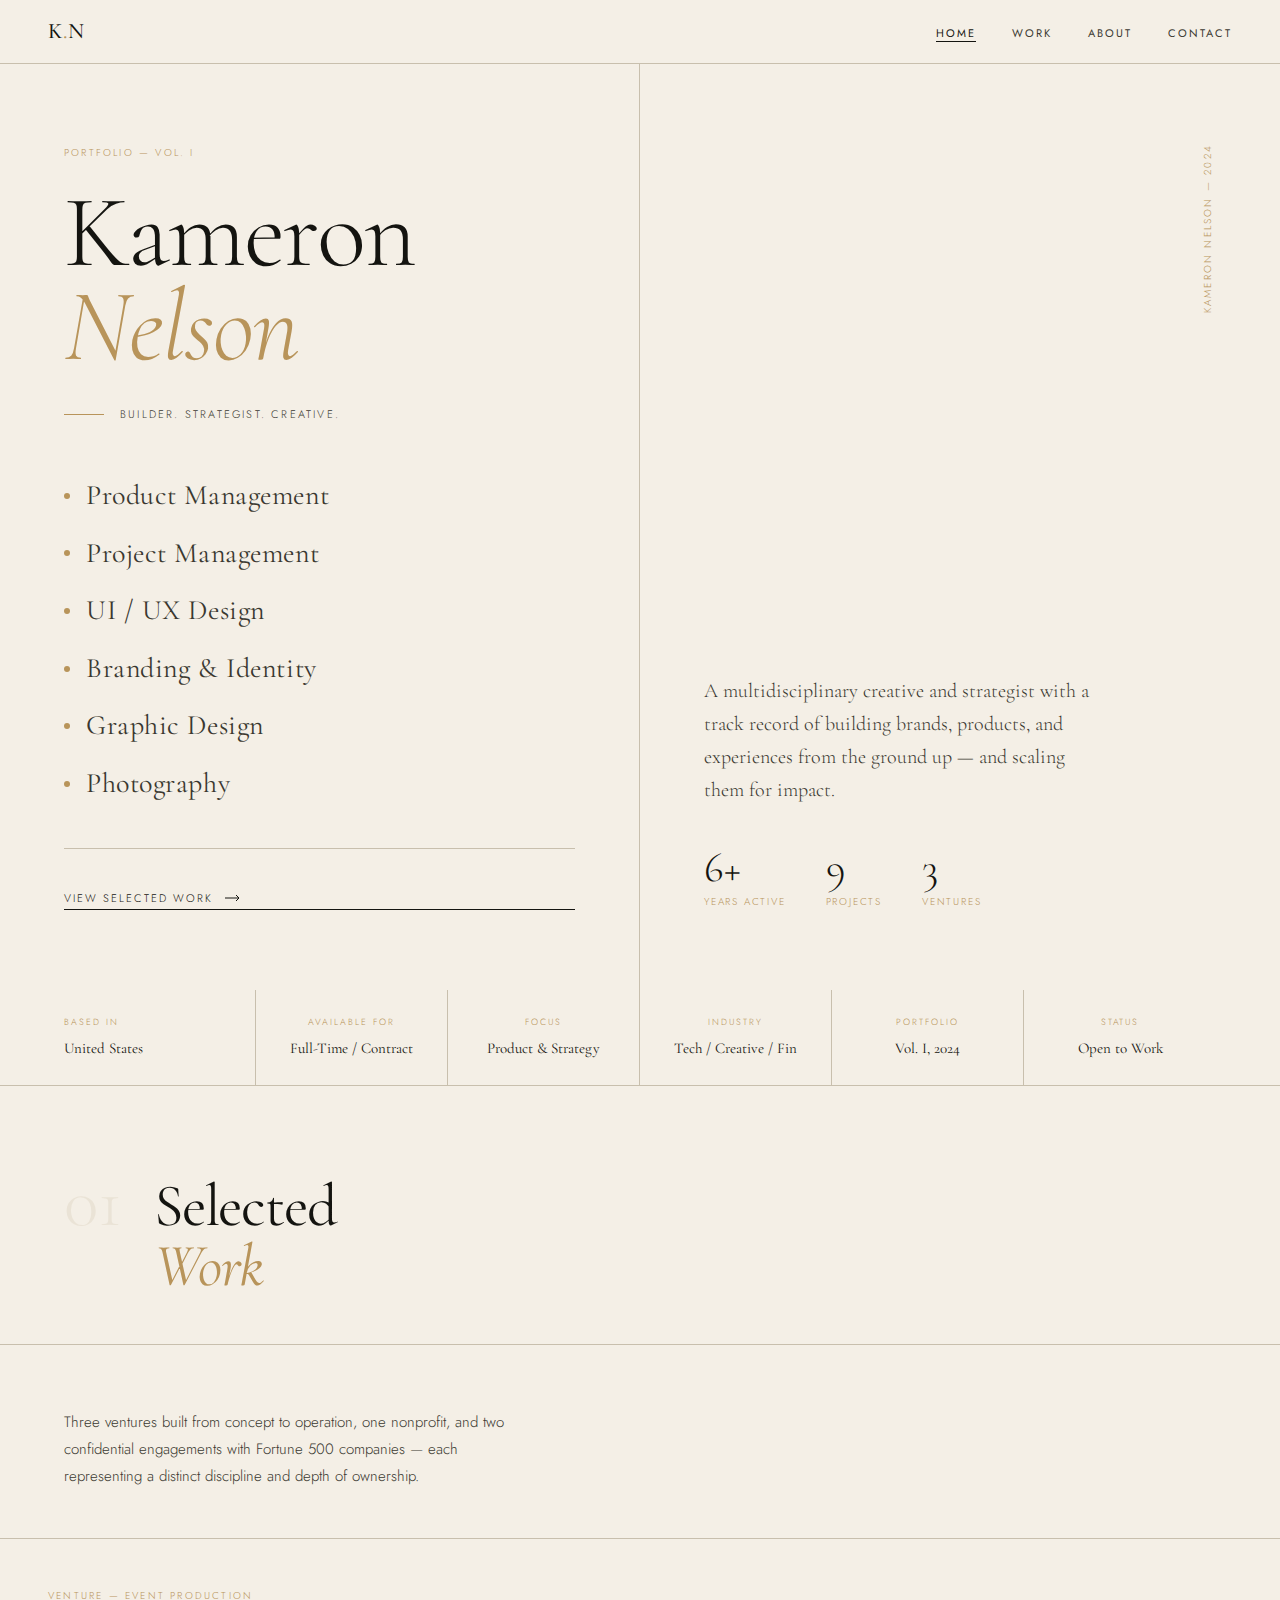
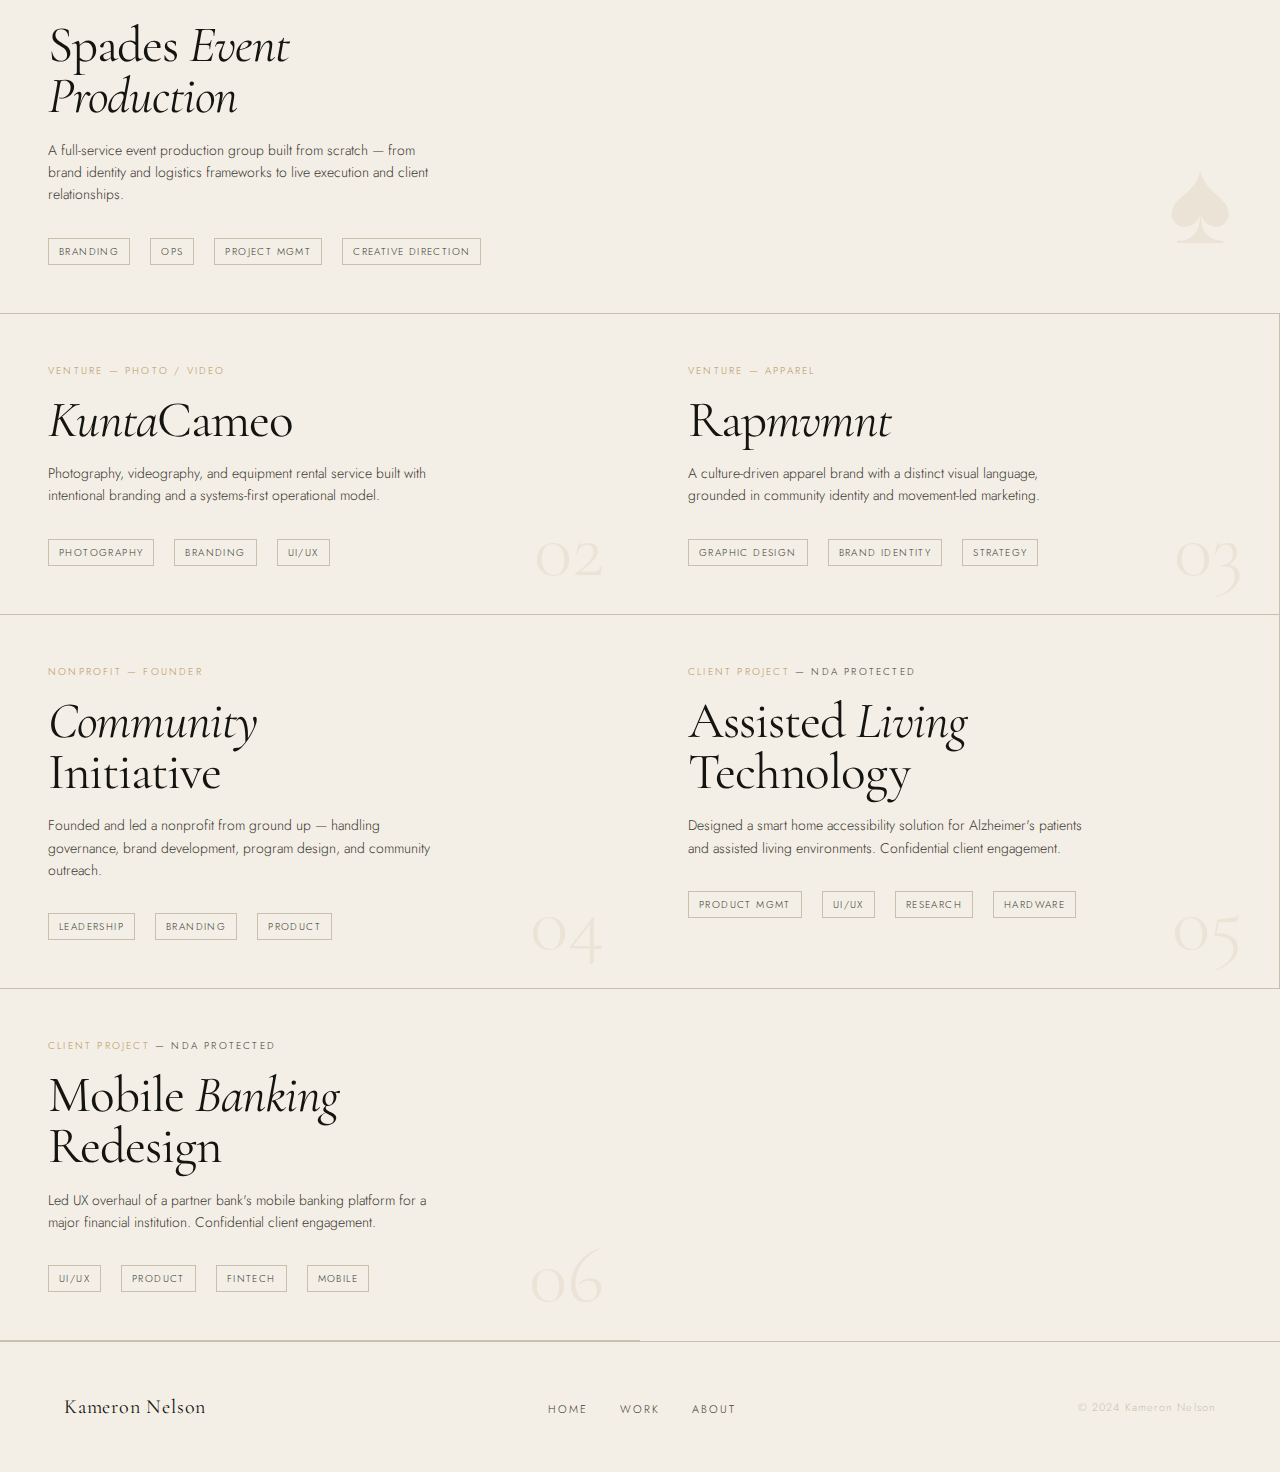
<file: Portfolio/index.html>
<!DOCTYPE html>
<html lang="en">
<head>
  <meta charset="UTF-8" />
  <meta name="viewport" content="width=device-width, initial-scale=1.0" />
  <title>Kameron Nelson — Portfolio</title>
  <link rel="stylesheet" href="styles.css" />
  <style>
    .hero-right-inner {
      display: flex;
      flex-direction: column;
      justify-content: space-between;
      height: 100%;
    }
    .hero-top-right {
      display: flex;
      justify-content: flex-end;
    }
    .hero-bottom-right {
      display: flex;
      flex-direction: column;
      gap: 24px;
      align-items: flex-start;
    }
    .hero-divider {
      width: 100%;
      height: 1px;
      background: var(--rule);
      margin: 40px 0;
    }
    .intro-text {
      font-family: 'Cormorant Garamond', serif;
      font-size: 20px;
      font-weight: 300;
      line-height: 1.65;
      color: var(--ink-light);
      max-width: 400px;
    }
    .intro-text em { font-style: italic; color: var(--gold); }
    .hero-stats {
      display: flex;
      gap: 40px;
      margin-top: 16px;
    }
    .stat-num {
      font-family: 'Cormorant Garamond', serif;
      font-size: 42px;
      font-weight: 300;
      color: var(--ink);
      line-height: 1;
    }
    .stat-label {
      font-size: 10px;
      letter-spacing: 0.18em;
      text-transform: uppercase;
      color: var(--gold);
      margin-top: 4px;
    }
    .overview-strip {
      padding: 0 64px;
      border-bottom: 1px solid var(--rule);
      display: grid;
      grid-template-columns: repeat(6, 1fr);
    }
    .overview-item {
      padding: 24px 0;
      border-right: 1px solid var(--rule);
      padding-right: 24px;
      padding-left: 24px;
      text-align: center;
    }
    .overview-item:first-child { padding-left: 0; text-align: left; }
    .overview-item:last-child { border-right: none; }
    .overview-label {
      font-size: 9px;
      letter-spacing: 0.22em;
      text-transform: uppercase;
      color: var(--gold);
      margin-bottom: 6px;
    }
    .overview-value {
      font-family: 'Cormorant Garamond', serif;
      font-size: 15px;
      font-weight: 400;
    }
    .section-intro {
      padding: 64px 64px 48px;
      max-width: 600px;
    }
    .section-intro p {
      font-size: 15px;
      font-weight: 300;
      color: var(--ink-light);
      line-height: 1.8;
    }
    @media (max-width: 900px) {
      .overview-strip { grid-template-columns: 1fr 1fr 1fr; padding: 0 24px; }
      .section-intro { padding: 48px 24px; }
      .hero-stats { gap: 24px; }
    }
  </style>
</head>
<body>

<nav>
  <a class="nav-logo" href="index.html">K<span>.</span>N</a>
  <ul class="nav-links">
    <li><a href="index.html" class="active">Home</a></li>
    <li><a href="index.html#work">Work</a></li>
    <li><a href="about.html">About</a></li>
    <li><a href="about.html#contact">Contact</a></li>
  </ul>
  <button class="nav-toggle" onclick="this.parentElement.querySelector('.nav-links').style.display = this.parentElement.querySelector('.nav-links').style.display === 'flex' ? 'none' : 'flex'">
    <span></span><span></span><span></span>
  </button>
</nav>

<main>
  <section class="hero">
    <div class="hero-left">
      <p class="hero-issue fade-in fade-in-1">Portfolio — Vol. I</p>
      <h1 class="hero-name fade-in fade-in-2">
        Kameron<br><em>Nelson</em>
      </h1>
      <p class="hero-descriptor fade-in fade-in-3">Builder. Strategist. Creative.</p>
      <ul class="hero-disciplines fade-in fade-in-4">
        <li>Product Management</li>
        <li>Project Management</li>
        <li>UI / UX Design</li>
        <li>Branding &amp; Identity</li>
        <li>Graphic Design</li>
        <li>Photography</li>
      </ul>
      <div class="hero-divider"></div>
      <a href="#work" class="hero-cta fade-in" style="animation-delay:0.7s">
        View Selected Work
        <svg width="16" height="8" viewBox="0 0 16 8" fill="none">
          <path d="M0 4h14M11 1l3 3-3 3" stroke="currentColor" stroke-width="1"/>
        </svg>
      </a>
    </div>
    <div class="hero-right">
      <div class="hero-right-inner fade-in fade-in-2">
        <div class="hero-top-right">
          <span class="hero-vol">Kameron Nelson — 2024</span>
        </div>
        <div class="hero-bottom-right">
          <p class="intro-text">
            A multidisciplinary creative and strategist with a track record of building brands, products, and experiences from the ground up — and scaling them for impact.
          </p>
          <div class="hero-stats">
            <div>
              <div class="stat-num">6+</div>
              <div class="stat-label">Years Active</div>
            </div>
            <div>
              <div class="stat-num">9</div>
              <div class="stat-label">Projects</div>
            </div>
            <div>
              <div class="stat-num">3</div>
              <div class="stat-label">Ventures</div>
            </div>
          </div>
        </div>
      </div>
    </div>
  </section>

  <div class="overview-strip">
    <div class="overview-item">
      <div class="overview-label">Based In</div>
      <div class="overview-value">United States</div>
    </div>
    <div class="overview-item">
      <div class="overview-label">Available For</div>
      <div class="overview-value">Full-Time / Contract</div>
    </div>
    <div class="overview-item">
      <div class="overview-label">Focus</div>
      <div class="overview-value">Product &amp; Strategy</div>
    </div>
    <div class="overview-item">
      <div class="overview-label">Industry</div>
      <div class="overview-value">Tech / Creative / Fin</div>
    </div>
    <div class="overview-item">
      <div class="overview-label">Portfolio</div>
      <div class="overview-value">Vol. I, 2024</div>
    </div>
    <div class="overview-item">
      <div class="overview-label">Status</div>
      <div class="overview-value">Open to Work</div>
    </div>
  </div>

  <div id="work">
    <div class="section-header">
      <span class="section-number">01</span>
      <h2 class="section-title">Selected<br><em>Work</em></h2>
    </div>
    <div class="section-intro">
      <p>Three ventures built from concept to operation, one nonprofit, and two confidential engagements with Fortune 500 companies — each representing a distinct discipline and depth of ownership.</p>
    </div>

    <div class="work-grid">

      <!-- FEATURED: Spades -->
      <a class="work-card featured" href="spades.html">
        <div class="work-card-content">
          <div class="work-card-label">Venture — Event Production</div>
          <h2 class="work-card-title">Spades <em>Event<br>Production</em></h2>
          <p class="work-card-desc">A full-service event production group built from scratch — from brand identity and logistics frameworks to live execution and client relationships.</p>
          <div class="work-card-meta">
            <span class="tag">Branding</span>
            <span class="tag">Ops</span>
            <span class="tag">Project Mgmt</span>
            <span class="tag">Creative Direction</span>
          </div>
        </div>
        <div style="display:flex;align-items:flex-end;justify-content:flex-end;">
          <div style="font-family:'Cormorant Garamond',serif;font-size:120px;font-weight:300;color:var(--cream-dark);line-height:1;">♠</div>
        </div>
      </a>

      <!-- Kuntacameo -->
      <a class="work-card" href="kuntacameo.html">
        <div class="work-card-label">Venture — Photo / Video</div>
        <h2 class="work-card-title"><em>Kunta</em>Cameo</h2>
        <p class="work-card-desc">Photography, videography, and equipment rental service built with intentional branding and a systems-first operational model.</p>
        <div class="work-card-meta">
          <span class="tag">Photography</span>
          <span class="tag">Branding</span>
          <span class="tag">UI/UX</span>
        </div>
        <span class="work-card-number">02</span>
      </a>

      <!-- Rapmvmnt -->
      <a class="work-card" href="rapmvmnt.html">
        <div class="work-card-label">Venture — Apparel</div>
        <h2 class="work-card-title">Rap<em>mvmnt</em></h2>
        <p class="work-card-desc">A culture-driven apparel brand with a distinct visual language, grounded in community identity and movement-led marketing.</p>
        <div class="work-card-meta">
          <span class="tag">Graphic Design</span>
          <span class="tag">Brand Identity</span>
          <span class="tag">Strategy</span>
        </div>
        <span class="work-card-number">03</span>
      </a>

      <!-- Nonprofit -->
      <a class="work-card" href="nonprofit.html">
        <div class="work-card-label">Nonprofit — Founder</div>
        <h2 class="work-card-title"><em>Community</em><br>Initiative</h2>
        <p class="work-card-desc">Founded and led a nonprofit from ground up — handling governance, brand development, program design, and community outreach.</p>
        <div class="work-card-meta">
          <span class="tag">Leadership</span>
          <span class="tag">Branding</span>
          <span class="tag">Product</span>
        </div>
        <span class="work-card-number">04</span>
      </a>

      <!-- Apple -->
      <a class="work-card nda" href="apple-project.html">
        <div class="work-card-label">Client Project</div>
        <h2 class="work-card-title">Assisted <em>Living</em><br>Technology</h2>
        <p class="work-card-desc">Designed a smart home accessibility solution for Alzheimer's patients and assisted living environments. Confidential client engagement.</p>
        <div class="work-card-meta">
          <span class="tag">Product Mgmt</span>
          <span class="tag">UI/UX</span>
          <span class="tag">Research</span>
          <span class="tag">Hardware</span>
        </div>
        <span class="work-card-number">05</span>
      </a>

      <!-- JP Morgan -->
      <a class="work-card nda" href="jpmorgan-project.html">
        <div class="work-card-label">Client Project</div>
        <h2 class="work-card-title">Mobile <em>Banking</em><br>Redesign</h2>
        <p class="work-card-desc">Led UX overhaul of a partner bank's mobile banking platform for a major financial institution. Confidential client engagement.</p>
        <div class="work-card-meta">
          <span class="tag">UI/UX</span>
          <span class="tag">Product</span>
          <span class="tag">FinTech</span>
          <span class="tag">Mobile</span>
        </div>
        <span class="work-card-number">06</span>
      </a>

    </div>
  </div>

  <footer>
    <span class="footer-name">Kameron Nelson</span>
    <ul class="footer-links">
      <li><a href="index.html">Home</a></li>
      <li><a href="index.html#work">Work</a></li>
      <li><a href="about.html">About</a></li>
    </ul>
    <span class="footer-copy">© 2024 Kameron Nelson</span>
  </footer>
</main>

</body>
</html>
</file>
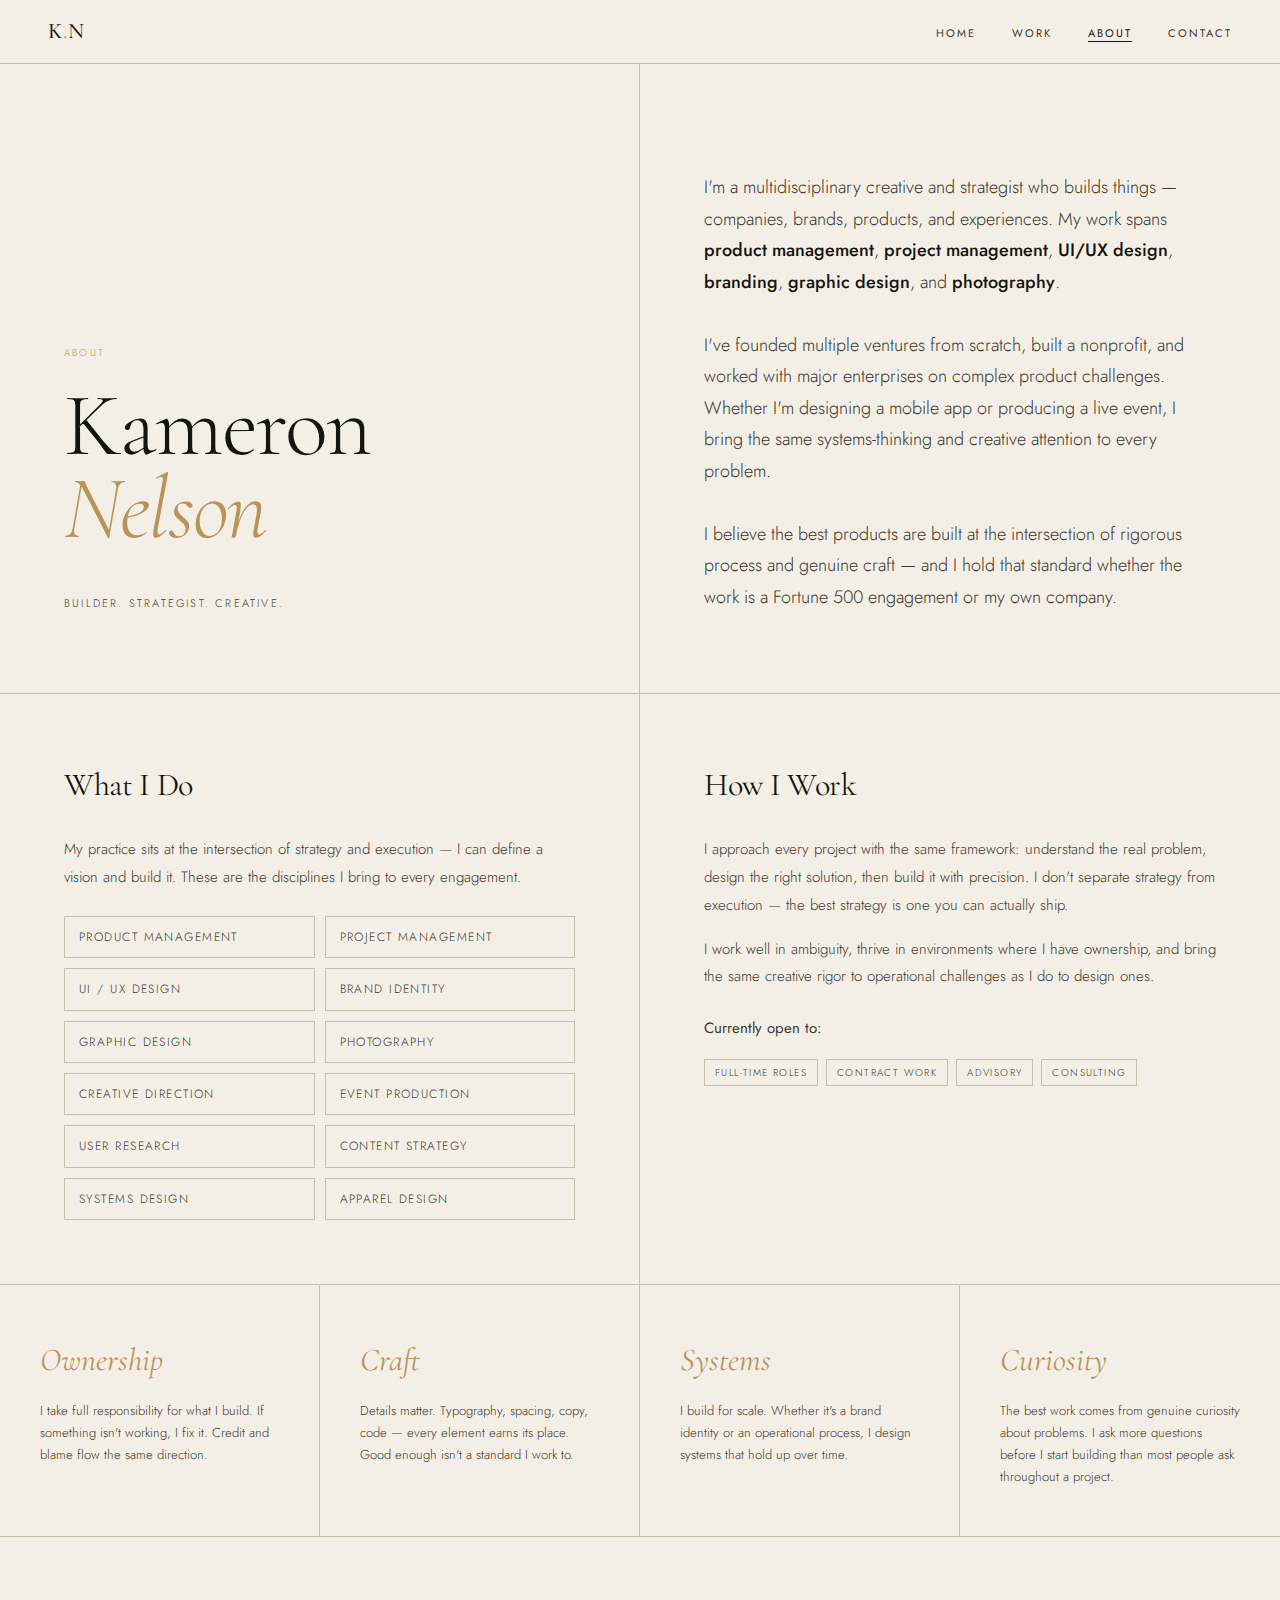
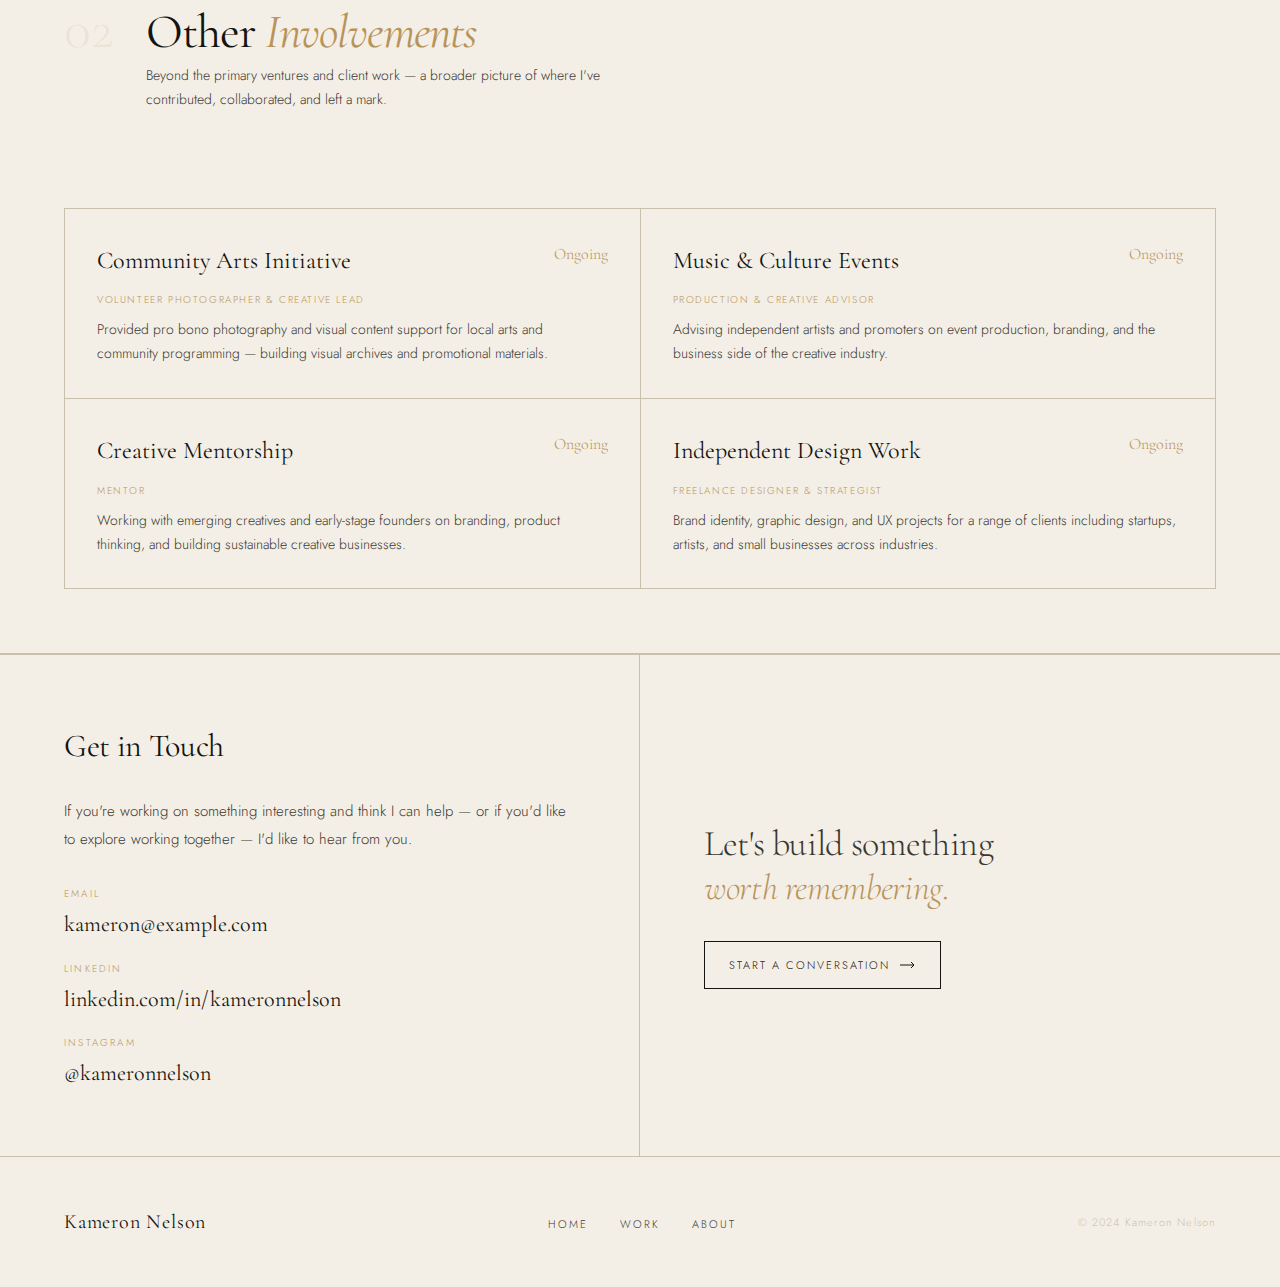
<file: Portfolio/about.html>
<!DOCTYPE html>
<html lang="en">
<head>
  <meta charset="UTF-8" />
  <meta name="viewport" content="width=device-width, initial-scale=1.0" />
  <title>About — Kameron Nelson</title>
  <link rel="stylesheet" href="styles.css" />
  <style>
    .about-intro-name {
      font-family: 'Cormorant Garamond', serif;
      font-size: clamp(56px, 7vw, 100px);
      font-weight: 300;
      line-height: 0.92;
      letter-spacing: -0.02em;
      margin-bottom: 24px;
    }
    .about-intro-name em { font-style: italic; color: var(--gold); }
    .about-intro-body {
      font-size: 18px;
      font-weight: 300;
      line-height: 1.75;
      color: var(--ink-light);
      max-width: 480px;
    }
    .about-intro-body strong {
      font-weight: 500;
      color: var(--ink);
    }
    .contact-area {
      display: flex;
      flex-direction: column;
      gap: 16px;
    }
    .contact-label {
      font-size: 10px;
      letter-spacing: 0.22em;
      text-transform: uppercase;
      color: var(--gold);
      margin-bottom: 4px;
    }
    .contact-value {
      font-family: 'Cormorant Garamond', serif;
      font-size: 22px;
      font-weight: 400;
      color: var(--ink);
    }
    .contact-value a {
      color: inherit;
      text-decoration: none;
      transition: color 0.2s;
    }
    .contact-value a:hover { color: var(--gold); }
    .contact-cta {
      display: inline-flex;
      align-items: center;
      gap: 10px;
      margin-top: 8px;
      font-size: 11px;
      letter-spacing: 0.18em;
      text-transform: uppercase;
      text-decoration: none;
      color: var(--ink);
      border: 1px solid var(--ink);
      padding: 14px 24px;
      transition: all 0.2s;
    }
    .contact-cta:hover {
      background: var(--ink);
      color: var(--cream);
    }
    .involvements-section {
      padding: 64px;
      border-bottom: 1px solid var(--rule);
    }
    .involvements-section h2 {
      font-family: 'Cormorant Garamond', serif;
      font-size: 48px;
      font-weight: 400;
      letter-spacing: -0.02em;
      margin-bottom: 8px;
    }
    .involvements-section h2 em { font-style: italic; color: var(--gold); }
    .involvements-subtitle {
      font-size: 14px;
      font-weight: 300;
      color: var(--ink-light);
      margin-bottom: 48px;
      max-width: 480px;
    }
    .involvements-grid {
      display: grid;
      grid-template-columns: 1fr 1fr;
      gap: 1px;
      background: var(--rule);
      border: 1px solid var(--rule);
    }
    .involvement-card {
      background: var(--cream);
      padding: 32px;
      transition: background 0.2s;
    }
    .involvement-card:hover { background: var(--cream-dark); }
    .inv-header {
      display: flex;
      justify-content: space-between;
      align-items: flex-start;
      margin-bottom: 10px;
    }
    .inv-title {
      font-family: 'Cormorant Garamond', serif;
      font-size: 24px;
      font-weight: 400;
    }
    .inv-year {
      font-family: 'Cormorant Garamond', serif;
      font-size: 16px;
      font-weight: 300;
      color: var(--gold);
    }
    .inv-role {
      font-size: 10px;
      letter-spacing: 0.16em;
      text-transform: uppercase;
      color: var(--gold);
      margin-bottom: 10px;
    }
    .inv-desc {
      font-size: 14px;
      font-weight: 300;
      color: var(--ink-light);
      line-height: 1.7;
    }
    .values-row {
      display: grid;
      grid-template-columns: repeat(4, 1fr);
      border-bottom: 1px solid var(--rule);
    }
    .value-item {
      padding: 48px 40px;
      border-right: 1px solid var(--rule);
    }
    .value-item:last-child { border-right: none; }
    .value-word {
      font-family: 'Cormorant Garamond', serif;
      font-size: 32px;
      font-weight: 400;
      margin-bottom: 12px;
    }
    .value-word em { font-style: italic; color: var(--gold); }
    .value-desc {
      font-size: 13px;
      font-weight: 300;
      color: var(--ink-light);
      line-height: 1.7;
    }
    @media(max-width:900px){
      .involvements-section { padding: 48px 24px; }
      .involvements-grid { grid-template-columns: 1fr; }
      .values-row { grid-template-columns: 1fr 1fr; }
      .value-item { border-right: none; border-bottom: 1px solid var(--rule); }
    }
  </style>
</head>
<body>

<nav>
  <a class="nav-logo" href="index.html">K<span>.</span>N</a>
  <ul class="nav-links">
    <li><a href="index.html">Home</a></li>
    <li><a href="index.html#work">Work</a></li>
    <li><a href="about.html" class="active">About</a></li>
    <li><a href="#contact">Contact</a></li>
  </ul>
  <button class="nav-toggle" onclick="this.parentElement.querySelector('.nav-links').style.display = this.parentElement.querySelector('.nav-links').style.display === 'flex' ? 'none' : 'flex'">
    <span></span><span></span><span></span>
  </button>
</nav>

<main>

  <!-- ABOUT HERO -->
  <div class="about-hero fade-in">
    <div class="about-hero-left">
      <p style="font-size:10px; letter-spacing:0.22em; text-transform:uppercase; color:var(--gold); margin-bottom:24px;">About</p>
      <h1 class="about-intro-name">
        Kameron<br><em>Nelson</em>
      </h1>
      <p style="font-size:11px; letter-spacing:0.2em; text-transform:uppercase; color:var(--ink-light); margin-top: 20px;">Builder. Strategist. Creative.</p>
    </div>
    <div class="about-hero-right">
      <div></div>
      <p class="about-intro-body">
        I'm a multidisciplinary creative and strategist who builds things — companies, brands, products, and experiences. My work spans <strong>product management</strong>, <strong>project management</strong>, <strong>UI/UX design</strong>, <strong>branding</strong>, <strong>graphic design</strong>, and <strong>photography</strong>.
        <br /><br />
        I've founded multiple ventures from scratch, built a nonprofit, and worked with major enterprises on complex product challenges. Whether I'm designing a mobile app or producing a live event, I bring the same systems-thinking and creative attention to every problem.
        <br /><br />
        I believe the best products are built at the intersection of rigorous process and genuine craft — and I hold that standard whether the work is a Fortune 500 engagement or my own company.
      </p>
    </div>
  </div>

  <!-- DISCIPLINES -->
  <div class="about-body">
    <div class="about-col">
      <h3>What I Do</h3>
      <p>My practice sits at the intersection of strategy and execution — I can define a vision and build it. These are the disciplines I bring to every engagement.</p>
      <div class="skills-list" style="margin-top:24px;">
        <div class="skill-item">Product Management</div>
        <div class="skill-item">Project Management</div>
        <div class="skill-item">UI / UX Design</div>
        <div class="skill-item">Brand Identity</div>
        <div class="skill-item">Graphic Design</div>
        <div class="skill-item">Photography</div>
        <div class="skill-item">Creative Direction</div>
        <div class="skill-item">Event Production</div>
        <div class="skill-item">User Research</div>
        <div class="skill-item">Content Strategy</div>
        <div class="skill-item">Systems Design</div>
        <div class="skill-item">Apparel Design</div>
      </div>
    </div>
    <div class="about-col">
      <h3>How I Work</h3>
      <p>I approach every project with the same framework: understand the real problem, design the right solution, then build it with precision. I don't separate strategy from execution — the best strategy is one you can actually ship.</p>
      <p>I work well in ambiguity, thrive in environments where I have ownership, and bring the same creative rigor to operational challenges as I do to design ones.</p>
      <p style="margin-top:24px;"><strong>Currently open to:</strong></p>
      <div class="role-tags" style="margin-top: 12px;">
        <span class="tag">Full-Time Roles</span>
        <span class="tag">Contract Work</span>
        <span class="tag">Advisory</span>
        <span class="tag">Consulting</span>
      </div>
    </div>
  </div>

  <!-- VALUES -->
  <div class="values-row">
    <div class="value-item">
      <div class="value-word"><em>Ownership</em></div>
      <div class="value-desc">I take full responsibility for what I build. If something isn't working, I fix it. Credit and blame flow the same direction.</div>
    </div>
    <div class="value-item">
      <div class="value-word"><em>Craft</em></div>
      <div class="value-desc">Details matter. Typography, spacing, copy, code — every element earns its place. Good enough isn't a standard I work to.</div>
    </div>
    <div class="value-item">
      <div class="value-word"><em>Systems</em></div>
      <div class="value-desc">I build for scale. Whether it's a brand identity or an operational process, I design systems that hold up over time.</div>
    </div>
    <div class="value-item">
      <div class="value-word"><em>Curiosity</em></div>
      <div class="value-desc">The best work comes from genuine curiosity about problems. I ask more questions before I start building than most people ask throughout a project.</div>
    </div>
  </div>

  <!-- OTHER INVOLVEMENTS -->
  <div class="involvements-section" id="involvements">
    <div class="section-header" style="padding: 0; margin-bottom: 48px; border:none;">
      <span class="section-number" style="font-size:56px;">02</span>
      <div>
        <h2 class="section-title">Other <em>Involvements</em></h2>
        <p class="involvements-subtitle">Beyond the primary ventures and client work — a broader picture of where I've contributed, collaborated, and left a mark.</p>
      </div>
    </div>

    <div class="involvements-grid">

      <div class="involvement-card">
        <div class="inv-header">
          <div class="inv-title">Community Arts Initiative</div>
          <div class="inv-year">Ongoing</div>
        </div>
        <div class="inv-role">Volunteer Photographer & Creative Lead</div>
        <div class="inv-desc">Provided pro bono photography and visual content support for local arts and community programming — building visual archives and promotional materials.</div>
      </div>

      <div class="involvement-card">
        <div class="inv-header">
          <div class="inv-title">Music & Culture Events</div>
          <div class="inv-year">Ongoing</div>
        </div>
        <div class="inv-role">Production & Creative Advisor</div>
        <div class="inv-desc">Advising independent artists and promoters on event production, branding, and the business side of the creative industry.</div>
      </div>

      <div class="involvement-card">
        <div class="inv-header">
          <div class="inv-title">Creative Mentorship</div>
          <div class="inv-year">Ongoing</div>
        </div>
        <div class="inv-role">Mentor</div>
        <div class="inv-desc">Working with emerging creatives and early-stage founders on branding, product thinking, and building sustainable creative businesses.</div>
      </div>

      <div class="involvement-card">
        <div class="inv-header">
          <div class="inv-title">Independent Design Work</div>
          <div class="inv-year">Ongoing</div>
        </div>
        <div class="inv-role">Freelance Designer & Strategist</div>
        <div class="inv-desc">Brand identity, graphic design, and UX projects for a range of clients including startups, artists, and small businesses across industries.</div>
      </div>

      <!-- ADD MORE INVOLVEMENTS BELOW — duplicate this card as needed -->
      <!--
      <div class="involvement-card">
        <div class="inv-header">
          <div class="inv-title">[Organization / Initiative Name]</div>
          <div class="inv-year">[Year or Ongoing]</div>
        </div>
        <div class="inv-role">[Your Role]</div>
        <div class="inv-desc">[Brief description of your involvement and impact]</div>
      </div>
      -->

    </div>
  </div>

  <!-- CONTACT -->
  <div id="contact" class="about-body" style="border-bottom:none; border-top: 1px solid var(--rule);">
    <div class="about-col">
      <h3 style="margin-bottom:24px;">Get in Touch</h3>
      <p>If you're working on something interesting and think I can help — or if you'd like to explore working together — I'd like to hear from you.</p>
      <div class="contact-area" style="margin-top:32px;">
        <div>
          <div class="contact-label">Email</div>
          <!-- UPDATE: Add your email -->
          <div class="contact-value"><a href="mailto:kameron@example.com">kameron@example.com</a></div>
        </div>
        <div>
          <div class="contact-label">LinkedIn</div>
          <!-- UPDATE: Add your LinkedIn -->
          <div class="contact-value"><a href="#" target="_blank">linkedin.com/in/kameronnelson</a></div>
        </div>
        <div>
          <div class="contact-label">Instagram</div>
          <!-- UPDATE: Add your Instagram -->
          <div class="contact-value"><a href="#" target="_blank">@kameronnelson</a></div>
        </div>
      </div>
    </div>
    <div class="about-col" style="display:flex; align-items:center;">
      <div>
        <p style="font-family:'Cormorant Garamond',serif; font-size:36px; font-weight:300; line-height:1.2; margin-bottom:24px; letter-spacing:-0.01em;">
          Let's build something<br><em style="color:var(--gold);">worth remembering.</em>
        </p>
        <a class="contact-cta" href="mailto:kameron@example.com">
          Start a Conversation
          <svg width="16" height="8" viewBox="0 0 16 8" fill="none">
            <path d="M0 4h14M11 1l3 3-3 3" stroke="currentColor" stroke-width="1"/>
          </svg>
        </a>
      </div>
    </div>
  </div>

  <footer>
    <span class="footer-name">Kameron Nelson</span>
    <ul class="footer-links">
      <li><a href="index.html">Home</a></li>
      <li><a href="index.html#work">Work</a></li>
      <li><a href="about.html">About</a></li>
    </ul>
    <span class="footer-copy">© 2024 Kameron Nelson</span>
  </footer>

</main>

</body>
</html>
</file>
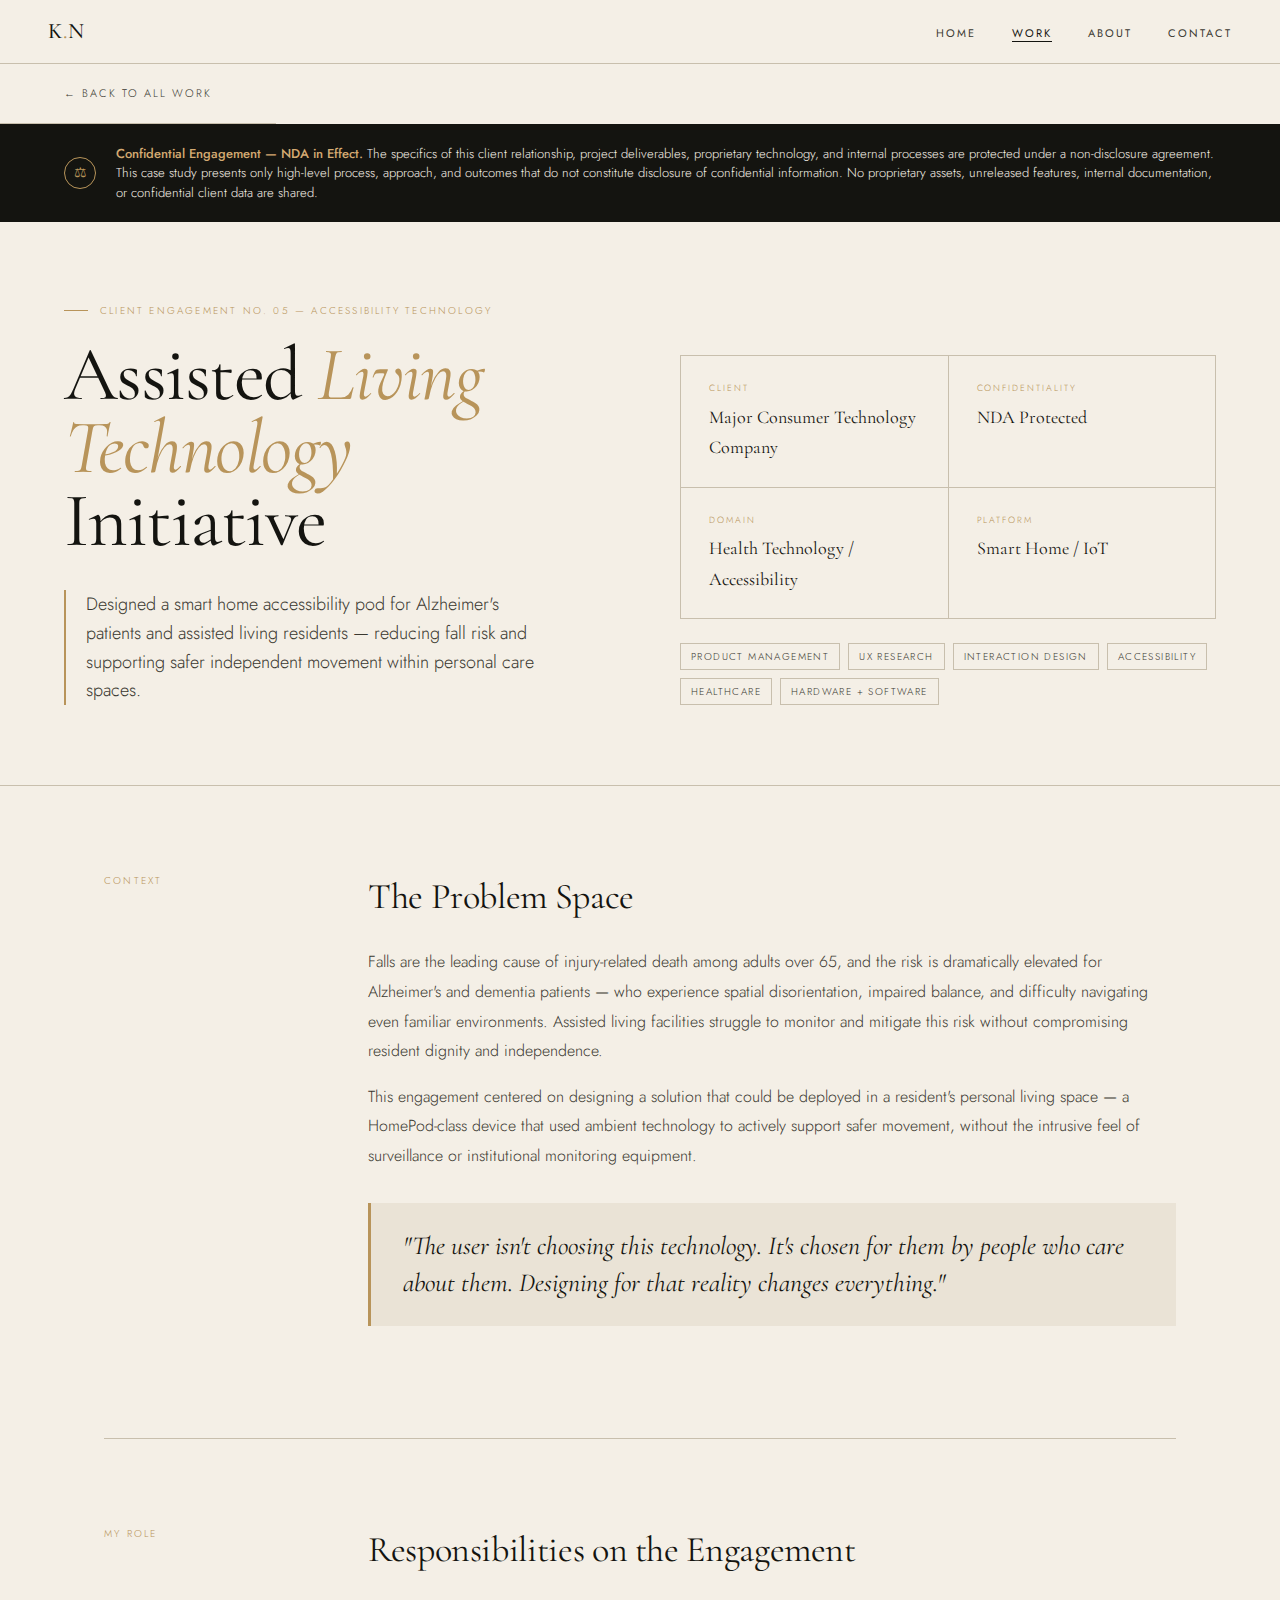
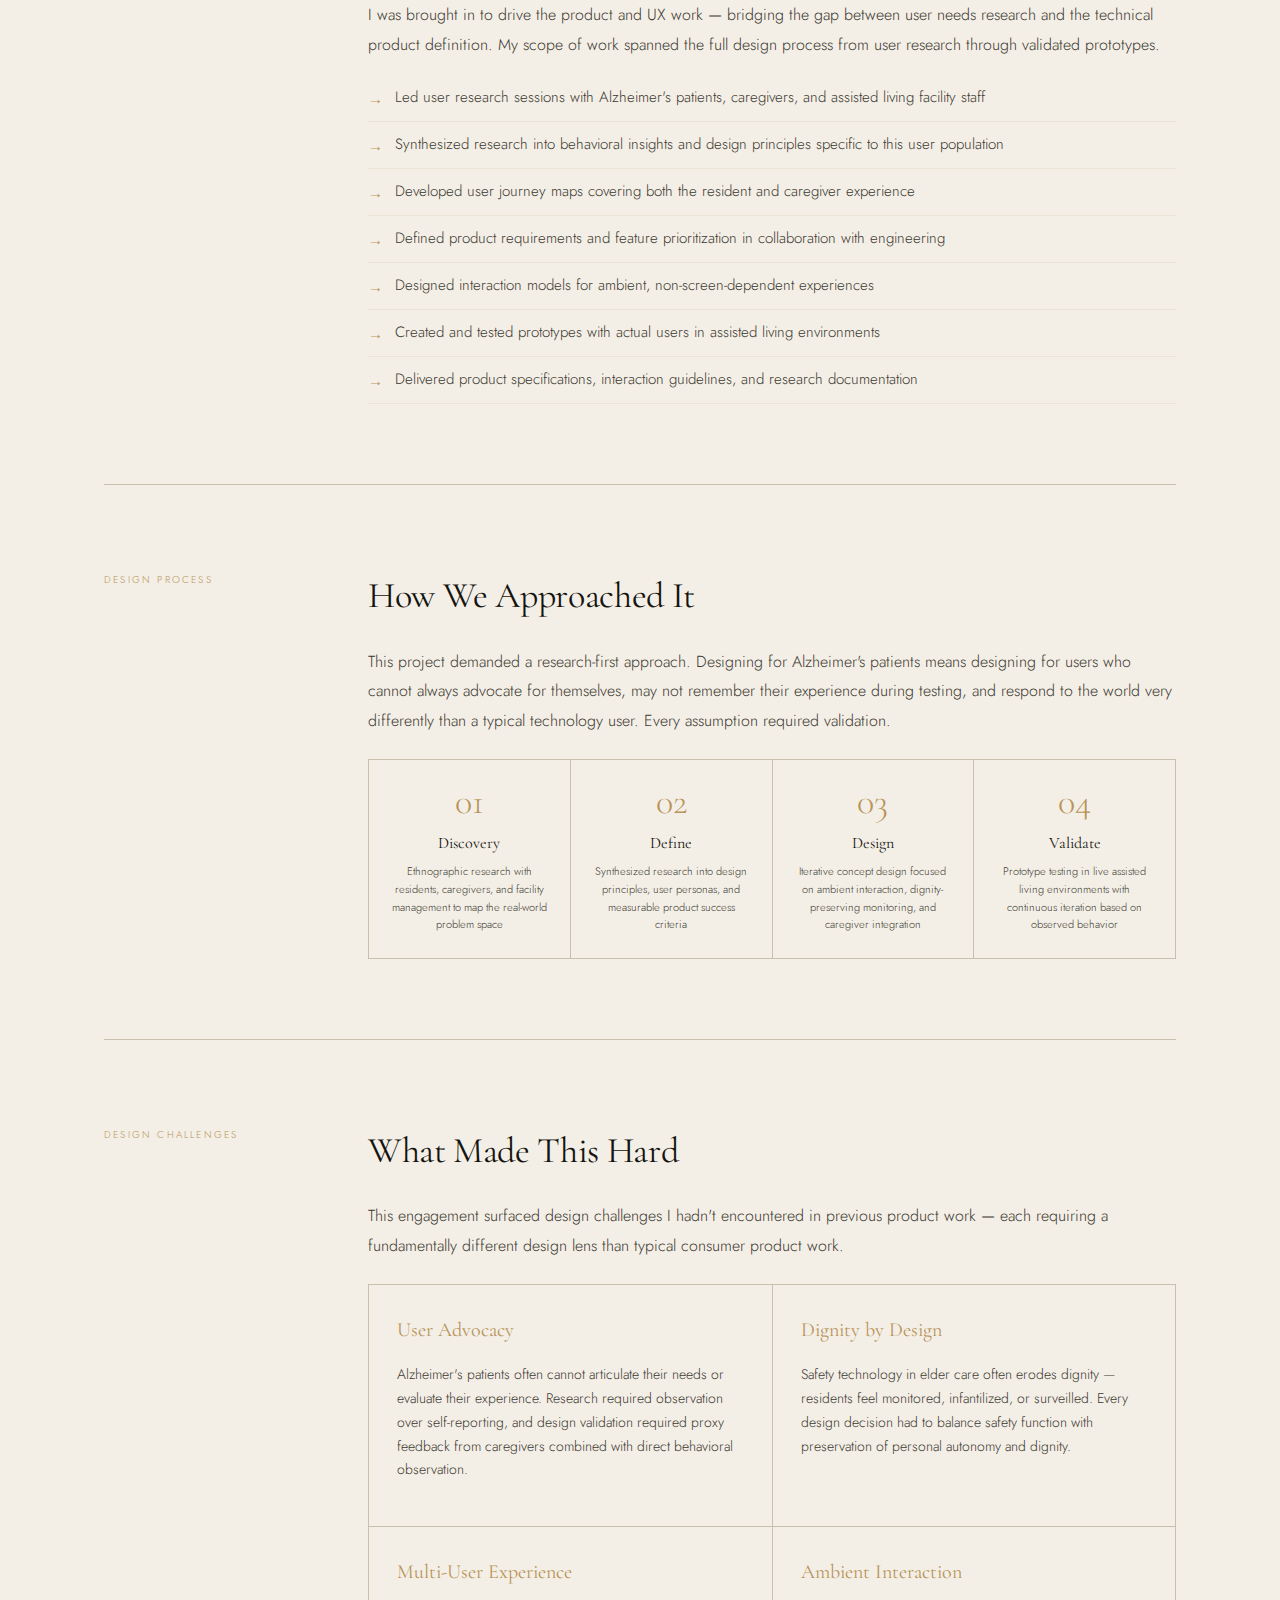
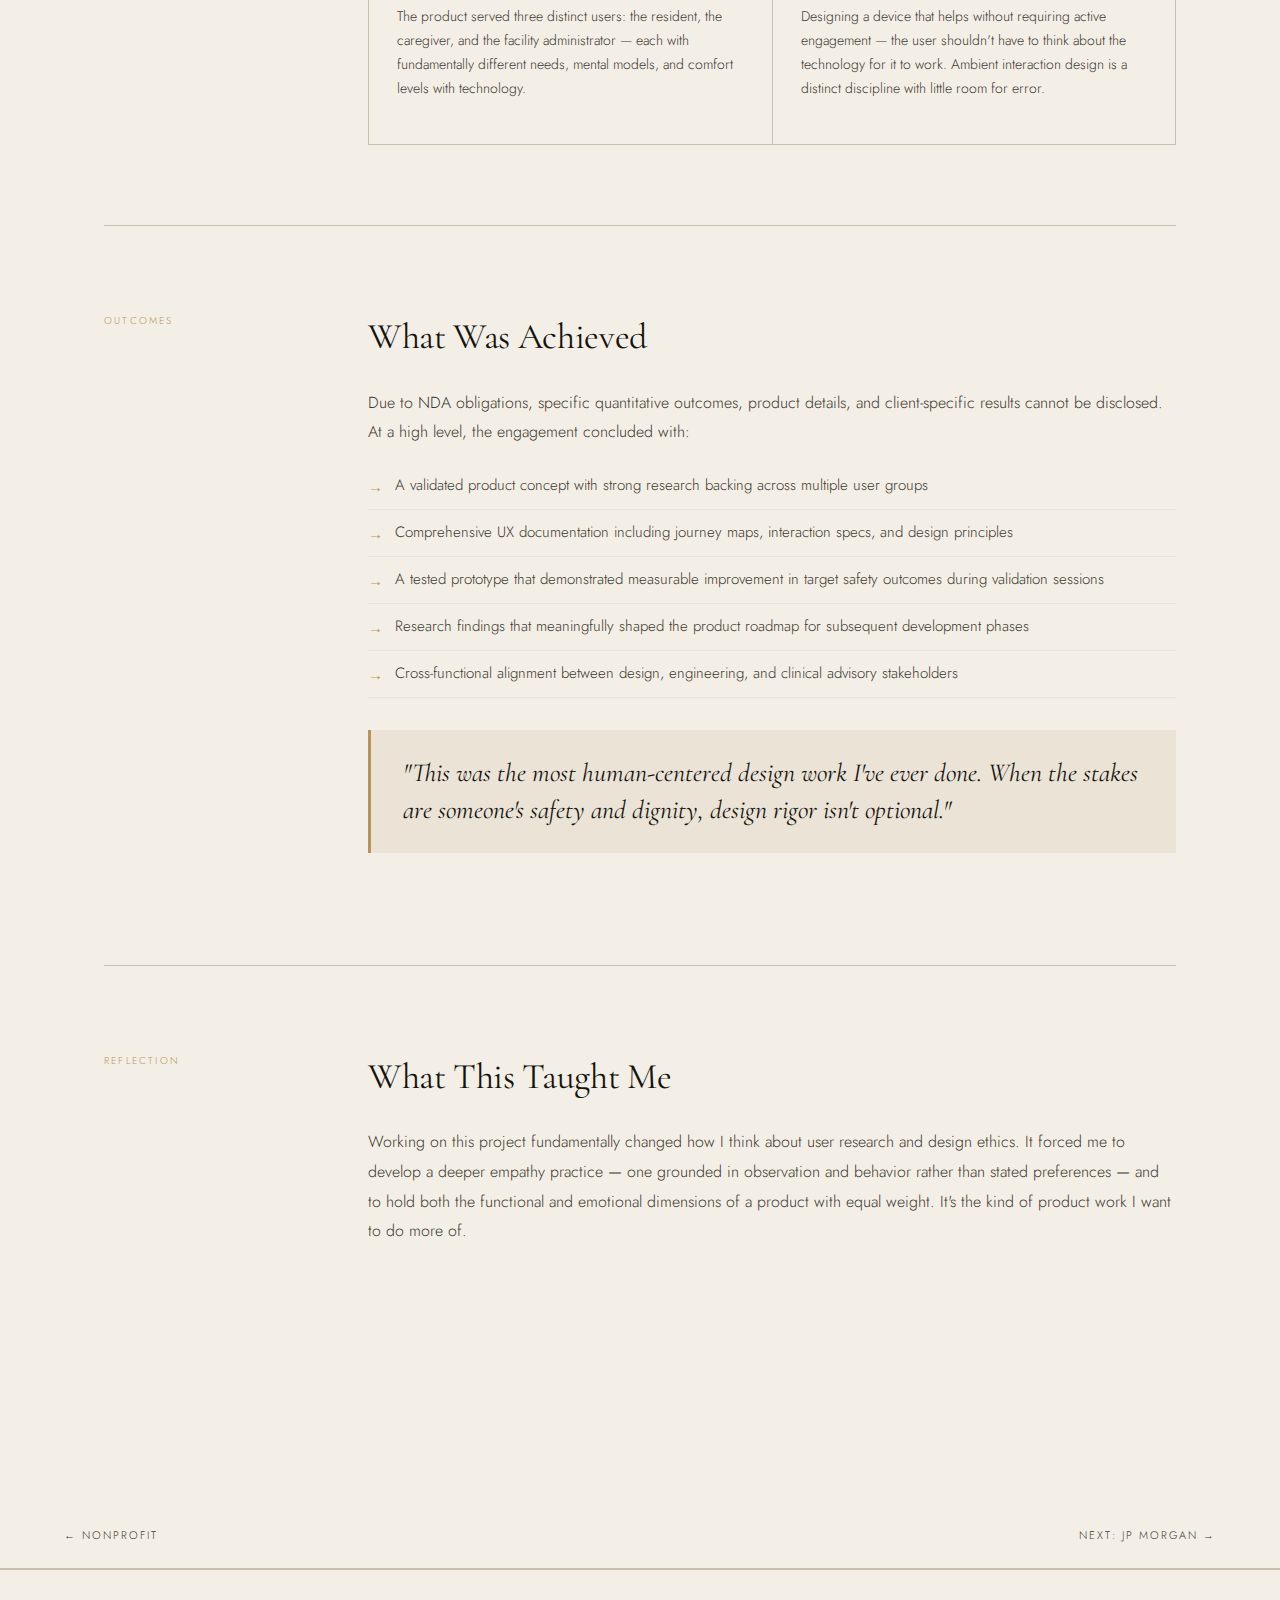
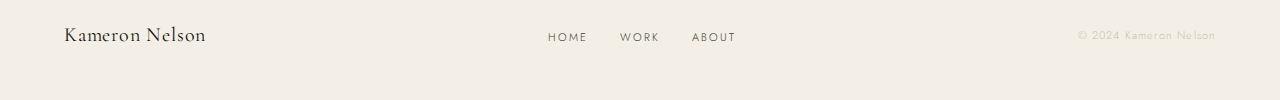
<file: Portfolio/apple-project.html>
<!DOCTYPE html>
<html lang="en">
<head>
  <meta charset="UTF-8" />
  <meta name="viewport" content="width=device-width, initial-scale=1.0" />
  <title>Assisted Living Technology — Kameron Nelson</title>
  <link rel="stylesheet" href="styles.css" />
  <style>
    .nav-case {
      display: flex;
      justify-content: space-between;
      padding: 24px 64px;
      border-bottom: 1px solid var(--rule);
    }
    .nav-case a {
      font-size: 11px;
      letter-spacing: 0.18em;
      text-transform: uppercase;
      text-decoration: none;
      color: var(--ink-light);
      transition: color 0.2s;
    }
    .nav-case a:hover { color: var(--gold); }
    .process-steps {
      display: grid;
      grid-template-columns: repeat(4, 1fr);
      gap: 1px;
      background: var(--rule);
      border: 1px solid var(--rule);
      margin-top: 24px;
    }
    .step-item {
      background: var(--cream);
      padding: 24px 20px;
      text-align: center;
    }
    .step-num {
      font-family: 'Cormorant Garamond', serif;
      font-size: 36px;
      font-weight: 300;
      color: var(--gold);
      line-height: 1;
      margin-bottom: 10px;
    }
    .step-name {
      font-family: 'Cormorant Garamond', serif;
      font-size: 16px;
      font-weight: 400;
      margin-bottom: 6px;
    }
    .step-desc {
      font-size: 11px;
      font-weight: 300;
      color: var(--ink-light);
      line-height: 1.6;
    }
    .challenge-row {
      display: grid;
      grid-template-columns: 1fr 1fr;
      gap: 1px;
      background: var(--rule);
      border: 1px solid var(--rule);
      margin-top: 24px;
    }
    .challenge-col {
      background: var(--cream);
      padding: 28px;
    }
    .challenge-col h4 {
      font-family: 'Cormorant Garamond', serif;
      font-size: 20px;
      font-weight: 400;
      margin-bottom: 16px;
      color: var(--gold);
    }
    @media(max-width:900px){
      .nav-case{padding:20px 24px; flex-wrap:wrap; gap:12px;}
      .process-steps{grid-template-columns:1fr 1fr;}
      .challenge-row{grid-template-columns:1fr;}
    }
  </style>
</head>
<body>

<nav>
  <a class="nav-logo" href="index.html">K<span>.</span>N</a>
  <ul class="nav-links">
    <li><a href="index.html">Home</a></li>
    <li><a href="index.html#work" class="active">Work</a></li>
    <li><a href="about.html">About</a></li>
    <li><a href="about.html#contact">Contact</a></li>
  </ul>
  <button class="nav-toggle" onclick="this.parentElement.querySelector('.nav-links').style.display = this.parentElement.querySelector('.nav-links').style.display === 'flex' ? 'none' : 'flex'">
    <span></span><span></span><span></span>
  </button>
</nav>

<main>
  <a class="back-link" href="index.html">← Back to All Work</a>

  <!-- NDA DISCLAIMER -->
  <div class="nda-banner">
    <div class="nda-icon">⚖</div>
    <div class="nda-text">
      <strong>Confidential Engagement — NDA in Effect.</strong> The specifics of this client relationship, project deliverables, proprietary technology, and internal processes are protected under a non-disclosure agreement. This case study presents only high-level process, approach, and outcomes that do not constitute disclosure of confidential information. No proprietary assets, unreleased features, internal documentation, or confidential client data are shared.
    </div>
  </div>

  <div class="case-hero fade-in">
    <div class="case-hero-left">
      <p class="case-kicker">Client Engagement No. 05 — Accessibility Technology</p>
      <h1 class="case-title">Assisted <em>Living<br>Technology</em><br>Initiative</h1>
      <p class="case-subtitle">Designed a smart home accessibility pod for Alzheimer's patients and assisted living residents — reducing fall risk and supporting safer independent movement within personal care spaces.</p>
    </div>
    <div>
      <div class="case-meta">
        <div class="case-meta-item">
          <div class="case-meta-label">Client</div>
          <div class="case-meta-value">Major Consumer Technology Company</div>
        </div>
        <div class="case-meta-item">
          <div class="case-meta-label">Confidentiality</div>
          <div class="case-meta-value">NDA Protected</div>
        </div>
        <div class="case-meta-item">
          <div class="case-meta-label">Domain</div>
          <div class="case-meta-value">Health Technology / Accessibility</div>
        </div>
        <div class="case-meta-item">
          <div class="case-meta-label">Platform</div>
          <div class="case-meta-value">Smart Home / IoT</div>
        </div>
      </div>
      <div style="margin-top:24px;">
        <div class="role-tags">
          <span class="tag">Product Management</span>
          <span class="tag">UX Research</span>
          <span class="tag">Interaction Design</span>
          <span class="tag">Accessibility</span>
          <span class="tag">Healthcare</span>
          <span class="tag">Hardware + Software</span>
        </div>
      </div>
    </div>
  </div>

  <div class="case-body">

    <div class="case-section fade-in">
      <div class="case-section-label">Context</div>
      <div class="case-section-content">
        <h3>The Problem Space</h3>
        <p>Falls are the leading cause of injury-related death among adults over 65, and the risk is dramatically elevated for Alzheimer's and dementia patients — who experience spatial disorientation, impaired balance, and difficulty navigating even familiar environments. Assisted living facilities struggle to monitor and mitigate this risk without compromising resident dignity and independence.</p>
        <p>This engagement centered on designing a solution that could be deployed in a resident's personal living space — a HomePod-class device that used ambient technology to actively support safer movement, without the intrusive feel of surveillance or institutional monitoring equipment.</p>

        <div class="pull-quote">
          <p>"The user isn't choosing this technology. It's chosen for them by people who care about them. Designing for that reality changes everything."</p>
        </div>
      </div>
    </div>

    <div class="case-section fade-in">
      <div class="case-section-label">My Role</div>
      <div class="case-section-content">
        <h3>Responsibilities on the Engagement</h3>
        <p>I was brought in to drive the product and UX work — bridging the gap between user needs research and the technical product definition. My scope of work spanned the full design process from user research through validated prototypes.</p>
        <ul>
          <li>Led user research sessions with Alzheimer's patients, caregivers, and assisted living facility staff</li>
          <li>Synthesized research into behavioral insights and design principles specific to this user population</li>
          <li>Developed user journey maps covering both the resident and caregiver experience</li>
          <li>Defined product requirements and feature prioritization in collaboration with engineering</li>
          <li>Designed interaction models for ambient, non-screen-dependent experiences</li>
          <li>Created and tested prototypes with actual users in assisted living environments</li>
          <li>Delivered product specifications, interaction guidelines, and research documentation</li>
        </ul>
      </div>
    </div>

    <div class="case-section fade-in">
      <div class="case-section-label">Design Process</div>
      <div class="case-section-content">
        <h3>How We Approached It</h3>
        <p>This project demanded a research-first approach. Designing for Alzheimer's patients means designing for users who cannot always advocate for themselves, may not remember their experience during testing, and respond to the world very differently than a typical technology user. Every assumption required validation.</p>

        <div class="process-steps">
          <div class="step-item">
            <div class="step-num">01</div>
            <div class="step-name">Discovery</div>
            <div class="step-desc">Ethnographic research with residents, caregivers, and facility management to map the real-world problem space</div>
          </div>
          <div class="step-item">
            <div class="step-num">02</div>
            <div class="step-name">Define</div>
            <div class="step-desc">Synthesized research into design principles, user personas, and measurable product success criteria</div>
          </div>
          <div class="step-item">
            <div class="step-num">03</div>
            <div class="step-name">Design</div>
            <div class="step-desc">Iterative concept design focused on ambient interaction, dignity-preserving monitoring, and caregiver integration</div>
          </div>
          <div class="step-item">
            <div class="step-num">04</div>
            <div class="step-name">Validate</div>
            <div class="step-desc">Prototype testing in live assisted living environments with continuous iteration based on observed behavior</div>
          </div>
        </div>
      </div>
    </div>

    <div class="case-section fade-in">
      <div class="case-section-label">Design Challenges</div>
      <div class="case-section-content">
        <h3>What Made This Hard</h3>
        <p>This engagement surfaced design challenges I hadn't encountered in previous product work — each requiring a fundamentally different design lens than typical consumer product work.</p>

        <div class="challenge-row">
          <div class="challenge-col">
            <h4>User Advocacy</h4>
            <p class="offering-desc" style="font-size:14px; font-weight:300; color:var(--ink-light); line-height:1.7;">Alzheimer's patients often cannot articulate their needs or evaluate their experience. Research required observation over self-reporting, and design validation required proxy feedback from caregivers combined with direct behavioral observation.</p>
          </div>
          <div class="challenge-col">
            <h4>Dignity by Design</h4>
            <p class="offering-desc" style="font-size:14px; font-weight:300; color:var(--ink-light); line-height:1.7;">Safety technology in elder care often erodes dignity — residents feel monitored, infantilized, or surveilled. Every design decision had to balance safety function with preservation of personal autonomy and dignity.</p>
          </div>
          <div class="challenge-col">
            <h4>Multi-User Experience</h4>
            <p class="offering-desc" style="font-size:14px; font-weight:300; color:var(--ink-light); line-height:1.7;">The product served three distinct users: the resident, the caregiver, and the facility administrator — each with fundamentally different needs, mental models, and comfort levels with technology.</p>
          </div>
          <div class="challenge-col">
            <h4>Ambient Interaction</h4>
            <p class="offering-desc" style="font-size:14px; font-weight:300; color:var(--ink-light); line-height:1.7;">Designing a device that helps without requiring active engagement — the user shouldn't have to think about the technology for it to work. Ambient interaction design is a distinct discipline with little room for error.</p>
          </div>
        </div>
      </div>
    </div>

    <div class="case-section fade-in">
      <div class="case-section-label">Outcomes</div>
      <div class="case-section-content">
        <h3>What Was Achieved</h3>
        <p>Due to NDA obligations, specific quantitative outcomes, product details, and client-specific results cannot be disclosed. At a high level, the engagement concluded with:</p>
        <ul>
          <li>A validated product concept with strong research backing across multiple user groups</li>
          <li>Comprehensive UX documentation including journey maps, interaction specs, and design principles</li>
          <li>A tested prototype that demonstrated measurable improvement in target safety outcomes during validation sessions</li>
          <li>Research findings that meaningfully shaped the product roadmap for subsequent development phases</li>
          <li>Cross-functional alignment between design, engineering, and clinical advisory stakeholders</li>
        </ul>

        <div class="pull-quote">
          <p>"This was the most human-centered design work I've ever done. When the stakes are someone's safety and dignity, design rigor isn't optional."</p>
        </div>
      </div>
    </div>

    <div class="case-section fade-in">
      <div class="case-section-label">Reflection</div>
      <div class="case-section-content">
        <h3>What This Taught Me</h3>
        <p>Working on this project fundamentally changed how I think about user research and design ethics. It forced me to develop a deeper empathy practice — one grounded in observation and behavior rather than stated preferences — and to hold both the functional and emotional dimensions of a product with equal weight. It's the kind of product work I want to do more of.</p>
      </div>
    </div>

  </div>

  <div class="nav-case">
    <a href="nonprofit.html">← Nonprofit</a>
    <a href="jpmorgan-project.html">Next: JP Morgan →</a>
  </div>

  <footer>
    <span class="footer-name">Kameron Nelson</span>
    <ul class="footer-links">
      <li><a href="index.html">Home</a></li>
      <li><a href="index.html#work">Work</a></li>
      <li><a href="about.html">About</a></li>
    </ul>
    <span class="footer-copy">© 2024 Kameron Nelson</span>
  </footer>
</main>

</body>
</html>
</file>
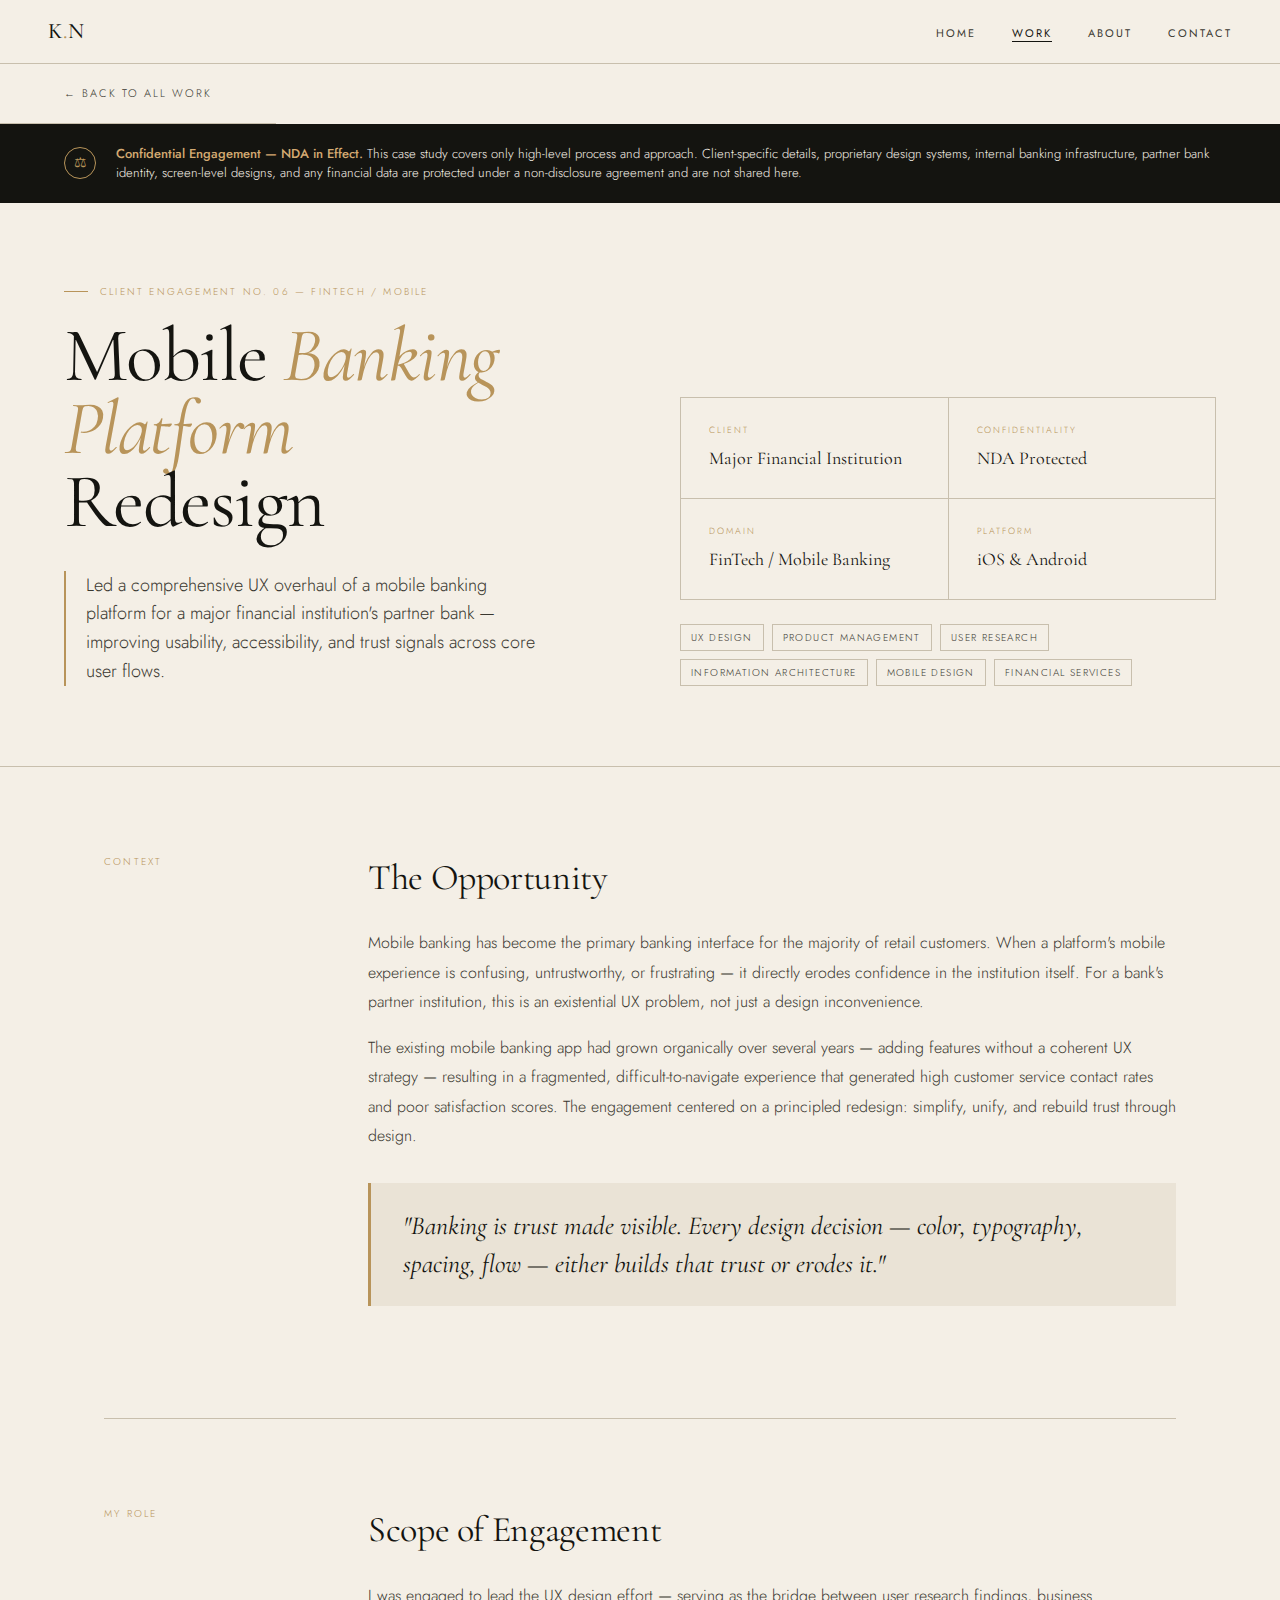
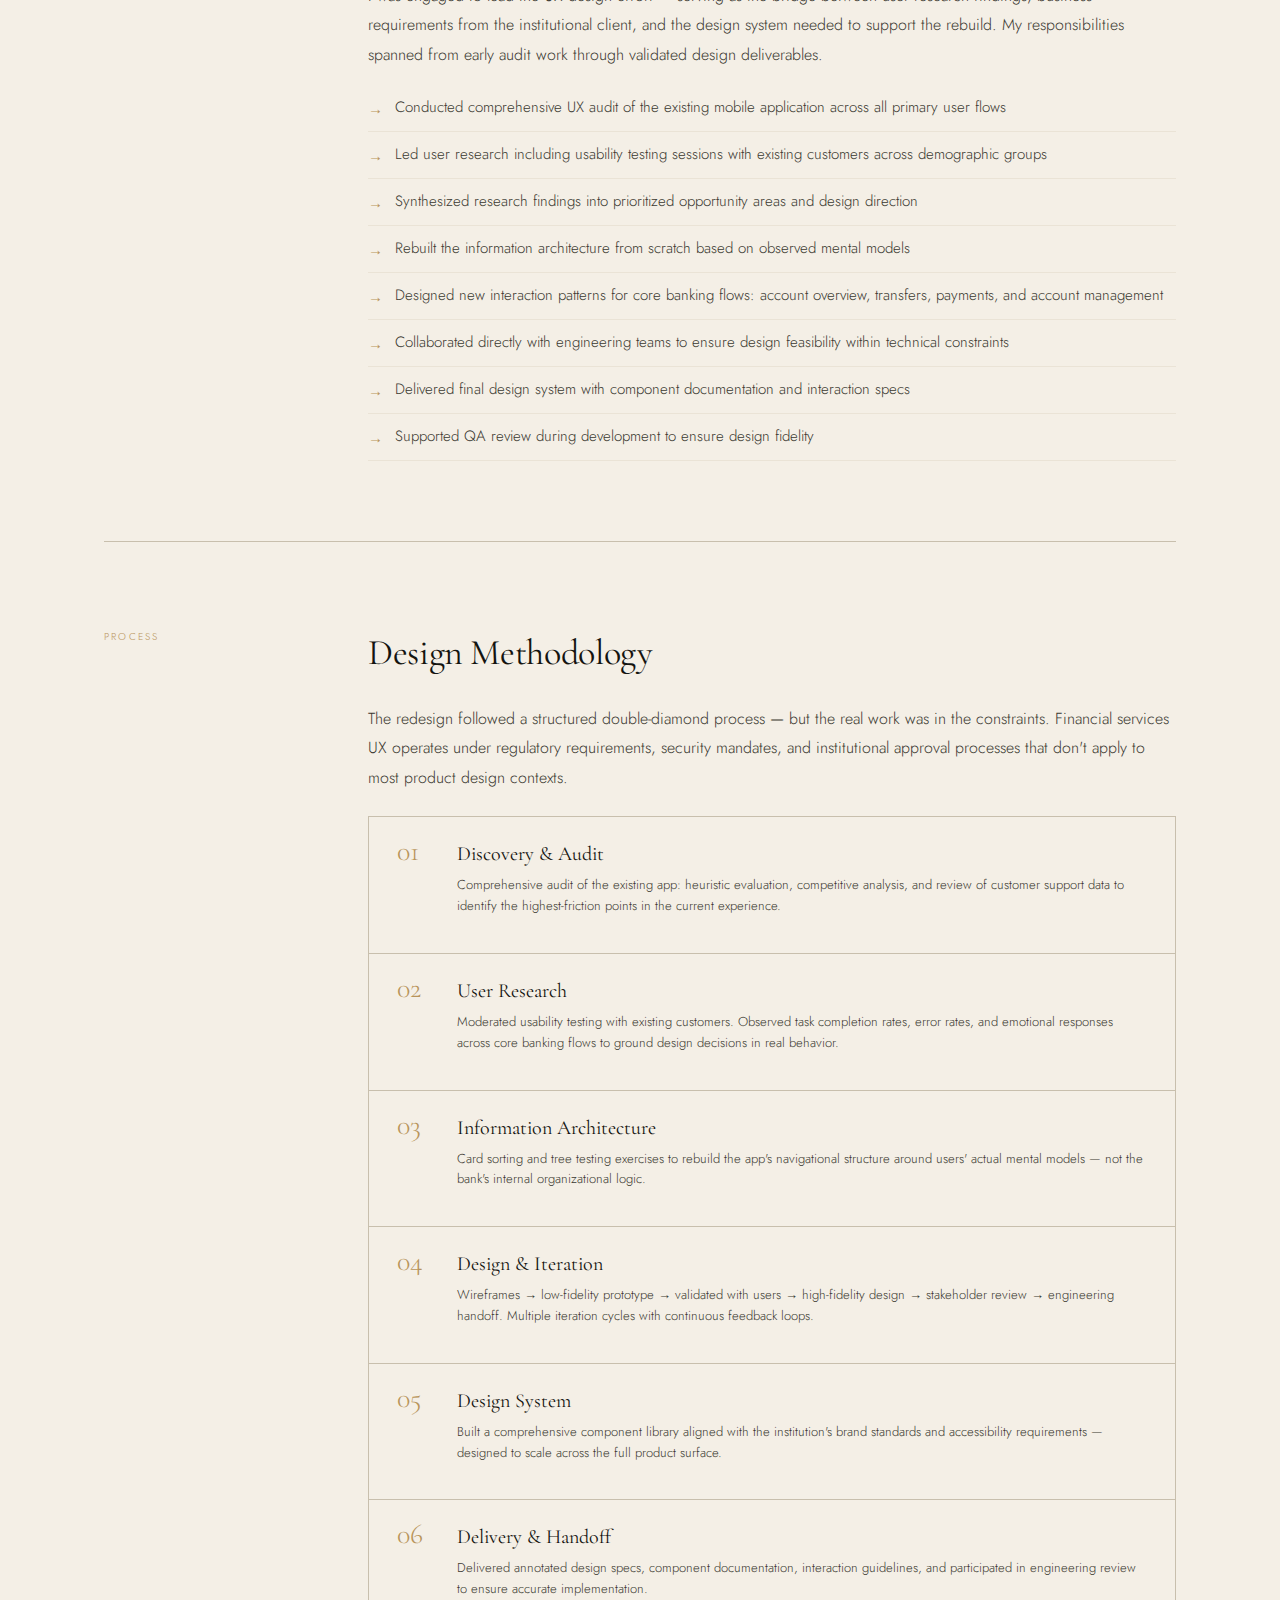
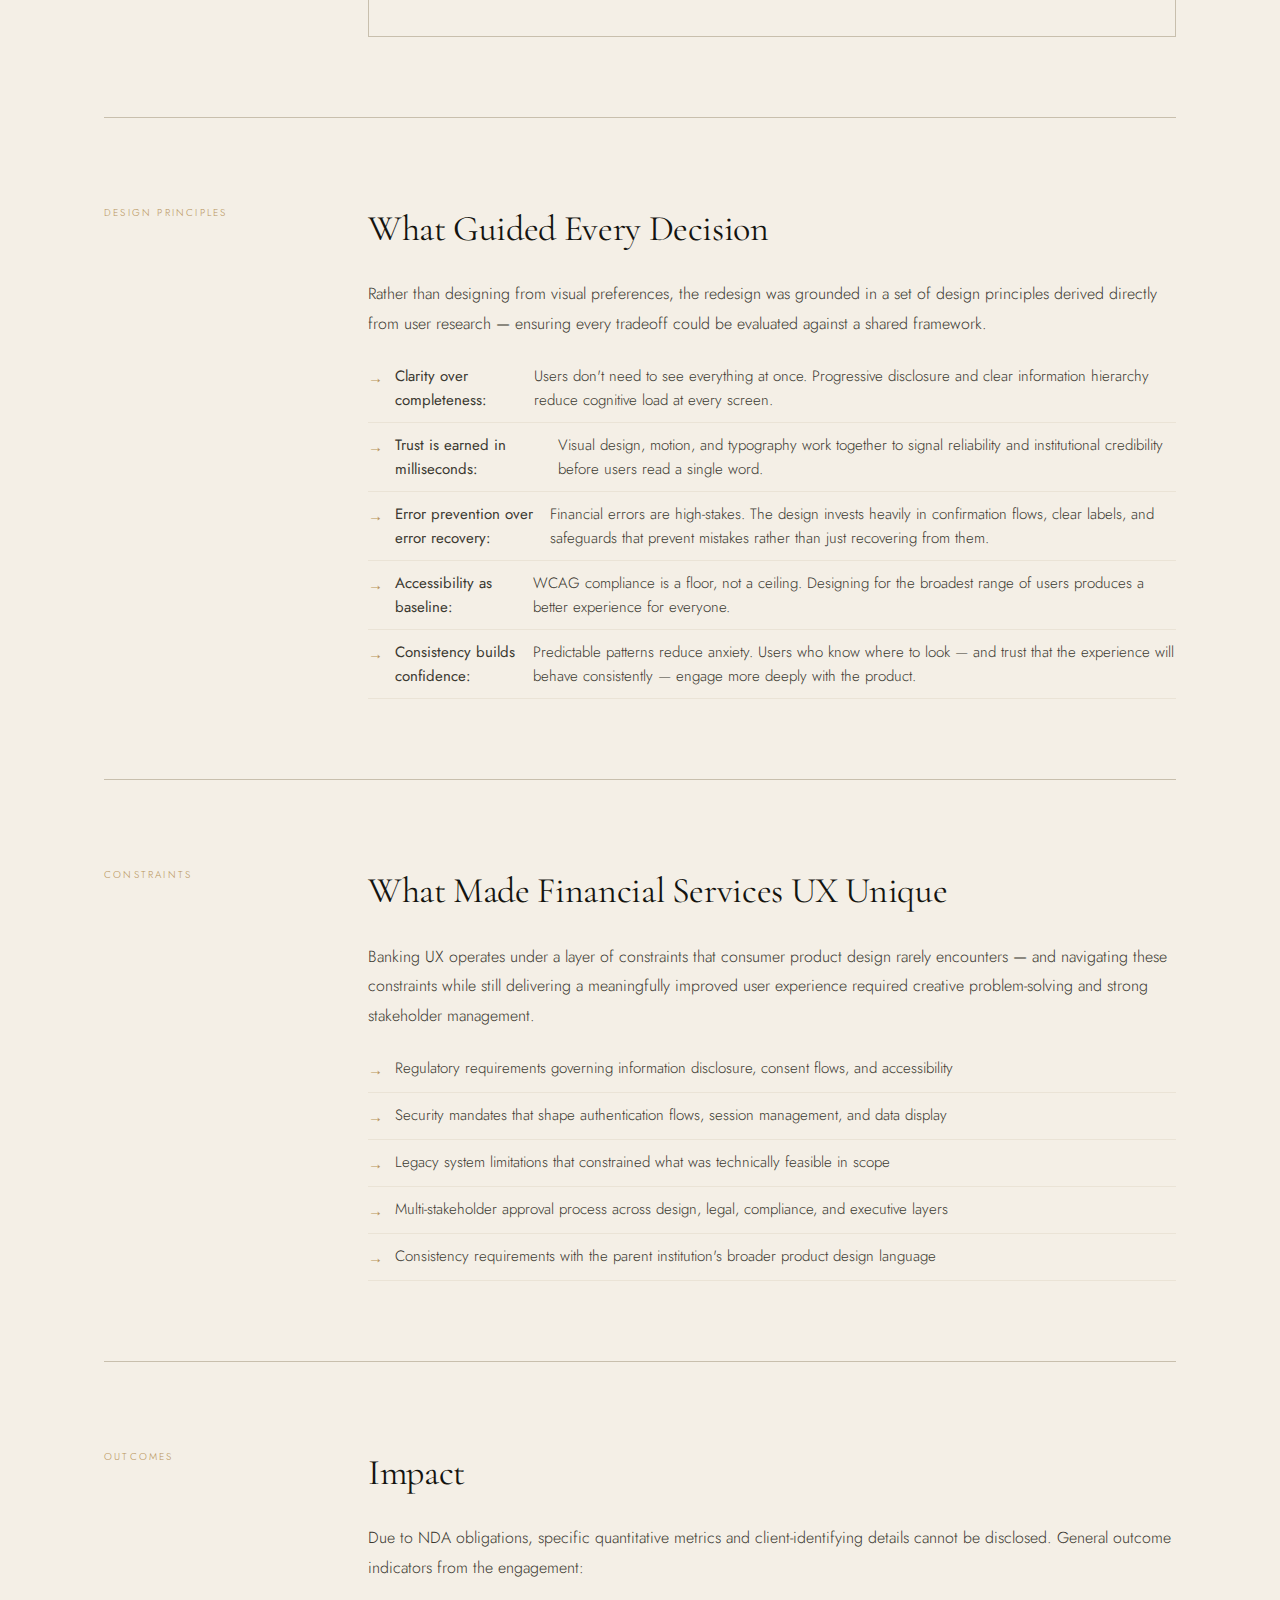
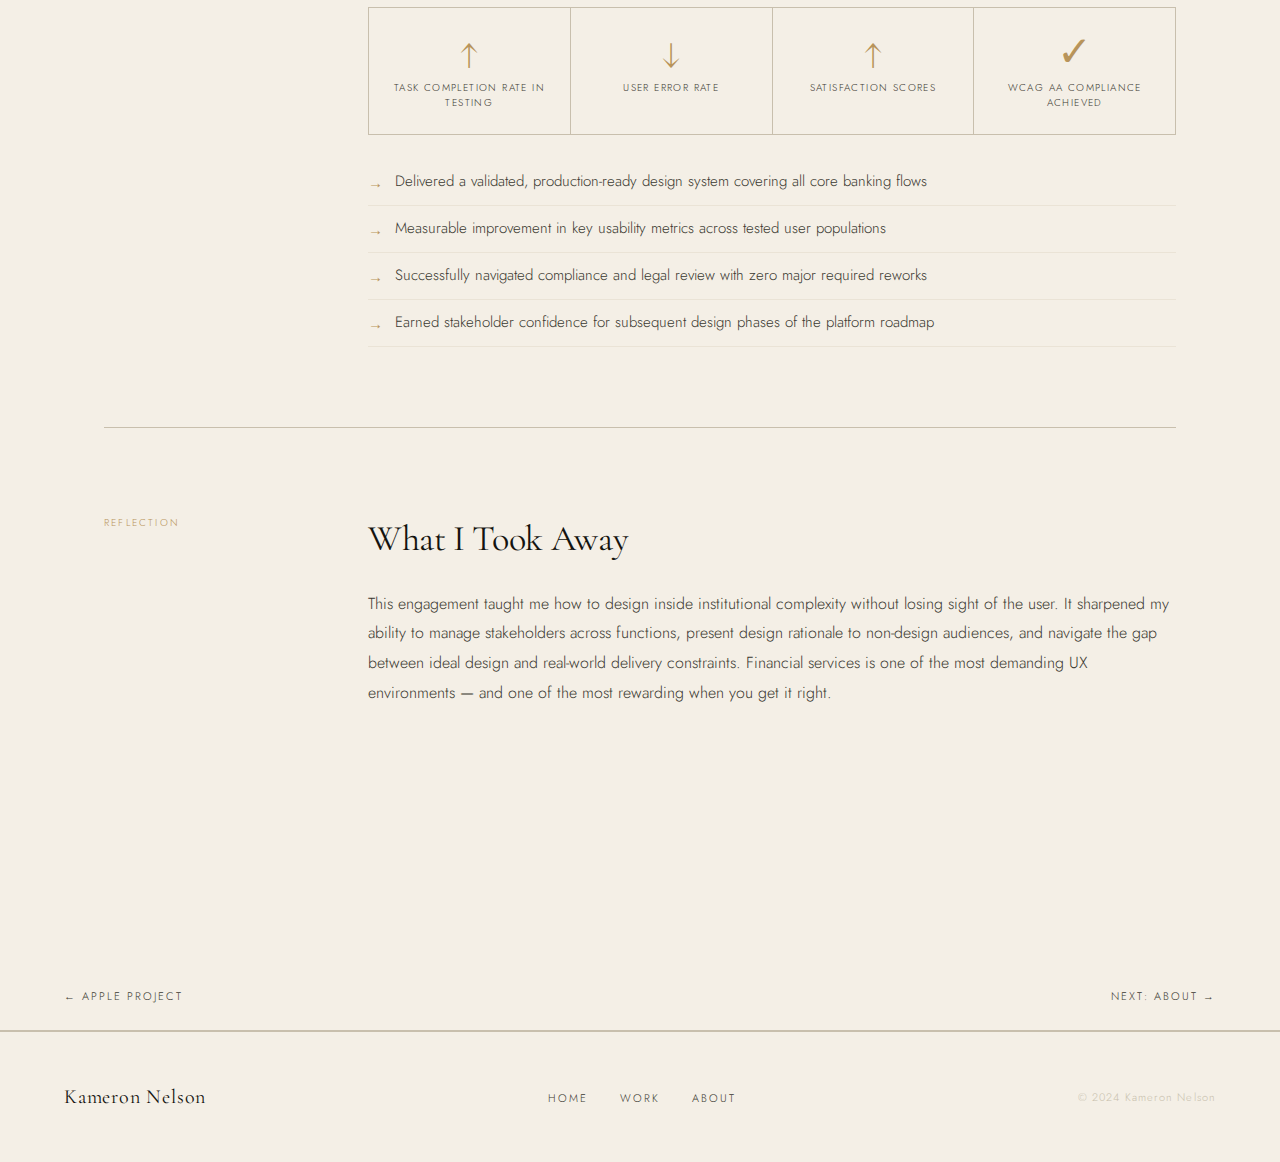
<file: Portfolio/jpmorgan-project.html>
<!DOCTYPE html>
<html lang="en">
<head>
  <meta charset="UTF-8" />
  <meta name="viewport" content="width=device-width, initial-scale=1.0" />
  <title>Mobile Banking Redesign — Kameron Nelson</title>
  <link rel="stylesheet" href="styles.css" />
  <style>
    .nav-case {
      display: flex;
      justify-content: space-between;
      padding: 24px 64px;
      border-bottom: 1px solid var(--rule);
    }
    .nav-case a {
      font-size: 11px;
      letter-spacing: 0.18em;
      text-transform: uppercase;
      text-decoration: none;
      color: var(--ink-light);
      transition: color 0.2s;
    }
    .nav-case a:hover { color: var(--gold); }
    .flow-steps {
      display: flex;
      flex-direction: column;
      gap: 1px;
      background: var(--rule);
      border: 1px solid var(--rule);
      margin-top: 24px;
    }
    .flow-step {
      background: var(--cream);
      padding: 20px 28px;
      display: flex;
      align-items: flex-start;
      gap: 24px;
    }
    .flow-num {
      font-family: 'Cormorant Garamond', serif;
      font-size: 28px;
      font-weight: 300;
      color: var(--gold);
      line-height: 1;
      flex-shrink: 0;
      width: 36px;
    }
    .flow-content h4 {
      font-family: 'Cormorant Garamond', serif;
      font-size: 20px;
      font-weight: 400;
      margin-bottom: 4px;
    }
    .flow-content p {
      font-size: 13px;
      font-weight: 300;
      color: var(--ink-light);
      line-height: 1.6;
    }
    .metrics-strip {
      display: grid;
      grid-template-columns: repeat(4, 1fr);
      gap: 1px;
      background: var(--rule);
      border: 1px solid var(--rule);
      margin-top: 24px;
    }
    .metric-item {
      background: var(--cream);
      padding: 24px;
      text-align: center;
    }
    .metric-num {
      font-family: 'Cormorant Garamond', serif;
      font-size: 42px;
      font-weight: 300;
      color: var(--gold);
      line-height: 1;
      margin-bottom: 6px;
    }
    .metric-label {
      font-size: 10px;
      letter-spacing: 0.14em;
      text-transform: uppercase;
      color: var(--ink-light);
      line-height: 1.5;
    }
    @media(max-width:900px){
      .nav-case{padding:20px 24px; flex-wrap:wrap; gap:12px;}
      .metrics-strip{grid-template-columns:1fr 1fr;}
    }
  </style>
</head>
<body>

<nav>
  <a class="nav-logo" href="index.html">K<span>.</span>N</a>
  <ul class="nav-links">
    <li><a href="index.html">Home</a></li>
    <li><a href="index.html#work" class="active">Work</a></li>
    <li><a href="about.html">About</a></li>
    <li><a href="about.html#contact">Contact</a></li>
  </ul>
  <button class="nav-toggle" onclick="this.parentElement.querySelector('.nav-links').style.display = this.parentElement.querySelector('.nav-links').style.display === 'flex' ? 'none' : 'flex'">
    <span></span><span></span><span></span>
  </button>
</nav>

<main>
  <a class="back-link" href="index.html">← Back to All Work</a>

  <!-- NDA DISCLAIMER -->
  <div class="nda-banner">
    <div class="nda-icon">⚖</div>
    <div class="nda-text">
      <strong>Confidential Engagement — NDA in Effect.</strong> This case study covers only high-level process and approach. Client-specific details, proprietary design systems, internal banking infrastructure, partner bank identity, screen-level designs, and any financial data are protected under a non-disclosure agreement and are not shared here.
    </div>
  </div>

  <div class="case-hero fade-in">
    <div class="case-hero-left">
      <p class="case-kicker">Client Engagement No. 06 — FinTech / Mobile</p>
      <h1 class="case-title">Mobile <em>Banking<br>Platform</em><br>Redesign</h1>
      <p class="case-subtitle">Led a comprehensive UX overhaul of a mobile banking platform for a major financial institution's partner bank — improving usability, accessibility, and trust signals across core user flows.</p>
    </div>
    <div>
      <div class="case-meta">
        <div class="case-meta-item">
          <div class="case-meta-label">Client</div>
          <div class="case-meta-value">Major Financial Institution</div>
        </div>
        <div class="case-meta-item">
          <div class="case-meta-label">Confidentiality</div>
          <div class="case-meta-value">NDA Protected</div>
        </div>
        <div class="case-meta-item">
          <div class="case-meta-label">Domain</div>
          <div class="case-meta-value">FinTech / Mobile Banking</div>
        </div>
        <div class="case-meta-item">
          <div class="case-meta-label">Platform</div>
          <div class="case-meta-value">iOS & Android</div>
        </div>
      </div>
      <div style="margin-top:24px;">
        <div class="role-tags">
          <span class="tag">UX Design</span>
          <span class="tag">Product Management</span>
          <span class="tag">User Research</span>
          <span class="tag">Information Architecture</span>
          <span class="tag">Mobile Design</span>
          <span class="tag">Financial Services</span>
        </div>
      </div>
    </div>
  </div>

  <div class="case-body">

    <div class="case-section fade-in">
      <div class="case-section-label">Context</div>
      <div class="case-section-content">
        <h3>The Opportunity</h3>
        <p>Mobile banking has become the primary banking interface for the majority of retail customers. When a platform's mobile experience is confusing, untrustworthy, or frustrating — it directly erodes confidence in the institution itself. For a bank's partner institution, this is an existential UX problem, not just a design inconvenience.</p>
        <p>The existing mobile banking app had grown organically over several years — adding features without a coherent UX strategy — resulting in a fragmented, difficult-to-navigate experience that generated high customer service contact rates and poor satisfaction scores. The engagement centered on a principled redesign: simplify, unify, and rebuild trust through design.</p>

        <div class="pull-quote">
          <p>"Banking is trust made visible. Every design decision — color, typography, spacing, flow — either builds that trust or erodes it."</p>
        </div>
      </div>
    </div>

    <div class="case-section fade-in">
      <div class="case-section-label">My Role</div>
      <div class="case-section-content">
        <h3>Scope of Engagement</h3>
        <p>I was engaged to lead the UX design effort — serving as the bridge between user research findings, business requirements from the institutional client, and the design system needed to support the rebuild. My responsibilities spanned from early audit work through validated design deliverables.</p>
        <ul>
          <li>Conducted comprehensive UX audit of the existing mobile application across all primary user flows</li>
          <li>Led user research including usability testing sessions with existing customers across demographic groups</li>
          <li>Synthesized research findings into prioritized opportunity areas and design direction</li>
          <li>Rebuilt the information architecture from scratch based on observed mental models</li>
          <li>Designed new interaction patterns for core banking flows: account overview, transfers, payments, and account management</li>
          <li>Collaborated directly with engineering teams to ensure design feasibility within technical constraints</li>
          <li>Delivered final design system with component documentation and interaction specs</li>
          <li>Supported QA review during development to ensure design fidelity</li>
        </ul>
      </div>
    </div>

    <div class="case-section fade-in">
      <div class="case-section-label">Process</div>
      <div class="case-section-content">
        <h3>Design Methodology</h3>
        <p>The redesign followed a structured double-diamond process — but the real work was in the constraints. Financial services UX operates under regulatory requirements, security mandates, and institutional approval processes that don't apply to most product design contexts.</p>

        <div class="flow-steps">
          <div class="flow-step">
            <div class="flow-num">01</div>
            <div class="flow-content">
              <h4>Discovery & Audit</h4>
              <p>Comprehensive audit of the existing app: heuristic evaluation, competitive analysis, and review of customer support data to identify the highest-friction points in the current experience.</p>
            </div>
          </div>
          <div class="flow-step">
            <div class="flow-num">02</div>
            <div class="flow-content">
              <h4>User Research</h4>
              <p>Moderated usability testing with existing customers. Observed task completion rates, error rates, and emotional responses across core banking flows to ground design decisions in real behavior.</p>
            </div>
          </div>
          <div class="flow-step">
            <div class="flow-num">03</div>
            <div class="flow-content">
              <h4>Information Architecture</h4>
              <p>Card sorting and tree testing exercises to rebuild the app's navigational structure around users' actual mental models — not the bank's internal organizational logic.</p>
            </div>
          </div>
          <div class="flow-step">
            <div class="flow-num">04</div>
            <div class="flow-content">
              <h4>Design & Iteration</h4>
              <p>Wireframes → low-fidelity prototype → validated with users → high-fidelity design → stakeholder review → engineering handoff. Multiple iteration cycles with continuous feedback loops.</p>
            </div>
          </div>
          <div class="flow-step">
            <div class="flow-num">05</div>
            <div class="flow-content">
              <h4>Design System</h4>
              <p>Built a comprehensive component library aligned with the institution's brand standards and accessibility requirements — designed to scale across the full product surface.</p>
            </div>
          </div>
          <div class="flow-step">
            <div class="flow-num">06</div>
            <div class="flow-content">
              <h4>Delivery & Handoff</h4>
              <p>Delivered annotated design specs, component documentation, interaction guidelines, and participated in engineering review to ensure accurate implementation.</p>
            </div>
          </div>
        </div>
      </div>
    </div>

    <div class="case-section fade-in">
      <div class="case-section-label">Design Principles</div>
      <div class="case-section-content">
        <h3>What Guided Every Decision</h3>
        <p>Rather than designing from visual preferences, the redesign was grounded in a set of design principles derived directly from user research — ensuring every tradeoff could be evaluated against a shared framework.</p>
        <ul>
          <li><strong>Clarity over completeness:</strong> Users don't need to see everything at once. Progressive disclosure and clear information hierarchy reduce cognitive load at every screen.</li>
          <li><strong>Trust is earned in milliseconds:</strong> Visual design, motion, and typography work together to signal reliability and institutional credibility before users read a single word.</li>
          <li><strong>Error prevention over error recovery:</strong> Financial errors are high-stakes. The design invests heavily in confirmation flows, clear labels, and safeguards that prevent mistakes rather than just recovering from them.</li>
          <li><strong>Accessibility as baseline:</strong> WCAG compliance is a floor, not a ceiling. Designing for the broadest range of users produces a better experience for everyone.</li>
          <li><strong>Consistency builds confidence:</strong> Predictable patterns reduce anxiety. Users who know where to look — and trust that the experience will behave consistently — engage more deeply with the product.</li>
        </ul>
      </div>
    </div>

    <div class="case-section fade-in">
      <div class="case-section-label">Constraints</div>
      <div class="case-section-content">
        <h3>What Made Financial Services UX Unique</h3>
        <p>Banking UX operates under a layer of constraints that consumer product design rarely encounters — and navigating these constraints while still delivering a meaningfully improved user experience required creative problem-solving and strong stakeholder management.</p>
        <ul>
          <li>Regulatory requirements governing information disclosure, consent flows, and accessibility</li>
          <li>Security mandates that shape authentication flows, session management, and data display</li>
          <li>Legacy system limitations that constrained what was technically feasible in scope</li>
          <li>Multi-stakeholder approval process across design, legal, compliance, and executive layers</li>
          <li>Consistency requirements with the parent institution's broader product design language</li>
        </ul>
      </div>
    </div>

    <div class="case-section fade-in">
      <div class="case-section-label">Outcomes</div>
      <div class="case-section-content">
        <h3>Impact</h3>
        <p>Due to NDA obligations, specific quantitative metrics and client-identifying details cannot be disclosed. General outcome indicators from the engagement:</p>

        <div class="metrics-strip">
          <div class="metric-item">
            <div class="metric-num">↑</div>
            <div class="metric-label">Task Completion Rate in Testing</div>
          </div>
          <div class="metric-item">
            <div class="metric-num">↓</div>
            <div class="metric-label">User Error Rate</div>
          </div>
          <div class="metric-item">
            <div class="metric-num">↑</div>
            <div class="metric-label">Satisfaction Scores</div>
          </div>
          <div class="metric-item">
            <div class="metric-num">✓</div>
            <div class="metric-label">WCAG AA Compliance Achieved</div>
          </div>
        </div>

        <ul style="margin-top:24px;">
          <li>Delivered a validated, production-ready design system covering all core banking flows</li>
          <li>Measurable improvement in key usability metrics across tested user populations</li>
          <li>Successfully navigated compliance and legal review with zero major required reworks</li>
          <li>Earned stakeholder confidence for subsequent design phases of the platform roadmap</li>
        </ul>
      </div>
    </div>

    <div class="case-section fade-in">
      <div class="case-section-label">Reflection</div>
      <div class="case-section-content">
        <h3>What I Took Away</h3>
        <p>This engagement taught me how to design inside institutional complexity without losing sight of the user. It sharpened my ability to manage stakeholders across functions, present design rationale to non-design audiences, and navigate the gap between ideal design and real-world delivery constraints. Financial services is one of the most demanding UX environments — and one of the most rewarding when you get it right.</p>
      </div>
    </div>

  </div>

  <div class="nav-case">
    <a href="apple-project.html">← Apple Project</a>
    <a href="about.html">Next: About →</a>
  </div>

  <footer>
    <span class="footer-name">Kameron Nelson</span>
    <ul class="footer-links">
      <li><a href="index.html">Home</a></li>
      <li><a href="index.html#work">Work</a></li>
      <li><a href="about.html">About</a></li>
    </ul>
    <span class="footer-copy">© 2024 Kameron Nelson</span>
  </footer>
</main>

</body>
</html>
</file>
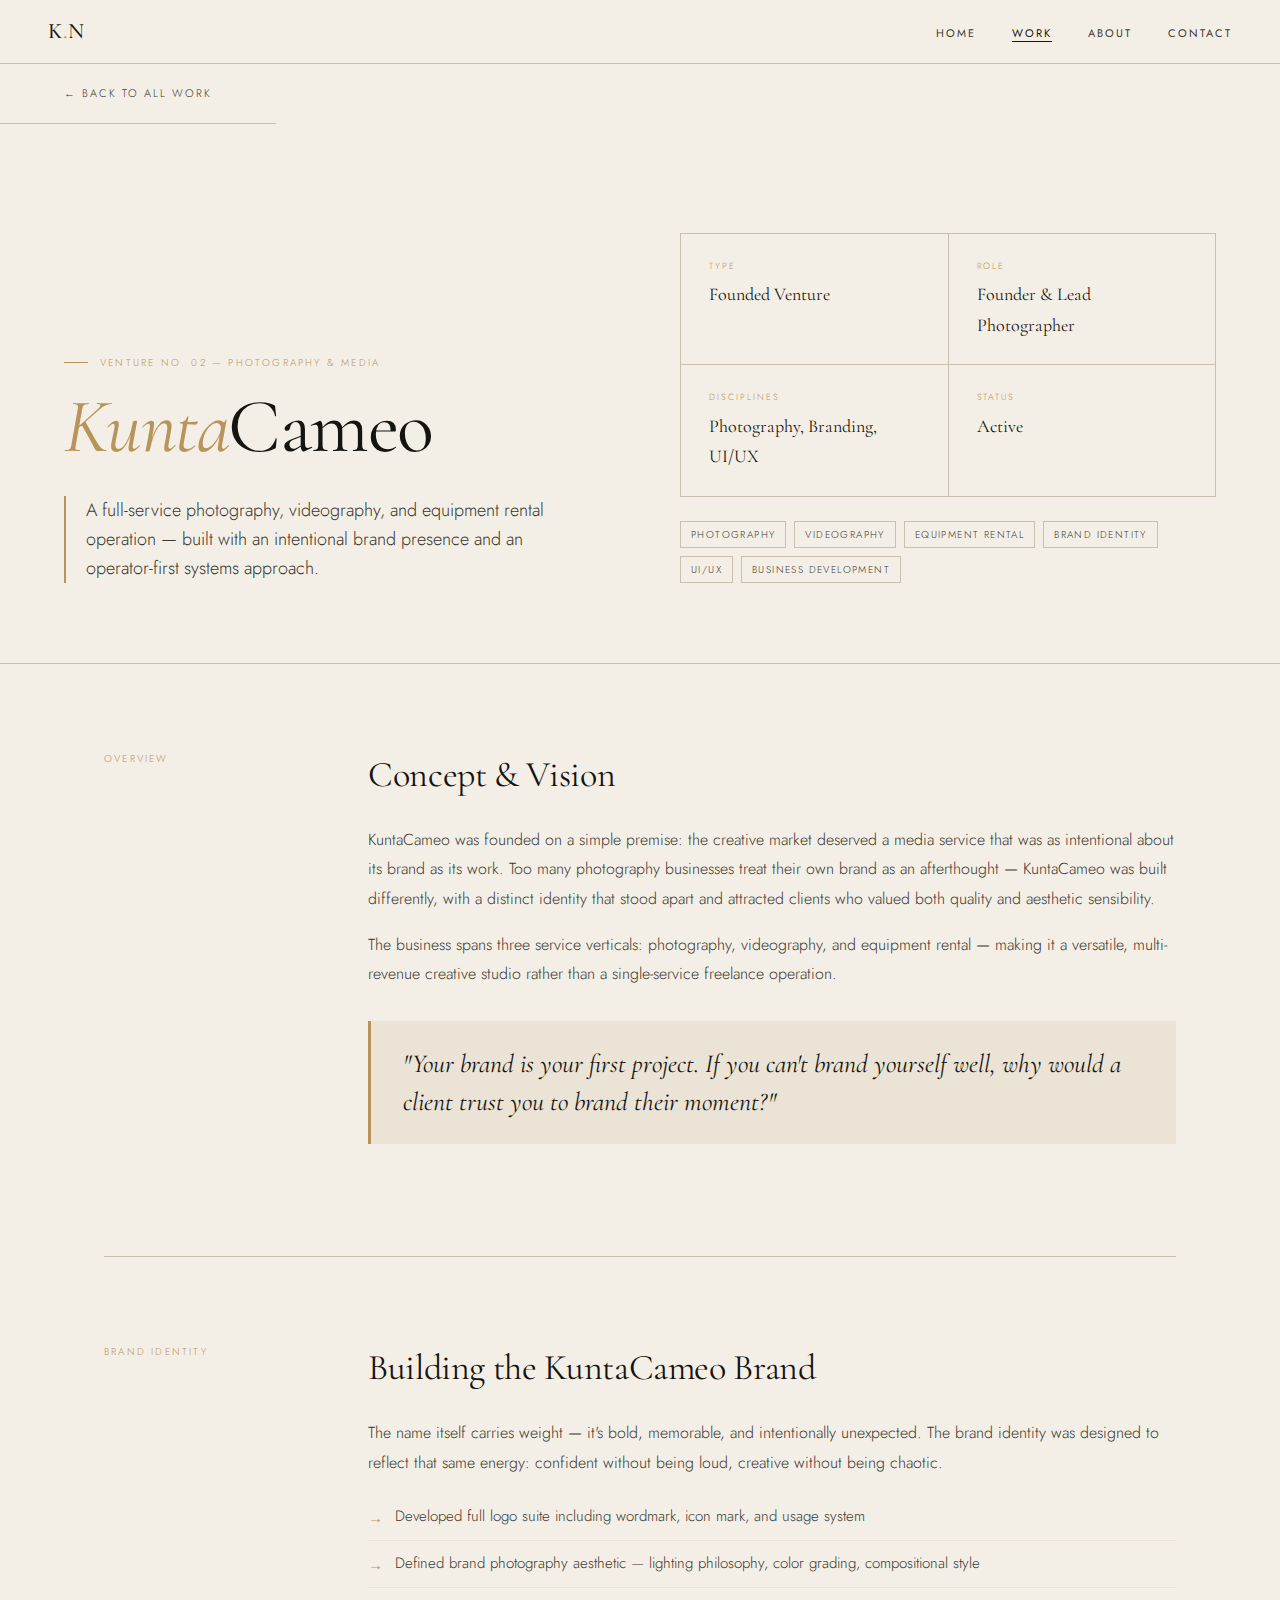
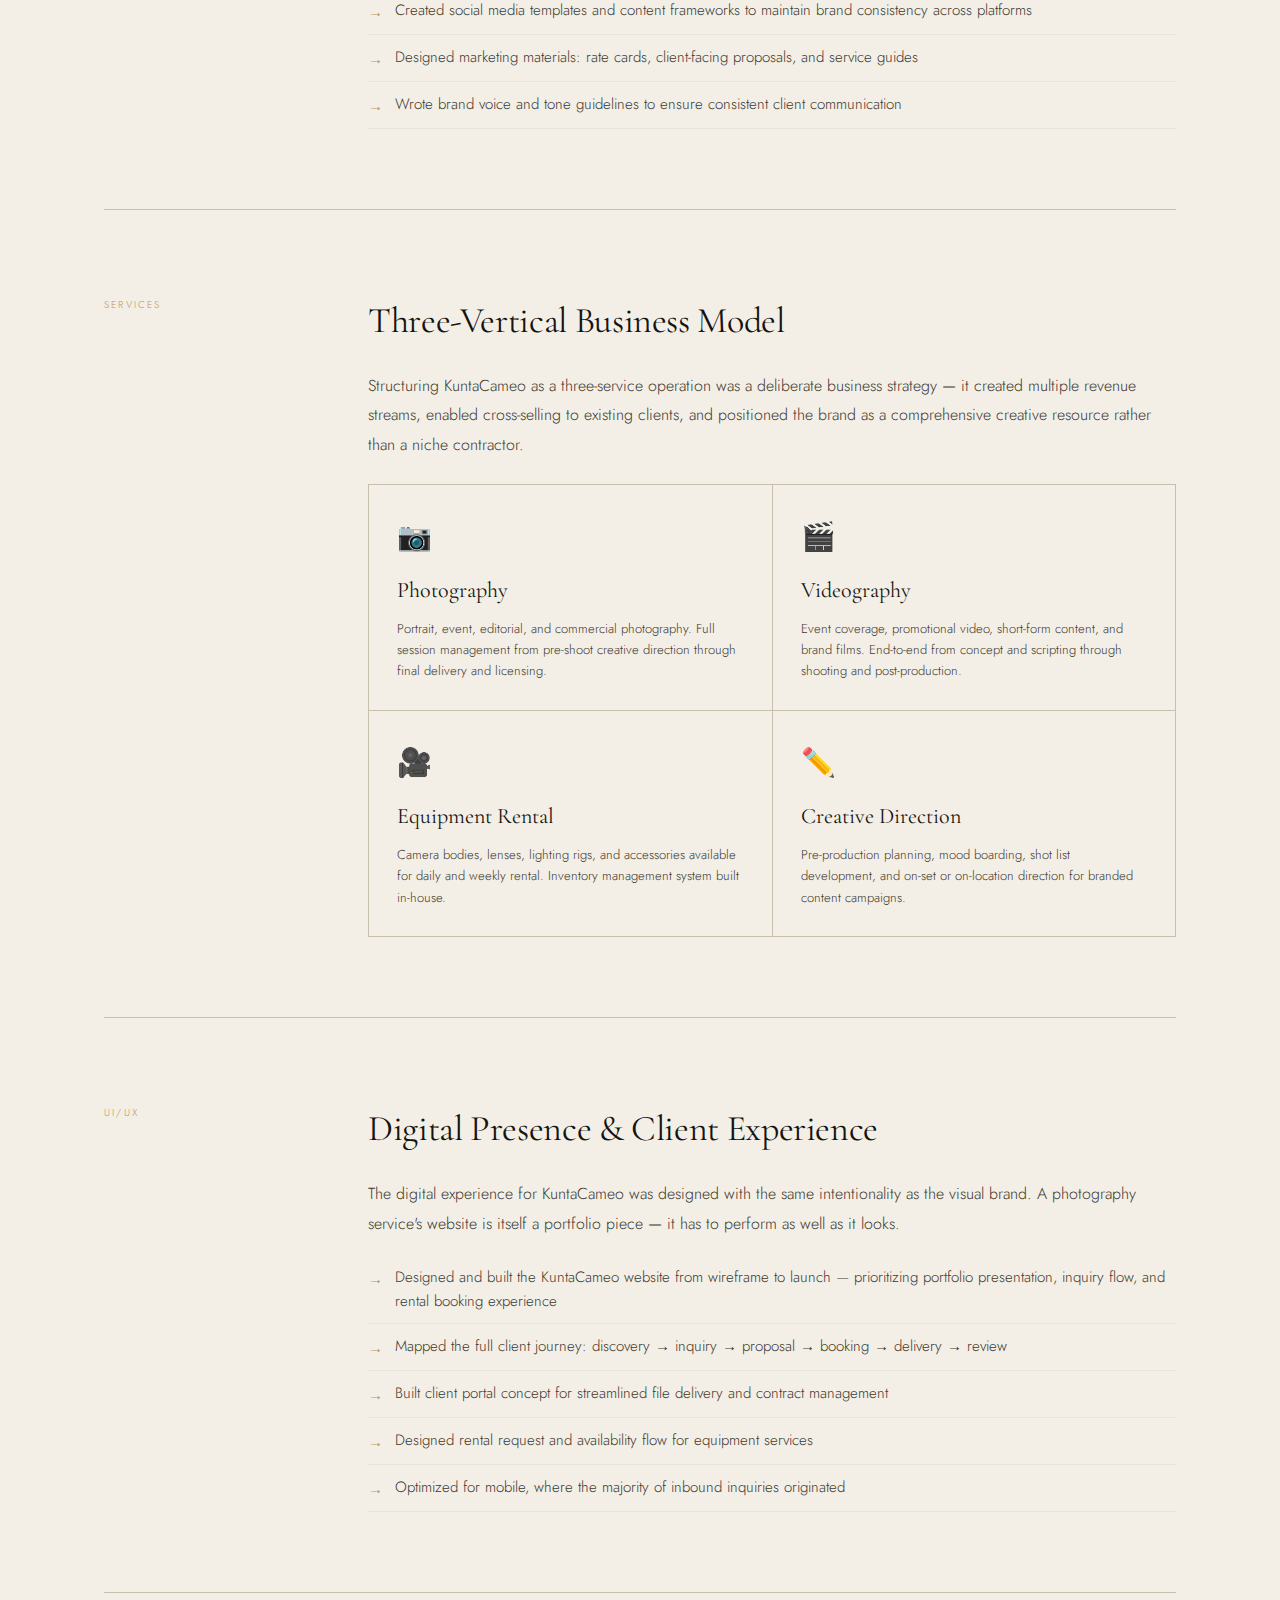
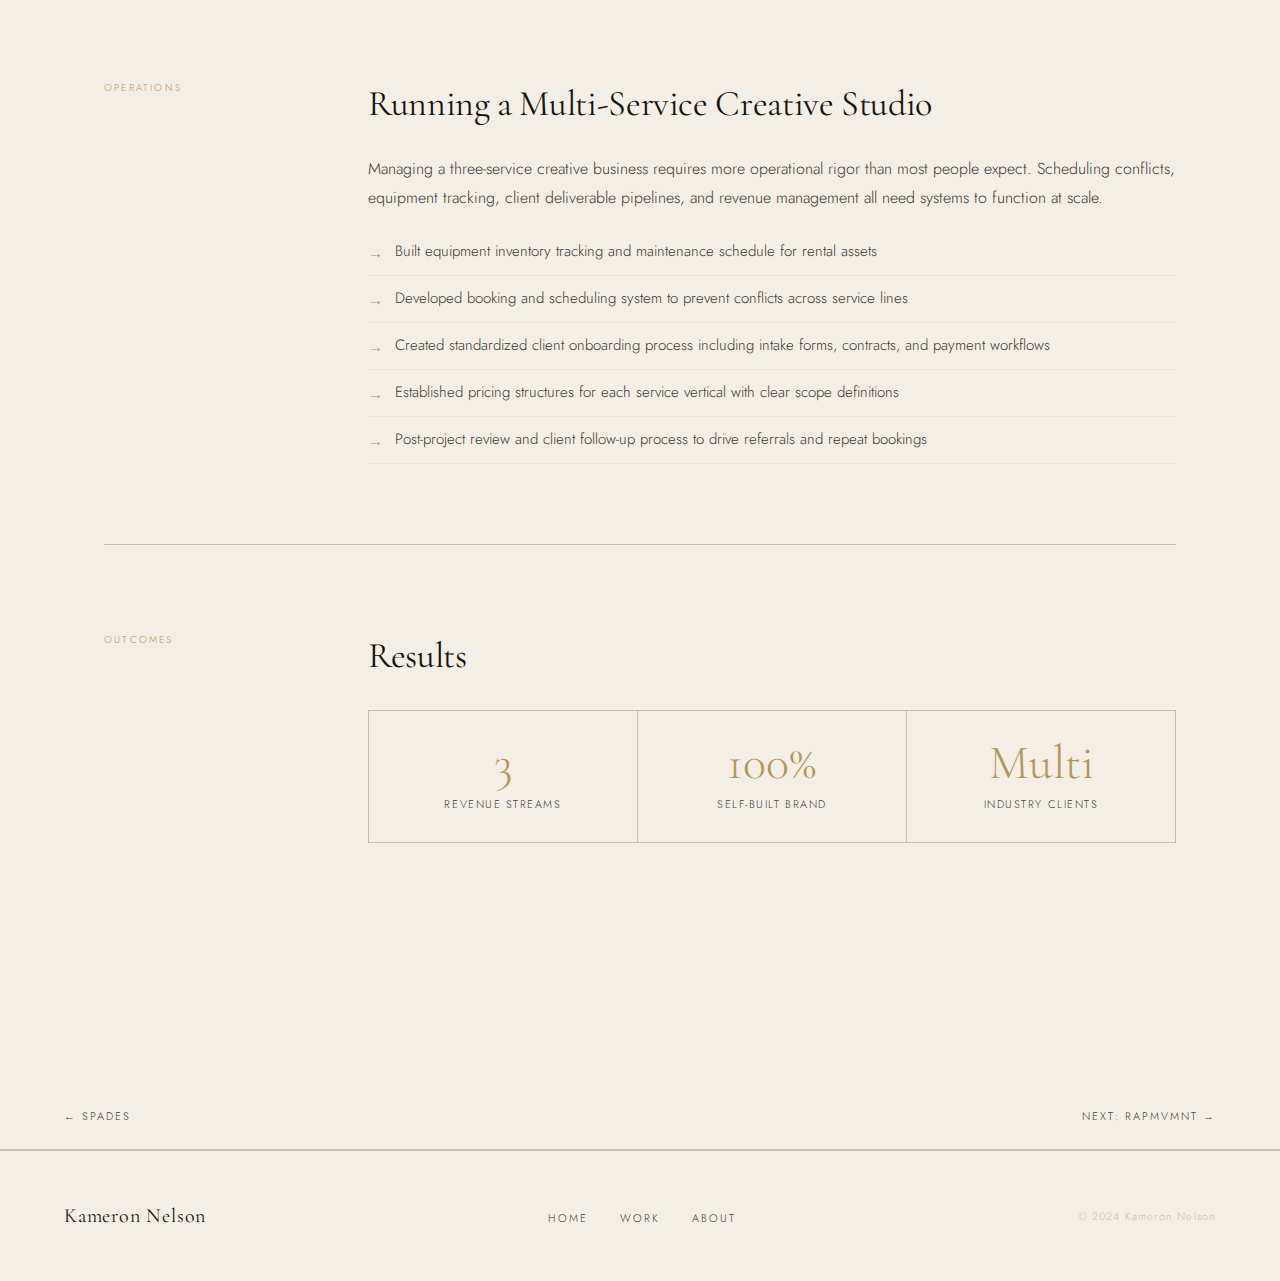
<file: Portfolio/kuntacameo.html>
<!DOCTYPE html>
<html lang="en">
<head>
  <meta charset="UTF-8" />
  <meta name="viewport" content="width=device-width, initial-scale=1.0" />
  <title>KuntaCameo — Kameron Nelson</title>
  <link rel="stylesheet" href="styles.css" />
  <style>
    .offering-grid {
      display: grid;
      grid-template-columns: 1fr 1fr;
      gap: 1px;
      background: var(--rule);
      border: 1px solid var(--rule);
      margin-top: 24px;
    }
    .offering-item {
      background: var(--cream);
      padding: 28px;
    }
    .offering-icon {
      font-size: 28px;
      margin-bottom: 12px;
    }
    .offering-name {
      font-family: 'Cormorant Garamond', serif;
      font-size: 22px;
      font-weight: 400;
      margin-bottom: 8px;
    }
    .offering-desc {
      font-size: 13px;
      font-weight: 300;
      color: var(--ink-light);
      line-height: 1.65;
    }
    .nav-case {
      display: flex;
      justify-content: space-between;
      padding: 24px 64px;
      border-bottom: 1px solid var(--rule);
    }
    .nav-case a {
      font-size: 11px;
      letter-spacing: 0.18em;
      text-transform: uppercase;
      text-decoration: none;
      color: var(--ink-light);
      transition: color 0.2s;
    }
    .nav-case a:hover { color: var(--gold); }
    @media(max-width:900px){
      .offering-grid{grid-template-columns:1fr;}
      .nav-case{padding:20px 24px; flex-wrap:wrap; gap:12px;}
    }
  </style>
</head>
<body>

<nav>
  <a class="nav-logo" href="index.html">K<span>.</span>N</a>
  <ul class="nav-links">
    <li><a href="index.html">Home</a></li>
    <li><a href="index.html#work" class="active">Work</a></li>
    <li><a href="about.html">About</a></li>
    <li><a href="about.html#contact">Contact</a></li>
  </ul>
  <button class="nav-toggle" onclick="this.parentElement.querySelector('.nav-links').style.display = this.parentElement.querySelector('.nav-links').style.display === 'flex' ? 'none' : 'flex'">
    <span></span><span></span><span></span>
  </button>
</nav>

<main>
  <a class="back-link" href="index.html">← Back to All Work</a>

  <div class="case-hero fade-in">
    <div class="case-hero-left">
      <p class="case-kicker">Venture No. 02 — Photography & Media</p>
      <h1 class="case-title"><em>Kunta</em>Cameo</h1>
      <p class="case-subtitle">A full-service photography, videography, and equipment rental operation — built with an intentional brand presence and an operator-first systems approach.</p>
    </div>
    <div>
      <div class="case-meta">
        <div class="case-meta-item">
          <div class="case-meta-label">Type</div>
          <div class="case-meta-value">Founded Venture</div>
        </div>
        <div class="case-meta-item">
          <div class="case-meta-label">Role</div>
          <div class="case-meta-value">Founder & Lead Photographer</div>
        </div>
        <div class="case-meta-item">
          <div class="case-meta-label">Disciplines</div>
          <div class="case-meta-value">Photography, Branding, UI/UX</div>
        </div>
        <div class="case-meta-item">
          <div class="case-meta-label">Status</div>
          <div class="case-meta-value">Active</div>
        </div>
      </div>
      <div style="margin-top:24px;">
        <div class="role-tags">
          <span class="tag">Photography</span>
          <span class="tag">Videography</span>
          <span class="tag">Equipment Rental</span>
          <span class="tag">Brand Identity</span>
          <span class="tag">UI/UX</span>
          <span class="tag">Business Development</span>
        </div>
      </div>
    </div>
  </div>

  <div class="case-body">

    <div class="case-section fade-in">
      <div class="case-section-label">Overview</div>
      <div class="case-section-content">
        <h3>Concept &amp; Vision</h3>
        <p>KuntaCameo was founded on a simple premise: the creative market deserved a media service that was as intentional about its brand as its work. Too many photography businesses treat their own brand as an afterthought — KuntaCameo was built differently, with a distinct identity that stood apart and attracted clients who valued both quality and aesthetic sensibility.</p>
        <p>The business spans three service verticals: photography, videography, and equipment rental — making it a versatile, multi-revenue creative studio rather than a single-service freelance operation.</p>

        <div class="pull-quote">
          <p>"Your brand is your first project. If you can't brand yourself well, why would a client trust you to brand their moment?"</p>
        </div>
      </div>
    </div>

    <div class="case-section fade-in">
      <div class="case-section-label">Brand Identity</div>
      <div class="case-section-content">
        <h3>Building the KuntaCameo Brand</h3>
        <p>The name itself carries weight — it's bold, memorable, and intentionally unexpected. The brand identity was designed to reflect that same energy: confident without being loud, creative without being chaotic.</p>
        <ul>
          <li>Developed full logo suite including wordmark, icon mark, and usage system</li>
          <li>Defined brand photography aesthetic — lighting philosophy, color grading, compositional style</li>
          <li>Created social media templates and content frameworks to maintain brand consistency across platforms</li>
          <li>Designed marketing materials: rate cards, client-facing proposals, and service guides</li>
          <li>Wrote brand voice and tone guidelines to ensure consistent client communication</li>
        </ul>
      </div>
    </div>

    <div class="case-section fade-in">
      <div class="case-section-label">Services</div>
      <div class="case-section-content">
        <h3>Three-Vertical Business Model</h3>
        <p>Structuring KuntaCameo as a three-service operation was a deliberate business strategy — it created multiple revenue streams, enabled cross-selling to existing clients, and positioned the brand as a comprehensive creative resource rather than a niche contractor.</p>

        <div class="offering-grid">
          <div class="offering-item">
            <div class="offering-icon">📷</div>
            <div class="offering-name">Photography</div>
            <div class="offering-desc">Portrait, event, editorial, and commercial photography. Full session management from pre-shoot creative direction through final delivery and licensing.</div>
          </div>
          <div class="offering-item">
            <div class="offering-icon">🎬</div>
            <div class="offering-name">Videography</div>
            <div class="offering-desc">Event coverage, promotional video, short-form content, and brand films. End-to-end from concept and scripting through shooting and post-production.</div>
          </div>
          <div class="offering-item">
            <div class="offering-icon">🎥</div>
            <div class="offering-name">Equipment Rental</div>
            <div class="offering-desc">Camera bodies, lenses, lighting rigs, and accessories available for daily and weekly rental. Inventory management system built in-house.</div>
          </div>
          <div class="offering-item">
            <div class="offering-icon">✏️</div>
            <div class="offering-name">Creative Direction</div>
            <div class="offering-desc">Pre-production planning, mood boarding, shot list development, and on-set or on-location direction for branded content campaigns.</div>
          </div>
        </div>
      </div>
    </div>

    <div class="case-section fade-in">
      <div class="case-section-label">UI/UX</div>
      <div class="case-section-content">
        <h3>Digital Presence & Client Experience</h3>
        <p>The digital experience for KuntaCameo was designed with the same intentionality as the visual brand. A photography service's website is itself a portfolio piece — it has to perform as well as it looks.</p>
        <ul>
          <li>Designed and built the KuntaCameo website from wireframe to launch — prioritizing portfolio presentation, inquiry flow, and rental booking experience</li>
          <li>Mapped the full client journey: discovery → inquiry → proposal → booking → delivery → review</li>
          <li>Built client portal concept for streamlined file delivery and contract management</li>
          <li>Designed rental request and availability flow for equipment services</li>
          <li>Optimized for mobile, where the majority of inbound inquiries originated</li>
        </ul>
      </div>
    </div>

    <div class="case-section fade-in">
      <div class="case-section-label">Operations</div>
      <div class="case-section-content">
        <h3>Running a Multi-Service Creative Studio</h3>
        <p>Managing a three-service creative business requires more operational rigor than most people expect. Scheduling conflicts, equipment tracking, client deliverable pipelines, and revenue management all need systems to function at scale.</p>
        <ul>
          <li>Built equipment inventory tracking and maintenance schedule for rental assets</li>
          <li>Developed booking and scheduling system to prevent conflicts across service lines</li>
          <li>Created standardized client onboarding process including intake forms, contracts, and payment workflows</li>
          <li>Established pricing structures for each service vertical with clear scope definitions</li>
          <li>Post-project review and client follow-up process to drive referrals and repeat bookings</li>
        </ul>
      </div>
    </div>

    <div class="case-section fade-in">
      <div class="case-section-label">Outcomes</div>
      <div class="case-section-content">
        <h3>Results</h3>
        <div class="outcome-grid">
          <div class="outcome-item">
            <div class="outcome-number">3</div>
            <div class="outcome-label">Revenue Streams</div>
          </div>
          <div class="outcome-item">
            <div class="outcome-number">100%</div>
            <div class="outcome-label">Self-Built Brand</div>
          </div>
          <div class="outcome-item">
            <div class="outcome-number">Multi</div>
            <div class="outcome-label">Industry Clients</div>
          </div>
        </div>
      </div>
    </div>

  </div>

  <div class="nav-case">
    <a href="spades.html">← Spades</a>
    <a href="rapmvmnt.html">Next: Rapmvmnt →</a>
  </div>

  <footer>
    <span class="footer-name">Kameron Nelson</span>
    <ul class="footer-links">
      <li><a href="index.html">Home</a></li>
      <li><a href="index.html#work">Work</a></li>
      <li><a href="about.html">About</a></li>
    </ul>
    <span class="footer-copy">© 2024 Kameron Nelson</span>
  </footer>
</main>

</body>
</html>
</file>
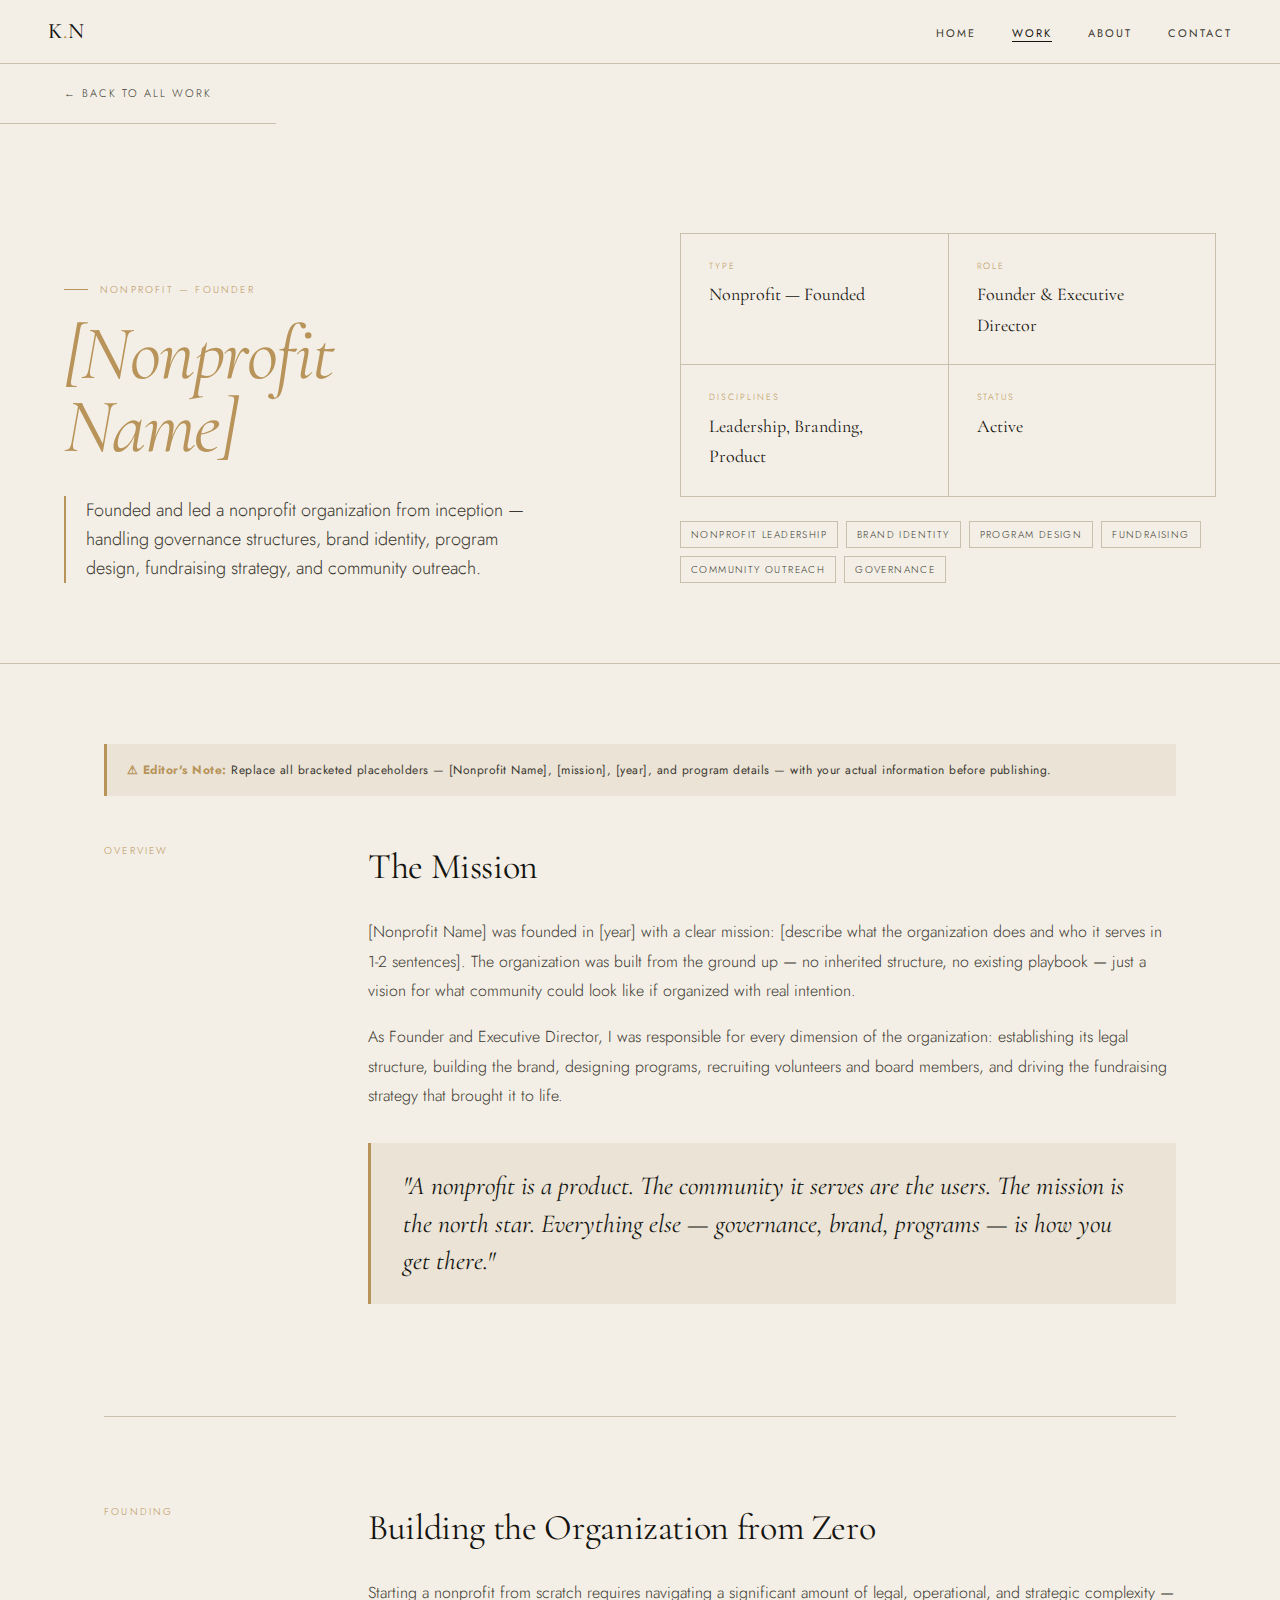
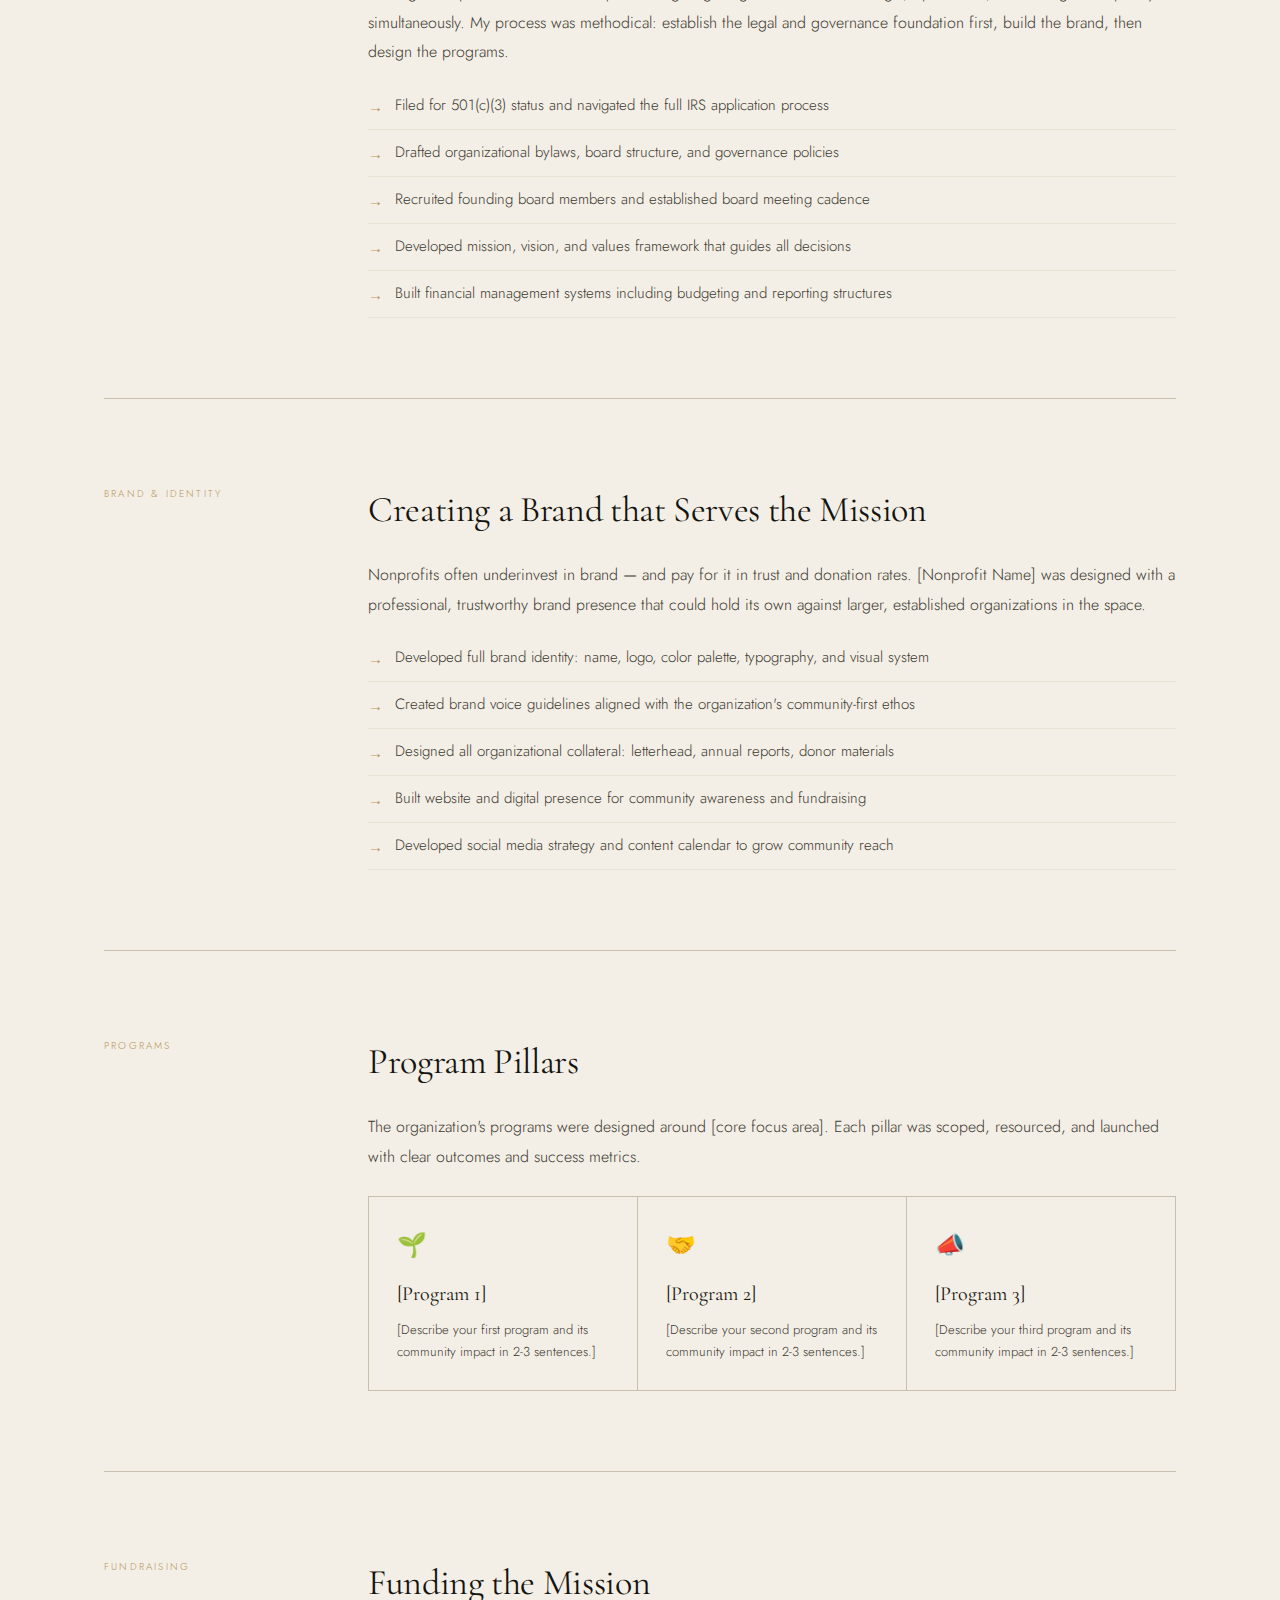
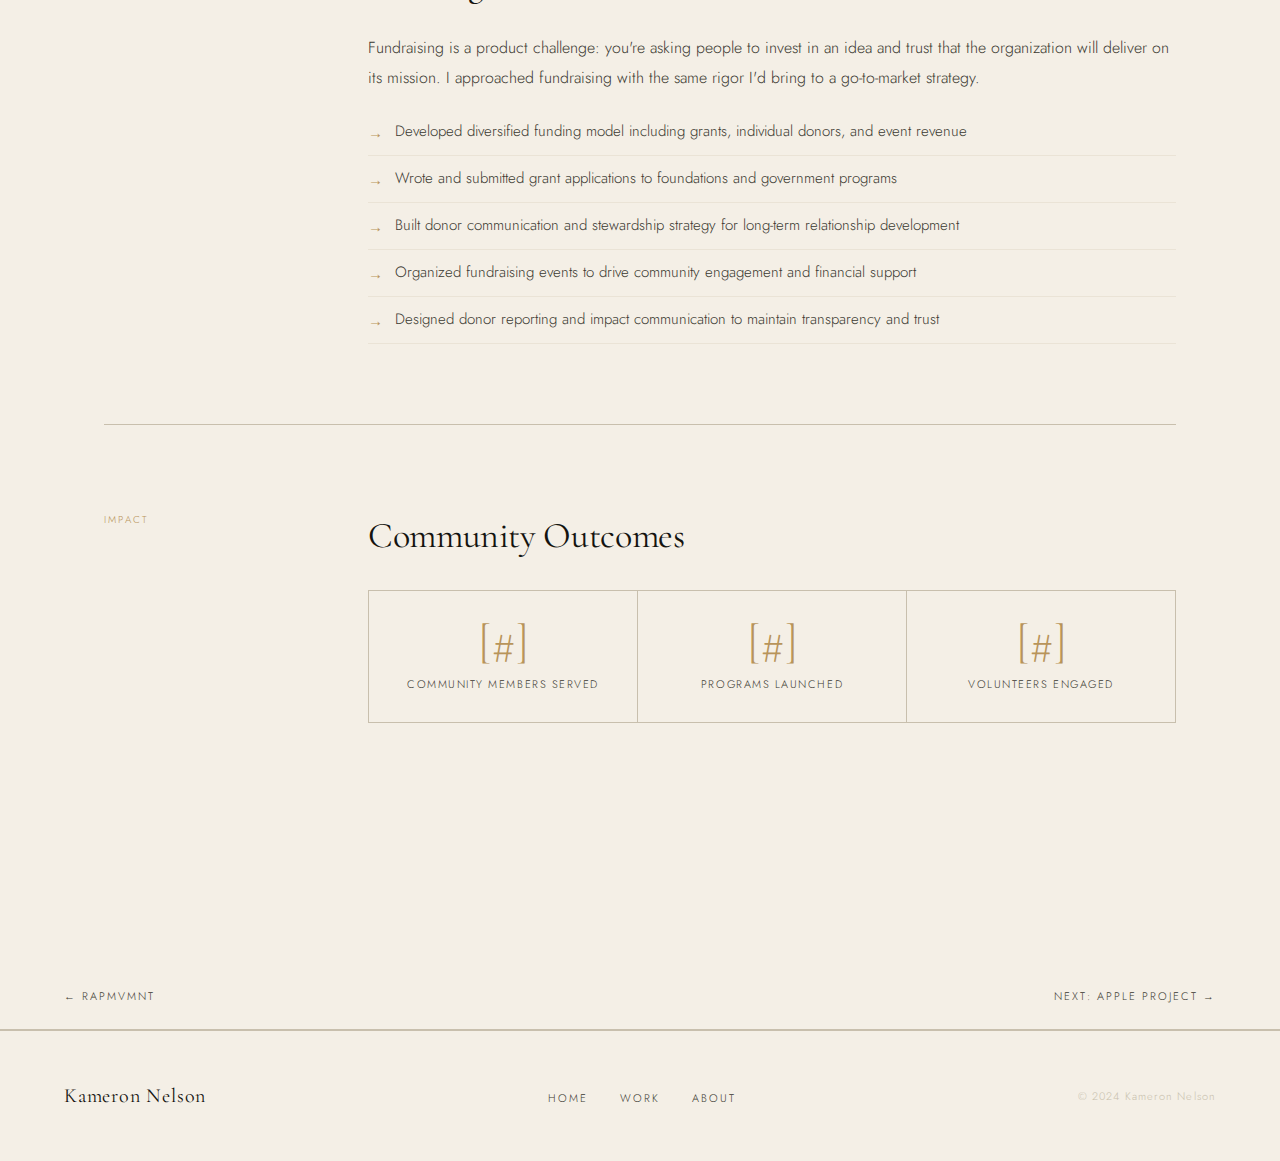
<file: Portfolio/nonprofit.html>
<!DOCTYPE html>
<html lang="en">
<head>
  <meta charset="UTF-8" />
  <meta name="viewport" content="width=device-width, initial-scale=1.0" />
  <title>Nonprofit Initiative — Kameron Nelson</title>
  <link rel="stylesheet" href="styles.css" />
  <style>
    .nav-case {
      display: flex;
      justify-content: space-between;
      padding: 24px 64px;
      border-bottom: 1px solid var(--rule);
    }
    .nav-case a {
      font-size: 11px;
      letter-spacing: 0.18em;
      text-transform: uppercase;
      text-decoration: none;
      color: var(--ink-light);
      transition: color 0.2s;
    }
    .nav-case a:hover { color: var(--gold); }
    .placeholder-note {
      background: var(--cream-dark);
      border-left: 3px solid var(--gold);
      padding: 16px 20px;
      font-size: 12px;
      font-weight: 400;
      color: var(--ink-light);
      margin-bottom: 40px;
      letter-spacing: 0.04em;
    }
    .placeholder-note strong { color: var(--gold); }
    .pillar-grid {
      display: grid;
      grid-template-columns: repeat(3, 1fr);
      gap: 1px;
      background: var(--rule);
      border: 1px solid var(--rule);
      margin-top: 24px;
    }
    .pillar-item {
      background: var(--cream);
      padding: 28px;
    }
    .pillar-icon {
      font-size: 24px;
      margin-bottom: 12px;
    }
    .pillar-name {
      font-family: 'Cormorant Garamond', serif;
      font-size: 20px;
      font-weight: 400;
      margin-bottom: 8px;
    }
    .pillar-desc {
      font-size: 13px;
      font-weight: 300;
      color: var(--ink-light);
      line-height: 1.65;
    }
    @media(max-width:900px){
      .nav-case{padding:20px 24px; flex-wrap:wrap; gap:12px;}
      .pillar-grid{grid-template-columns:1fr;}
    }
  </style>
</head>
<body>

<nav>
  <a class="nav-logo" href="index.html">K<span>.</span>N</a>
  <ul class="nav-links">
    <li><a href="index.html">Home</a></li>
    <li><a href="index.html#work" class="active">Work</a></li>
    <li><a href="about.html">About</a></li>
    <li><a href="about.html#contact">Contact</a></li>
  </ul>
  <button class="nav-toggle" onclick="this.parentElement.querySelector('.nav-links').style.display = this.parentElement.querySelector('.nav-links').style.display === 'flex' ? 'none' : 'flex'">
    <span></span><span></span><span></span>
  </button>
</nav>

<main>
  <a class="back-link" href="index.html">← Back to All Work</a>

  <div class="case-hero fade-in">
    <div class="case-hero-left">
      <p class="case-kicker">Nonprofit — Founder</p>
      <!-- UPDATE: Replace [Nonprofit Name] with actual name -->
      <h1 class="case-title"><em>[Nonprofit<br>Name]</em></h1>
      <p class="case-subtitle">Founded and led a nonprofit organization from inception — handling governance structures, brand identity, program design, fundraising strategy, and community outreach.</p>
    </div>
    <div>
      <div class="case-meta">
        <div class="case-meta-item">
          <div class="case-meta-label">Type</div>
          <div class="case-meta-value">Nonprofit — Founded</div>
        </div>
        <div class="case-meta-item">
          <div class="case-meta-label">Role</div>
          <div class="case-meta-value">Founder & Executive Director</div>
        </div>
        <div class="case-meta-item">
          <div class="case-meta-label">Disciplines</div>
          <div class="case-meta-value">Leadership, Branding, Product</div>
        </div>
        <div class="case-meta-item">
          <div class="case-meta-label">Status</div>
          <!-- UPDATE: Add status -->
          <div class="case-meta-value">Active</div>
        </div>
      </div>
      <div style="margin-top:24px;">
        <div class="role-tags">
          <span class="tag">Nonprofit Leadership</span>
          <span class="tag">Brand Identity</span>
          <span class="tag">Program Design</span>
          <span class="tag">Fundraising</span>
          <span class="tag">Community Outreach</span>
          <span class="tag">Governance</span>
        </div>
      </div>
    </div>
  </div>

  <div class="case-body">

    <div class="placeholder-note">
      <strong>⚠ Editor's Note:</strong> Replace all bracketed placeholders — [Nonprofit Name], [mission], [year], and program details — with your actual information before publishing.
    </div>

    <div class="case-section fade-in">
      <div class="case-section-label">Overview</div>
      <div class="case-section-content">
        <h3>The Mission</h3>
        <p>[Nonprofit Name] was founded in [year] with a clear mission: [describe what the organization does and who it serves in 1-2 sentences]. The organization was built from the ground up — no inherited structure, no existing playbook — just a vision for what community could look like if organized with real intention.</p>
        <p>As Founder and Executive Director, I was responsible for every dimension of the organization: establishing its legal structure, building the brand, designing programs, recruiting volunteers and board members, and driving the fundraising strategy that brought it to life.</p>

        <div class="pull-quote">
          <p>"A nonprofit is a product. The community it serves are the users. The mission is the north star. Everything else — governance, brand, programs — is how you get there."</p>
        </div>
      </div>
    </div>

    <div class="case-section fade-in">
      <div class="case-section-label">Founding</div>
      <div class="case-section-content">
        <h3>Building the Organization from Zero</h3>
        <p>Starting a nonprofit from scratch requires navigating a significant amount of legal, operational, and strategic complexity — simultaneously. My process was methodical: establish the legal and governance foundation first, build the brand, then design the programs.</p>
        <ul>
          <li>Filed for 501(c)(3) status and navigated the full IRS application process</li>
          <li>Drafted organizational bylaws, board structure, and governance policies</li>
          <li>Recruited founding board members and established board meeting cadence</li>
          <li>Developed mission, vision, and values framework that guides all decisions</li>
          <li>Built financial management systems including budgeting and reporting structures</li>
        </ul>
      </div>
    </div>

    <div class="case-section fade-in">
      <div class="case-section-label">Brand & Identity</div>
      <div class="case-section-content">
        <h3>Creating a Brand that Serves the Mission</h3>
        <p>Nonprofits often underinvest in brand — and pay for it in trust and donation rates. [Nonprofit Name] was designed with a professional, trustworthy brand presence that could hold its own against larger, established organizations in the space.</p>
        <ul>
          <li>Developed full brand identity: name, logo, color palette, typography, and visual system</li>
          <li>Created brand voice guidelines aligned with the organization's community-first ethos</li>
          <li>Designed all organizational collateral: letterhead, annual reports, donor materials</li>
          <li>Built website and digital presence for community awareness and fundraising</li>
          <li>Developed social media strategy and content calendar to grow community reach</li>
        </ul>
      </div>
    </div>

    <div class="case-section fade-in">
      <div class="case-section-label">Programs</div>
      <div class="case-section-content">
        <h3>Program Pillars</h3>
        <p>The organization's programs were designed around [core focus area]. Each pillar was scoped, resourced, and launched with clear outcomes and success metrics.</p>

        <div class="pillar-grid">
          <div class="pillar-item">
            <div class="pillar-icon">🌱</div>
            <div class="pillar-name">[Program 1]</div>
            <div class="pillar-desc">[Describe your first program and its community impact in 2-3 sentences.]</div>
          </div>
          <div class="pillar-item">
            <div class="pillar-icon">🤝</div>
            <div class="pillar-name">[Program 2]</div>
            <div class="pillar-desc">[Describe your second program and its community impact in 2-3 sentences.]</div>
          </div>
          <div class="pillar-item">
            <div class="pillar-icon">📣</div>
            <div class="pillar-name">[Program 3]</div>
            <div class="pillar-desc">[Describe your third program and its community impact in 2-3 sentences.]</div>
          </div>
        </div>
      </div>
    </div>

    <div class="case-section fade-in">
      <div class="case-section-label">Fundraising</div>
      <div class="case-section-content">
        <h3>Funding the Mission</h3>
        <p>Fundraising is a product challenge: you're asking people to invest in an idea and trust that the organization will deliver on its mission. I approached fundraising with the same rigor I'd bring to a go-to-market strategy.</p>
        <ul>
          <li>Developed diversified funding model including grants, individual donors, and event revenue</li>
          <li>Wrote and submitted grant applications to foundations and government programs</li>
          <li>Built donor communication and stewardship strategy for long-term relationship development</li>
          <li>Organized fundraising events to drive community engagement and financial support</li>
          <li>Designed donor reporting and impact communication to maintain transparency and trust</li>
        </ul>
      </div>
    </div>

    <div class="case-section fade-in">
      <div class="case-section-label">Impact</div>
      <div class="case-section-content">
        <h3>Community Outcomes</h3>
        <div class="outcome-grid">
          <div class="outcome-item">
            <div class="outcome-number">[#]</div>
            <div class="outcome-label">Community Members Served</div>
          </div>
          <div class="outcome-item">
            <div class="outcome-number">[#]</div>
            <div class="outcome-label">Programs Launched</div>
          </div>
          <div class="outcome-item">
            <div class="outcome-number">[#]</div>
            <div class="outcome-label">Volunteers Engaged</div>
          </div>
        </div>
      </div>
    </div>

  </div>

  <div class="nav-case">
    <a href="rapmvmnt.html">← Rapmvmnt</a>
    <a href="apple-project.html">Next: Apple Project →</a>
  </div>

  <footer>
    <span class="footer-name">Kameron Nelson</span>
    <ul class="footer-links">
      <li><a href="index.html">Home</a></li>
      <li><a href="index.html#work">Work</a></li>
      <li><a href="about.html">About</a></li>
    </ul>
    <span class="footer-copy">© 2024 Kameron Nelson</span>
  </footer>
</main>

</body>
</html>
</file>
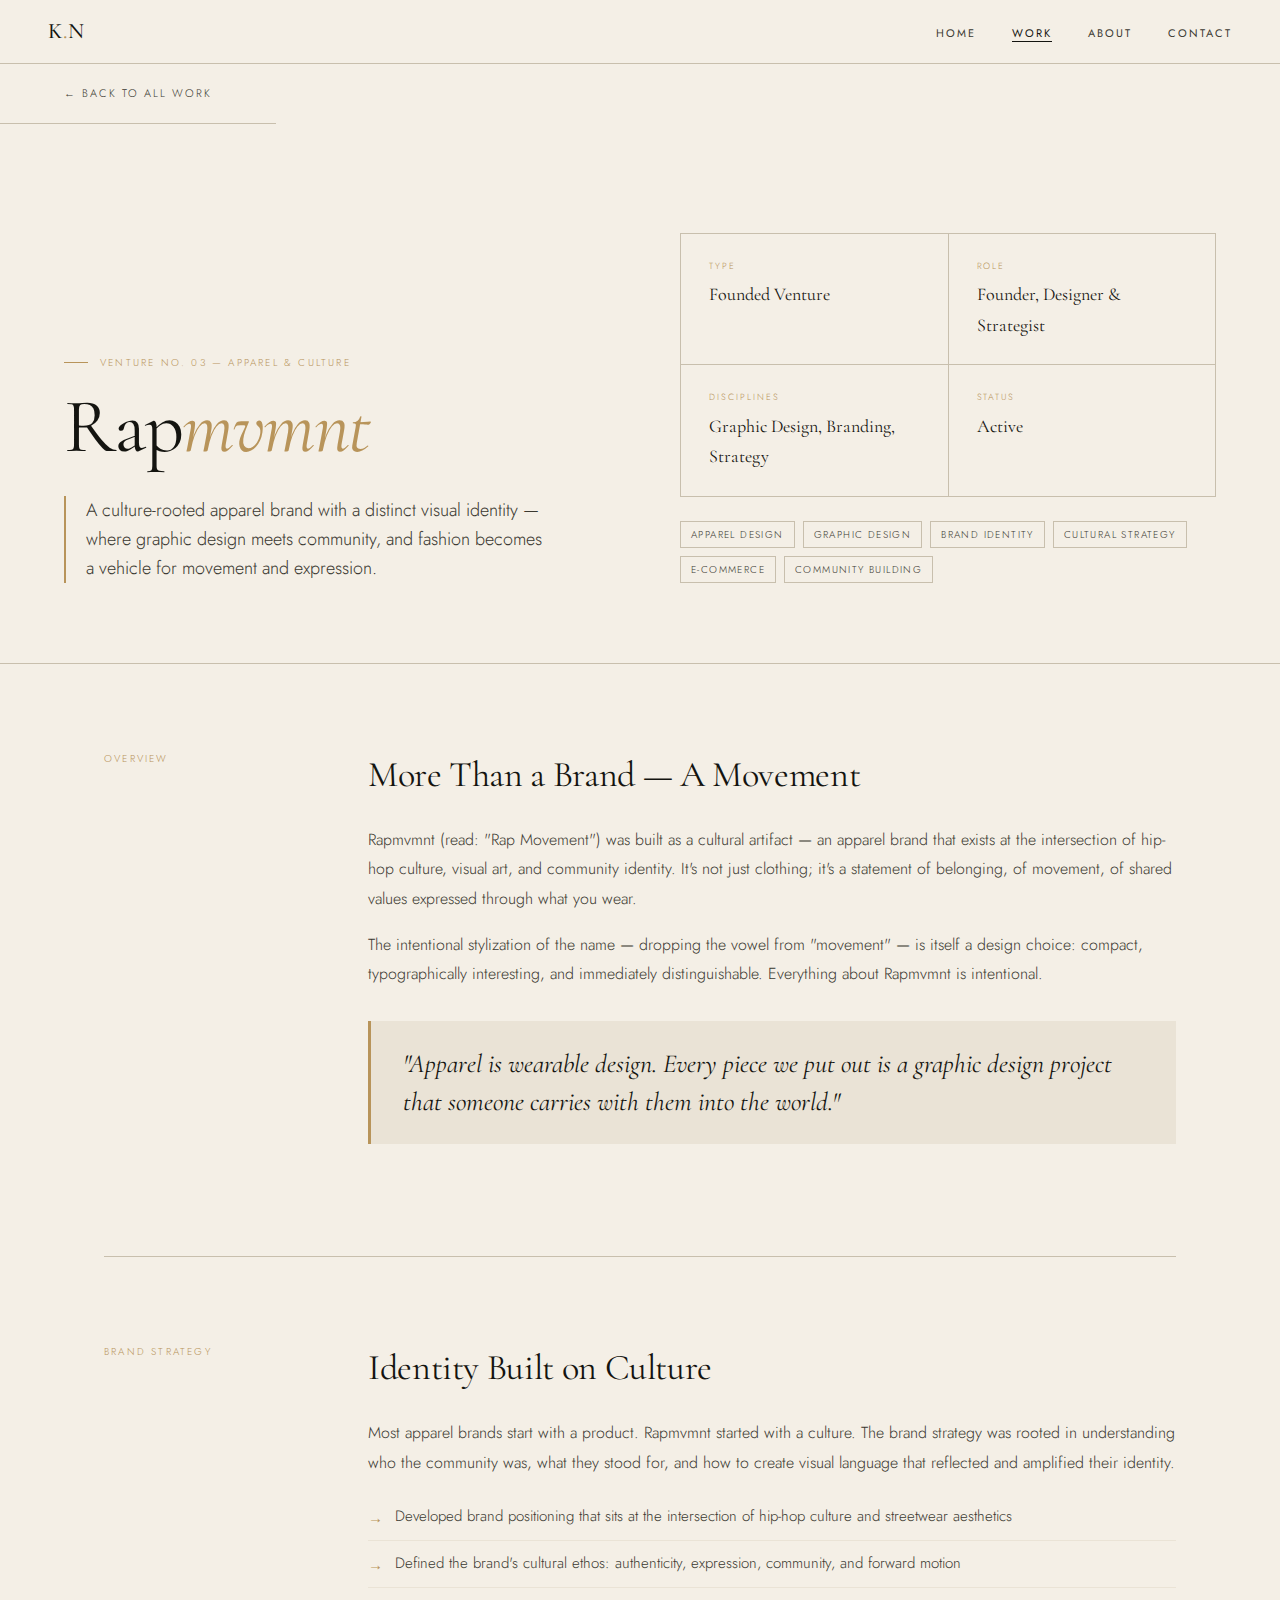
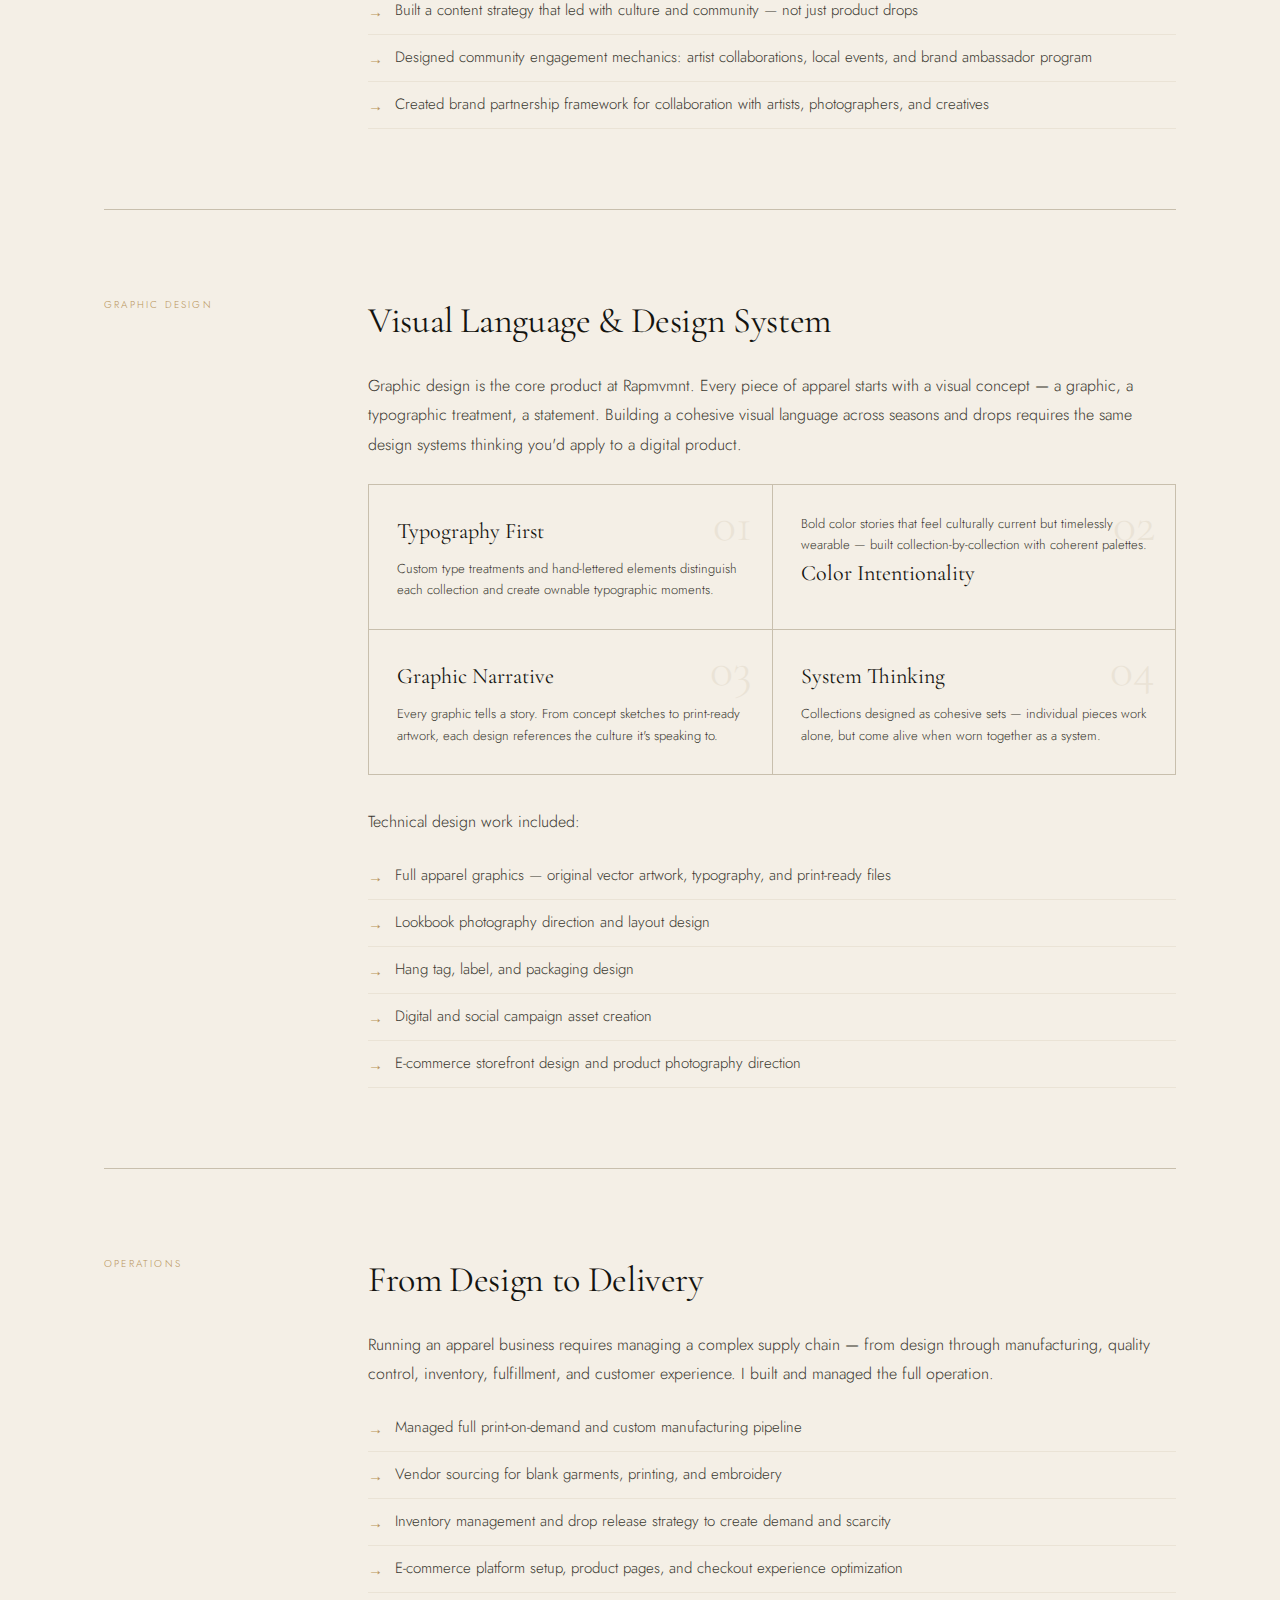
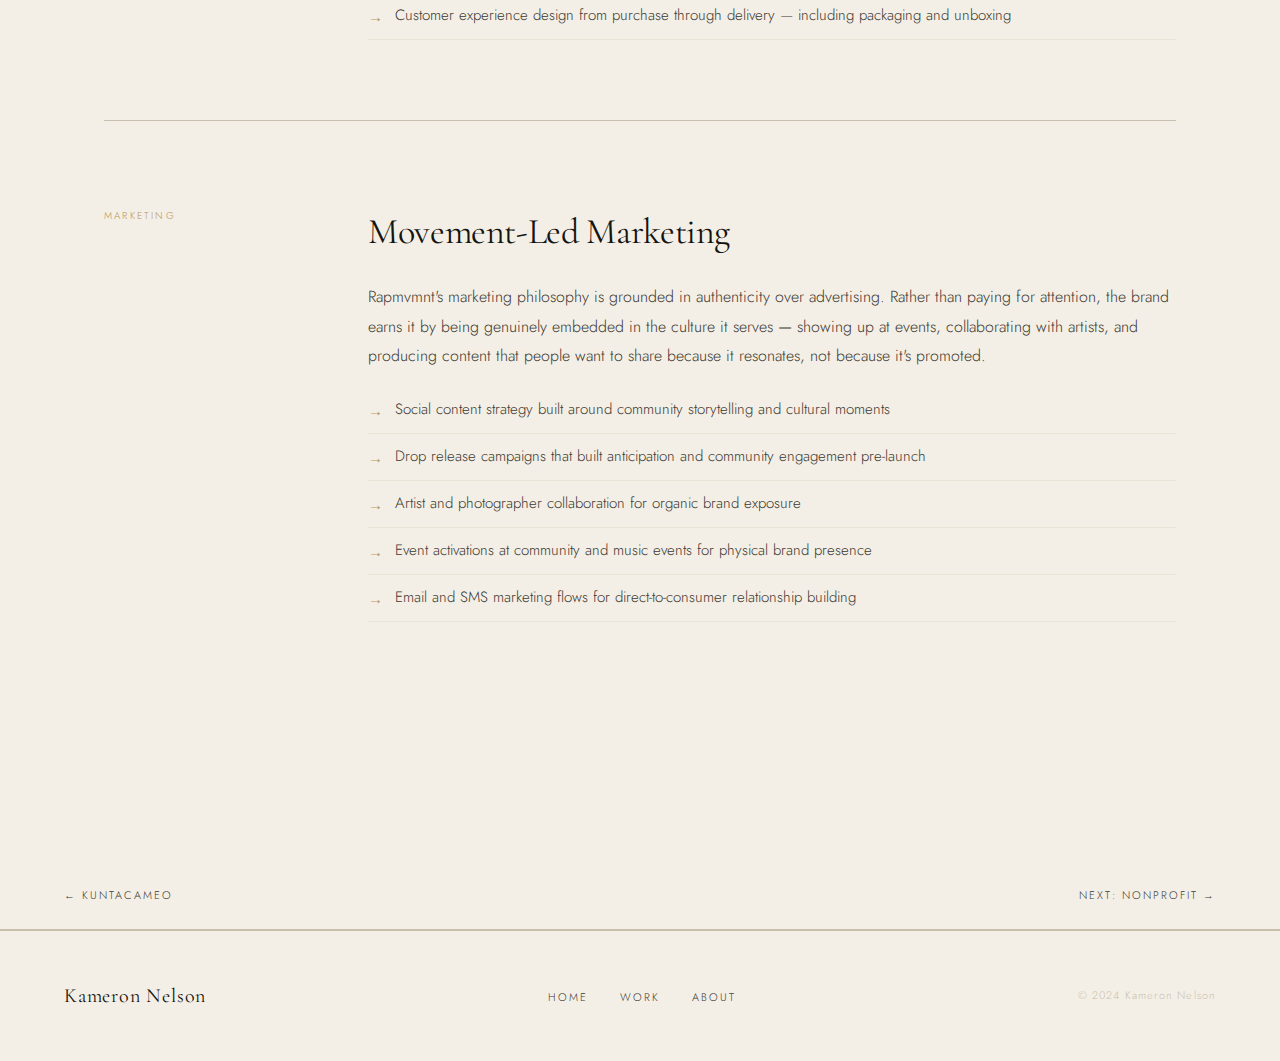
<file: Portfolio/rapmvmnt.html>
<!DOCTYPE html>
<html lang="en">
<head>
  <meta charset="UTF-8" />
  <meta name="viewport" content="width=device-width, initial-scale=1.0" />
  <title>Rapmvmnt — Kameron Nelson</title>
  <link rel="stylesheet" href="styles.css" />
  <style>
    .nav-case {
      display: flex;
      justify-content: space-between;
      padding: 24px 64px;
      border-bottom: 1px solid var(--rule);
    }
    .nav-case a {
      font-size: 11px;
      letter-spacing: 0.18em;
      text-transform: uppercase;
      text-decoration: none;
      color: var(--ink-light);
      transition: color 0.2s;
    }
    .nav-case a:hover { color: var(--gold); }
    .design-principles {
      display: grid;
      grid-template-columns: repeat(2, 1fr);
      gap: 1px;
      background: var(--rule);
      border: 1px solid var(--rule);
      margin-top: 24px;
    }
    .principle-item {
      background: var(--cream);
      padding: 28px;
      position: relative;
    }
    .principle-num {
      font-family: 'Cormorant Garamond', serif;
      font-size: 48px;
      font-weight: 300;
      color: var(--cream-dark);
      position: absolute;
      top: 16px;
      right: 20px;
      line-height: 1;
    }
    .principle-title {
      font-family: 'Cormorant Garamond', serif;
      font-size: 22px;
      font-weight: 400;
      margin-bottom: 8px;
    }
    .principle-desc {
      font-size: 13px;
      font-weight: 300;
      color: var(--ink-light);
      line-height: 1.65;
    }
    @media(max-width:900px){
      .nav-case{padding:20px 24px; flex-wrap:wrap; gap:12px;}
      .design-principles{grid-template-columns:1fr;}
    }
  </style>
</head>
<body>

<nav>
  <a class="nav-logo" href="index.html">K<span>.</span>N</a>
  <ul class="nav-links">
    <li><a href="index.html">Home</a></li>
    <li><a href="index.html#work" class="active">Work</a></li>
    <li><a href="about.html">About</a></li>
    <li><a href="about.html#contact">Contact</a></li>
  </ul>
  <button class="nav-toggle" onclick="this.parentElement.querySelector('.nav-links').style.display = this.parentElement.querySelector('.nav-links').style.display === 'flex' ? 'none' : 'flex'">
    <span></span><span></span><span></span>
  </button>
</nav>

<main>
  <a class="back-link" href="index.html">← Back to All Work</a>

  <div class="case-hero fade-in">
    <div class="case-hero-left">
      <p class="case-kicker">Venture No. 03 — Apparel & Culture</p>
      <h1 class="case-title">Rap<em>mvmnt</em></h1>
      <p class="case-subtitle">A culture-rooted apparel brand with a distinct visual identity — where graphic design meets community, and fashion becomes a vehicle for movement and expression.</p>
    </div>
    <div>
      <div class="case-meta">
        <div class="case-meta-item">
          <div class="case-meta-label">Type</div>
          <div class="case-meta-value">Founded Venture</div>
        </div>
        <div class="case-meta-item">
          <div class="case-meta-label">Role</div>
          <div class="case-meta-value">Founder, Designer & Strategist</div>
        </div>
        <div class="case-meta-item">
          <div class="case-meta-label">Disciplines</div>
          <div class="case-meta-value">Graphic Design, Branding, Strategy</div>
        </div>
        <div class="case-meta-item">
          <div class="case-meta-label">Status</div>
          <div class="case-meta-value">Active</div>
        </div>
      </div>
      <div style="margin-top:24px;">
        <div class="role-tags">
          <span class="tag">Apparel Design</span>
          <span class="tag">Graphic Design</span>
          <span class="tag">Brand Identity</span>
          <span class="tag">Cultural Strategy</span>
          <span class="tag">E-Commerce</span>
          <span class="tag">Community Building</span>
        </div>
      </div>
    </div>
  </div>

  <div class="case-body">

    <div class="case-section fade-in">
      <div class="case-section-label">Overview</div>
      <div class="case-section-content">
        <h3>More Than a Brand — A Movement</h3>
        <p>Rapmvmnt (read: "Rap Movement") was built as a cultural artifact — an apparel brand that exists at the intersection of hip-hop culture, visual art, and community identity. It's not just clothing; it's a statement of belonging, of movement, of shared values expressed through what you wear.</p>
        <p>The intentional stylization of the name — dropping the vowel from "movement" — is itself a design choice: compact, typographically interesting, and immediately distinguishable. Everything about Rapmvmnt is intentional.</p>

        <div class="pull-quote">
          <p>"Apparel is wearable design. Every piece we put out is a graphic design project that someone carries with them into the world."</p>
        </div>
      </div>
    </div>

    <div class="case-section fade-in">
      <div class="case-section-label">Brand Strategy</div>
      <div class="case-section-content">
        <h3>Identity Built on Culture</h3>
        <p>Most apparel brands start with a product. Rapmvmnt started with a culture. The brand strategy was rooted in understanding who the community was, what they stood for, and how to create visual language that reflected and amplified their identity.</p>
        <ul>
          <li>Developed brand positioning that sits at the intersection of hip-hop culture and streetwear aesthetics</li>
          <li>Defined the brand's cultural ethos: authenticity, expression, community, and forward motion</li>
          <li>Built a content strategy that led with culture and community — not just product drops</li>
          <li>Designed community engagement mechanics: artist collaborations, local events, and brand ambassador program</li>
          <li>Created brand partnership framework for collaboration with artists, photographers, and creatives</li>
        </ul>
      </div>
    </div>

    <div class="case-section fade-in">
      <div class="case-section-label">Graphic Design</div>
      <div class="case-section-content">
        <h3>Visual Language & Design System</h3>
        <p>Graphic design is the core product at Rapmvmnt. Every piece of apparel starts with a visual concept — a graphic, a typographic treatment, a statement. Building a cohesive visual language across seasons and drops requires the same design systems thinking you'd apply to a digital product.</p>

        <div class="design-principles">
          <div class="principle-item">
            <span class="principle-num">01</span>
            <div class="principle-title">Typography First</div>
            <div class="principle-desc">Custom type treatments and hand-lettered elements distinguish each collection and create ownable typographic moments.</div>
          </div>
          <div class="principle-item">
            <span class="principle-num">02</span>
            <div class="principle-desc">Bold color stories that feel culturally current but timelessly wearable — built collection-by-collection with coherent palettes.</div>
            <div class="principle-title">Color Intentionality</div>
          </div>
          <div class="principle-item">
            <span class="principle-num">03</span>
            <div class="principle-title">Graphic Narrative</div>
            <div class="principle-desc">Every graphic tells a story. From concept sketches to print-ready artwork, each design references the culture it's speaking to.</div>
          </div>
          <div class="principle-item">
            <span class="principle-num">04</span>
            <div class="principle-title">System Thinking</div>
            <div class="principle-desc">Collections designed as cohesive sets — individual pieces work alone, but come alive when worn together as a system.</div>
          </div>
        </div>

        <p style="margin-top: 32px;">Technical design work included:</p>
        <ul>
          <li>Full apparel graphics — original vector artwork, typography, and print-ready files</li>
          <li>Lookbook photography direction and layout design</li>
          <li>Hang tag, label, and packaging design</li>
          <li>Digital and social campaign asset creation</li>
          <li>E-commerce storefront design and product photography direction</li>
        </ul>
      </div>
    </div>

    <div class="case-section fade-in">
      <div class="case-section-label">Operations</div>
      <div class="case-section-content">
        <h3>From Design to Delivery</h3>
        <p>Running an apparel business requires managing a complex supply chain — from design through manufacturing, quality control, inventory, fulfillment, and customer experience. I built and managed the full operation.</p>
        <ul>
          <li>Managed full print-on-demand and custom manufacturing pipeline</li>
          <li>Vendor sourcing for blank garments, printing, and embroidery</li>
          <li>Inventory management and drop release strategy to create demand and scarcity</li>
          <li>E-commerce platform setup, product pages, and checkout experience optimization</li>
          <li>Customer experience design from purchase through delivery — including packaging and unboxing</li>
        </ul>
      </div>
    </div>

    <div class="case-section fade-in">
      <div class="case-section-label">Marketing</div>
      <div class="case-section-content">
        <h3>Movement-Led Marketing</h3>
        <p>Rapmvmnt's marketing philosophy is grounded in authenticity over advertising. Rather than paying for attention, the brand earns it by being genuinely embedded in the culture it serves — showing up at events, collaborating with artists, and producing content that people want to share because it resonates, not because it's promoted.</p>
        <ul>
          <li>Social content strategy built around community storytelling and cultural moments</li>
          <li>Drop release campaigns that built anticipation and community engagement pre-launch</li>
          <li>Artist and photographer collaboration for organic brand exposure</li>
          <li>Event activations at community and music events for physical brand presence</li>
          <li>Email and SMS marketing flows for direct-to-consumer relationship building</li>
        </ul>
      </div>
    </div>

  </div>

  <div class="nav-case">
    <a href="kuntacameo.html">← KuntaCameo</a>
    <a href="nonprofit.html">Next: Nonprofit →</a>
  </div>

  <footer>
    <span class="footer-name">Kameron Nelson</span>
    <ul class="footer-links">
      <li><a href="index.html">Home</a></li>
      <li><a href="index.html#work">Work</a></li>
      <li><a href="about.html">About</a></li>
    </ul>
    <span class="footer-copy">© 2024 Kameron Nelson</span>
  </footer>
</main>

</body>
</html>
</file>
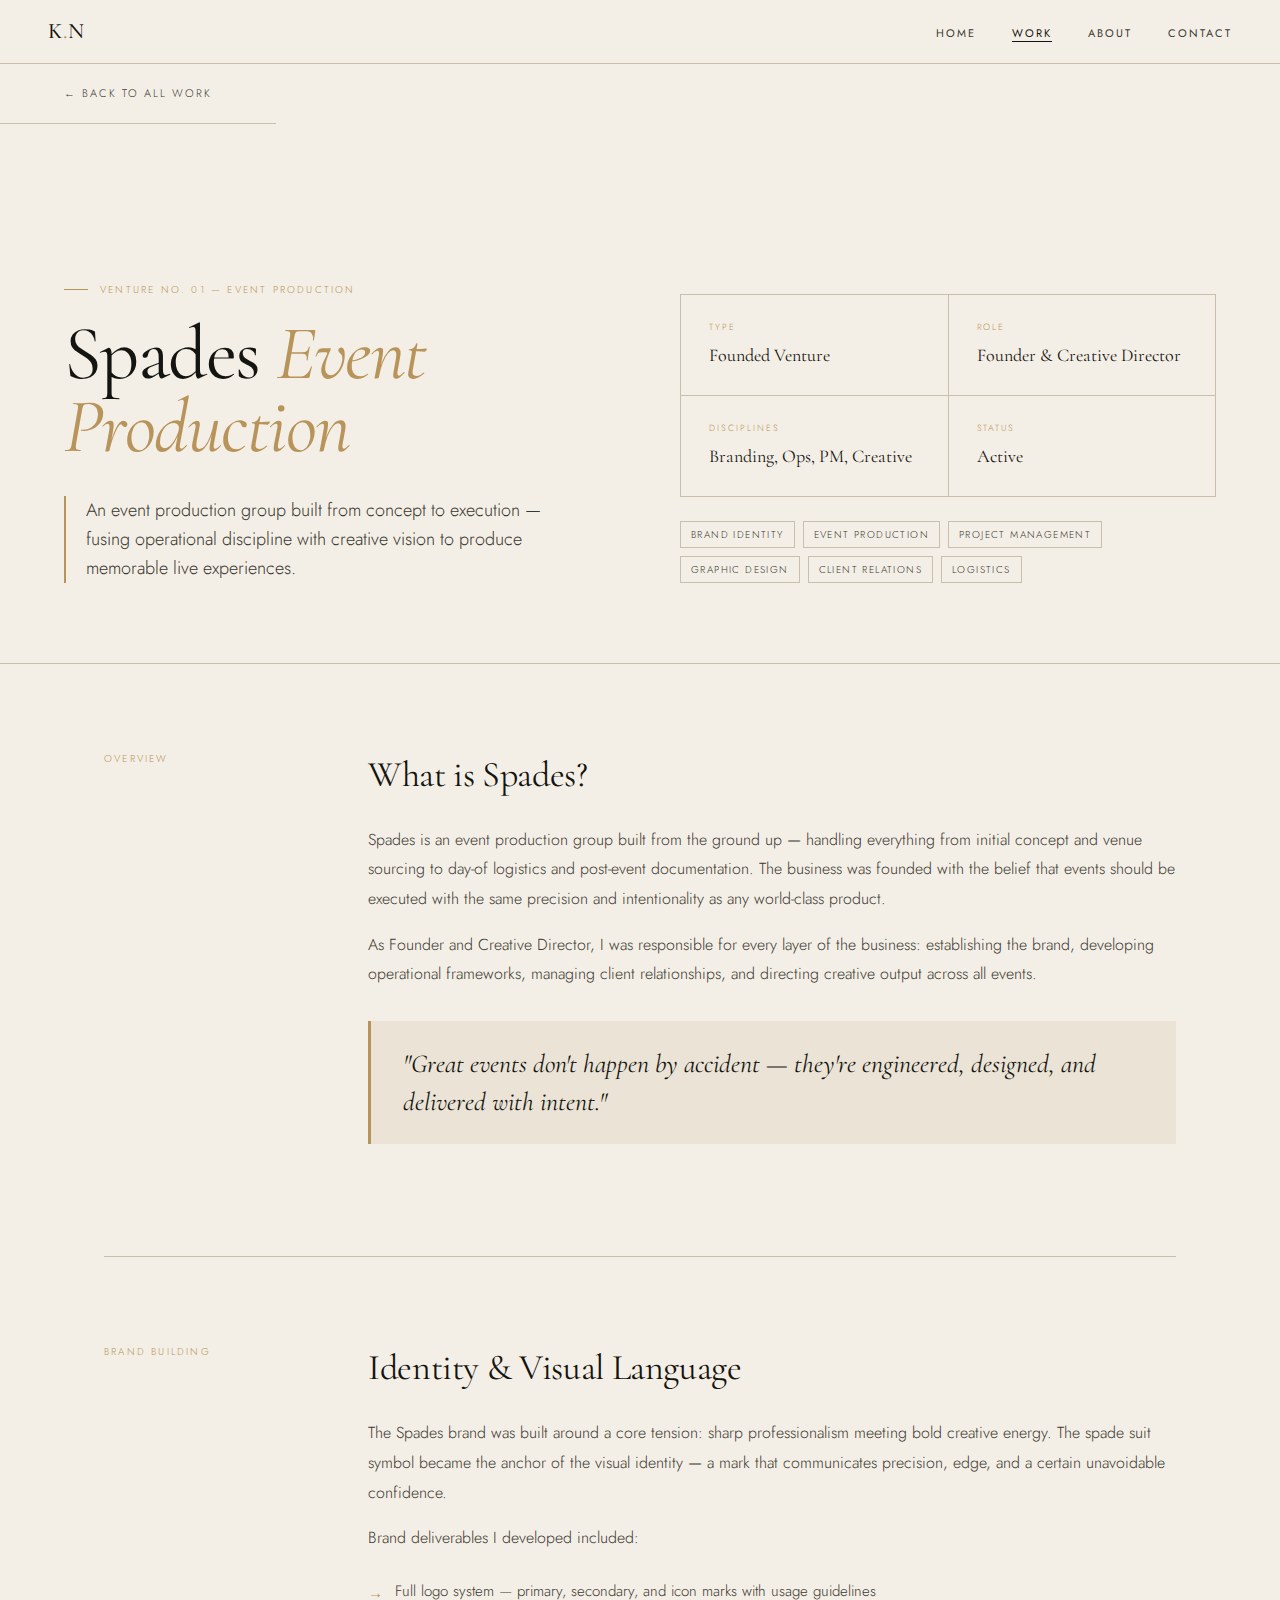
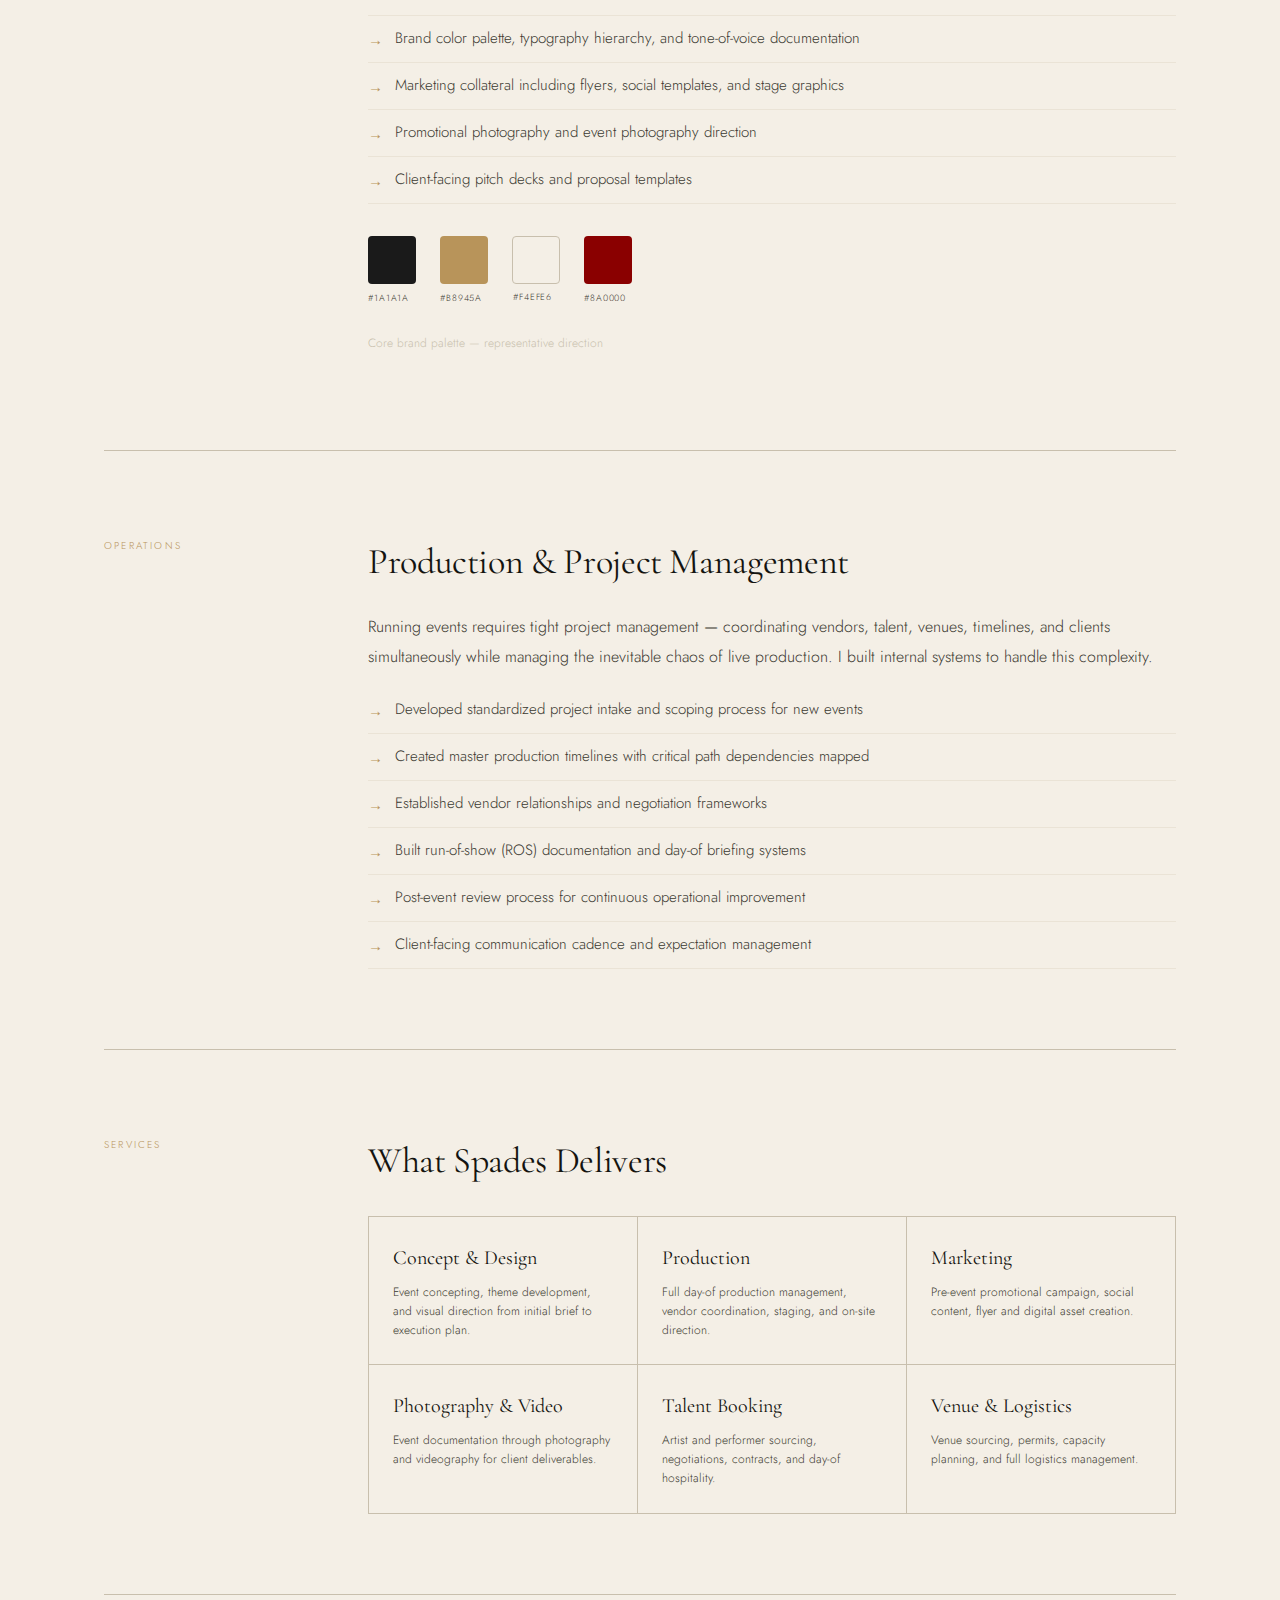
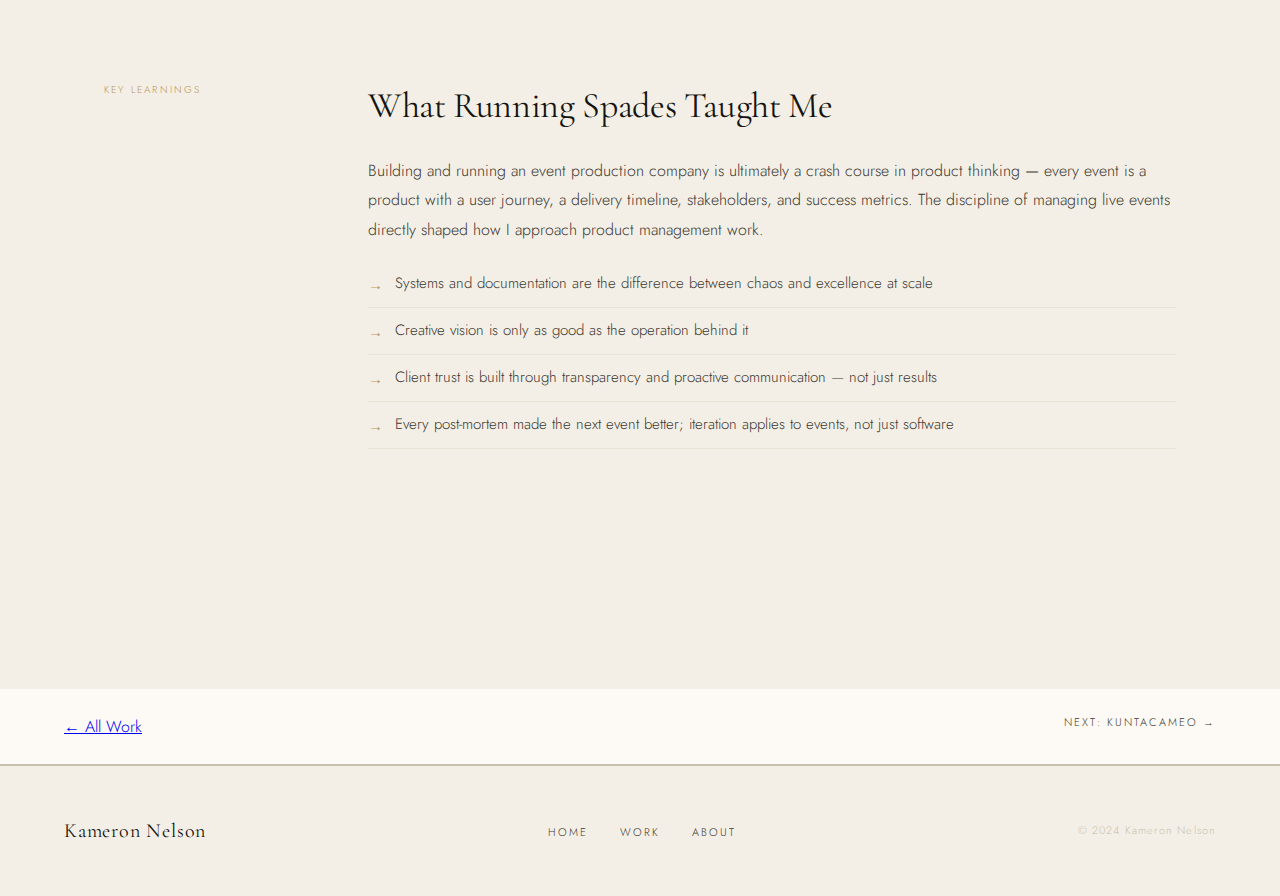
<file: Portfolio/spades.html>
<!DOCTYPE html>
<html lang="en">
<head>
  <meta charset="UTF-8" />
  <meta name="viewport" content="width=device-width, initial-scale=1.0" />
  <title>Spades Event Production — Kameron Nelson</title>
  <link rel="stylesheet" href="styles.css" />
  <style>
    .spades-icon {
      font-size: 200px;
      font-family: 'Cormorant Garamond', serif;
      font-weight: 300;
      color: var(--cream-dark);
      line-height: 1;
      display: flex;
      align-items: flex-end;
      justify-content: flex-end;
    }
    .brand-palette {
      display: flex;
      gap: 12px;
      margin-top: 20px;
    }
    .swatch {
      width: 48px;
      height: 48px;
      border-radius: 4px;
      position: relative;
    }
    .swatch span {
      position: absolute;
      bottom: -22px;
      left: 0;
      font-size: 9px;
      letter-spacing: 0.1em;
      color: var(--ink-light);
      white-space: nowrap;
    }
    .service-grid {
      display: grid;
      grid-template-columns: repeat(3, 1fr);
      gap: 1px;
      background: var(--rule);
      border: 1px solid var(--rule);
      margin-top: 24px;
    }
    .service-item {
      background: var(--cream);
      padding: 24px;
    }
    .service-name {
      font-family: 'Cormorant Garamond', serif;
      font-size: 20px;
      font-weight: 400;
      margin-bottom: 8px;
    }
    .service-desc {
      font-size: 12px;
      font-weight: 300;
      color: var(--ink-light);
      line-height: 1.6;
    }
    .nav-case {
      display: flex;
      justify-content: space-between;
      padding: 24px 64px;
      border-bottom: 1px solid var(--rule);
      background: var(--white);
    }
    .nav-prev-next {
      display: flex;
      gap: 32px;
    }
    .nav-prev-next a {
      font-size: 11px;
      letter-spacing: 0.18em;
      text-transform: uppercase;
      text-decoration: none;
      color: var(--ink-light);
      transition: color 0.2s;
    }
    .nav-prev-next a:hover { color: var(--gold); }
    @media(max-width:900px){
      .service-grid{grid-template-columns:1fr;}
      .nav-case{padding:20px 24px;}
    }
  </style>
</head>
<body>

<nav>
  <a class="nav-logo" href="index.html">K<span>.</span>N</a>
  <ul class="nav-links">
    <li><a href="index.html">Home</a></li>
    <li><a href="index.html#work" class="active">Work</a></li>
    <li><a href="about.html">About</a></li>
    <li><a href="about.html#contact">Contact</a></li>
  </ul>
  <button class="nav-toggle" onclick="this.parentElement.querySelector('.nav-links').style.display = this.parentElement.querySelector('.nav-links').style.display === 'flex' ? 'none' : 'flex'">
    <span></span><span></span><span></span>
  </button>
</nav>

<main>
  <a class="back-link" href="index.html">
    ← Back to All Work
  </a>

  <div class="case-hero fade-in">
    <div class="case-hero-left">
      <p class="case-kicker">Venture No. 01 — Event Production</p>
      <h1 class="case-title">Spades <em>Event<br>Production</em></h1>
      <p class="case-subtitle">An event production group built from concept to execution — fusing operational discipline with creative vision to produce memorable live experiences.</p>
    </div>
    <div>
      <div class="case-meta">
        <div class="case-meta-item">
          <div class="case-meta-label">Type</div>
          <div class="case-meta-value">Founded Venture</div>
        </div>
        <div class="case-meta-item">
          <div class="case-meta-label">Role</div>
          <div class="case-meta-value">Founder & Creative Director</div>
        </div>
        <div class="case-meta-item">
          <div class="case-meta-label">Disciplines</div>
          <div class="case-meta-value">Branding, Ops, PM, Creative</div>
        </div>
        <div class="case-meta-item">
          <div class="case-meta-label">Status</div>
          <div class="case-meta-value">Active</div>
        </div>
      </div>
      <div style="margin-top:24px;">
        <div class="role-tags">
          <span class="tag">Brand Identity</span>
          <span class="tag">Event Production</span>
          <span class="tag">Project Management</span>
          <span class="tag">Graphic Design</span>
          <span class="tag">Client Relations</span>
          <span class="tag">Logistics</span>
        </div>
      </div>
    </div>
  </div>

  <div class="case-body">

    <div class="case-section fade-in">
      <div class="case-section-label">Overview</div>
      <div class="case-section-content">
        <h3>What is Spades?</h3>
        <p>Spades is an event production group built from the ground up — handling everything from initial concept and venue sourcing to day-of logistics and post-event documentation. The business was founded with the belief that events should be executed with the same precision and intentionality as any world-class product.</p>
        <p>As Founder and Creative Director, I was responsible for every layer of the business: establishing the brand, developing operational frameworks, managing client relationships, and directing creative output across all events.</p>

        <div class="pull-quote">
          <p>"Great events don't happen by accident — they're engineered, designed, and delivered with intent."</p>
        </div>
      </div>
    </div>

    <div class="case-section fade-in">
      <div class="case-section-label">Brand Building</div>
      <div class="case-section-content">
        <h3>Identity & Visual Language</h3>
        <p>The Spades brand was built around a core tension: sharp professionalism meeting bold creative energy. The spade suit symbol became the anchor of the visual identity — a mark that communicates precision, edge, and a certain unavoidable confidence.</p>
        <p>Brand deliverables I developed included:</p>
        <ul>
          <li>Full logo system — primary, secondary, and icon marks with usage guidelines</li>
          <li>Brand color palette, typography hierarchy, and tone-of-voice documentation</li>
          <li>Marketing collateral including flyers, social templates, and stage graphics</li>
          <li>Promotional photography and event photography direction</li>
          <li>Client-facing pitch decks and proposal templates</li>
        </ul>

        <div class="brand-palette" style="margin-top: 32px;">
          <div>
            <div class="swatch" style="background:#1A1A1A;"><span>#1A1A1A</span></div>
          </div>
          <div style="margin-left: 12px;">
            <div class="swatch" style="background:#B8945A;"><span>#B8945A</span></div>
          </div>
          <div style="margin-left: 12px;">
            <div class="swatch" style="background:#F4EFE6; border: 1px solid var(--rule);"><span>#F4EFE6</span></div>
          </div>
          <div style="margin-left: 12px;">
            <div class="swatch" style="background:#8A0000;"><span>#8A0000</span></div>
          </div>
        </div>
        <p style="margin-top: 48px; font-size: 12px; color: var(--rule);">Core brand palette — representative direction</p>
      </div>
    </div>

    <div class="case-section fade-in">
      <div class="case-section-label">Operations</div>
      <div class="case-section-content">
        <h3>Production & Project Management</h3>
        <p>Running events requires tight project management — coordinating vendors, talent, venues, timelines, and clients simultaneously while managing the inevitable chaos of live production. I built internal systems to handle this complexity.</p>
        <ul>
          <li>Developed standardized project intake and scoping process for new events</li>
          <li>Created master production timelines with critical path dependencies mapped</li>
          <li>Established vendor relationships and negotiation frameworks</li>
          <li>Built run-of-show (ROS) documentation and day-of briefing systems</li>
          <li>Post-event review process for continuous operational improvement</li>
          <li>Client-facing communication cadence and expectation management</li>
        </ul>
      </div>
    </div>

    <div class="case-section fade-in">
      <div class="case-section-label">Services</div>
      <div class="case-section-content">
        <h3>What Spades Delivers</h3>
        <div class="service-grid">
          <div class="service-item">
            <div class="service-name">Concept & Design</div>
            <div class="service-desc">Event concepting, theme development, and visual direction from initial brief to execution plan.</div>
          </div>
          <div class="service-item">
            <div class="service-name">Production</div>
            <div class="service-desc">Full day-of production management, vendor coordination, staging, and on-site direction.</div>
          </div>
          <div class="service-item">
            <div class="service-name">Marketing</div>
            <div class="service-desc">Pre-event promotional campaign, social content, flyer and digital asset creation.</div>
          </div>
          <div class="service-item">
            <div class="service-name">Photography & Video</div>
            <div class="service-desc">Event documentation through photography and videography for client deliverables.</div>
          </div>
          <div class="service-item">
            <div class="service-name">Talent Booking</div>
            <div class="service-desc">Artist and performer sourcing, negotiations, contracts, and day-of hospitality.</div>
          </div>
          <div class="service-item">
            <div class="service-name">Venue & Logistics</div>
            <div class="service-desc">Venue sourcing, permits, capacity planning, and full logistics management.</div>
          </div>
        </div>
      </div>
    </div>

    <div class="case-section fade-in">
      <div class="case-section-label">Key Learnings</div>
      <div class="case-section-content">
        <h3>What Running Spades Taught Me</h3>
        <p>Building and running an event production company is ultimately a crash course in product thinking — every event is a product with a user journey, a delivery timeline, stakeholders, and success metrics. The discipline of managing live events directly shaped how I approach product management work.</p>
        <ul>
          <li>Systems and documentation are the difference between chaos and excellence at scale</li>
          <li>Creative vision is only as good as the operation behind it</li>
          <li>Client trust is built through transparency and proactive communication — not just results</li>
          <li>Every post-mortem made the next event better; iteration applies to events, not just software</li>
        </ul>
      </div>
    </div>

  </div>

  <div class="nav-case">
    <a href="index.html#work">← All Work</a>
    <div class="nav-prev-next">
      <a href="kuntacameo.html">Next: KuntaCameo →</a>
    </div>
  </div>

  <footer>
    <span class="footer-name">Kameron Nelson</span>
    <ul class="footer-links">
      <li><a href="index.html">Home</a></li>
      <li><a href="index.html#work">Work</a></li>
      <li><a href="about.html">About</a></li>
    </ul>
    <span class="footer-copy">© 2024 Kameron Nelson</span>
  </footer>
</main>

</body>
</html>
</file>
<file: Portfolio/styles.css>
@import url('https://fonts.googleapis.com/css2?family=Cormorant+Garamond:ital,wght@0,300;0,400;0,500;0,600;0,700;1,300;1,400;1,500&family=Jost:wght@300;400;500;600&family=Playfair+Display:ital,wght@1,400;1,700&display=swap');

:root {
  --cream: #F4EFE6;
  --cream-dark: #EAE3D6;
  --ink: #141410;
  --ink-light: #3A3830;
  --gold: #B8945A;
  --gold-light: #D4AA72;
  --rule: #C8BFAD;
  --white: #FDFAF5;
}

*, *::before, *::after { box-sizing: border-box; margin: 0; padding: 0; }

html { scroll-behavior: smooth; }

body {
  background-color: var(--cream);
  color: var(--ink);
  font-family: 'Jost', sans-serif;
  font-weight: 300;
  font-size: 16px;
  line-height: 1.7;
  -webkit-font-smoothing: antialiased;
}

/* ─── NAV ─────────────────────────────────────────────── */
nav {
  position: fixed;
  top: 0; left: 0; right: 0;
  z-index: 100;
  background: var(--cream);
  border-bottom: 1px solid var(--rule);
  display: flex;
  align-items: center;
  justify-content: space-between;
  padding: 0 48px;
  height: 64px;
}

.nav-logo {
  font-family: 'Cormorant Garamond', serif;
  font-weight: 500;
  font-size: 22px;
  letter-spacing: 0.04em;
  color: var(--ink);
  text-decoration: none;
}

.nav-logo span { color: var(--gold); }

.nav-links {
  display: flex;
  gap: 36px;
  list-style: none;
}

.nav-links a {
  font-family: 'Jost', sans-serif;
  font-weight: 400;
  font-size: 11px;
  letter-spacing: 0.18em;
  text-transform: uppercase;
  text-decoration: none;
  color: var(--ink-light);
  transition: color 0.2s;
}

.nav-links a:hover { color: var(--gold); }
.nav-links a.active { color: var(--ink); border-bottom: 1px solid var(--ink); }

.nav-toggle {
  display: none;
  flex-direction: column;
  gap: 5px;
  cursor: pointer;
  background: none;
  border: none;
}
.nav-toggle span {
  display: block;
  width: 24px;
  height: 1px;
  background: var(--ink);
  transition: all 0.3s;
}

/* ─── PAGE WRAPPER ────────────────────────────────────── */
main { padding-top: 64px; }

/* ─── HERO ────────────────────────────────────────────── */
.hero {
  min-height: 100vh;
  display: grid;
  grid-template-columns: 1fr 1fr;
  position: relative;
  overflow: hidden;
}

.hero-left {
  display: flex;
  flex-direction: column;
  justify-content: flex-end;
  padding: 80px 64px;
  border-right: 1px solid var(--rule);
}

.hero-right {
  display: flex;
  flex-direction: column;
  justify-content: space-between;
  padding: 80px 64px;
}

.hero-issue {
  font-size: 10px;
  letter-spacing: 0.22em;
  text-transform: uppercase;
  color: var(--gold);
  margin-bottom: 24px;
}

.hero-name {
  font-family: 'Cormorant Garamond', serif;
  font-weight: 300;
  font-size: clamp(64px, 8vw, 110px);
  line-height: 0.92;
  letter-spacing: -0.02em;
  margin-bottom: 32px;
}

.hero-name em {
  font-style: italic;
  color: var(--gold);
}

.hero-descriptor {
  font-size: 11px;
  letter-spacing: 0.2em;
  text-transform: uppercase;
  color: var(--ink-light);
  display: flex;
  align-items: center;
  gap: 16px;
  margin-bottom: 48px;
}

.hero-descriptor::before {
  content: '';
  width: 40px;
  height: 1px;
  background: var(--gold);
}

.hero-disciplines {
  list-style: none;
  display: flex;
  flex-direction: column;
  gap: 10px;
}

.hero-disciplines li {
  font-family: 'Cormorant Garamond', serif;
  font-size: 28px;
  font-weight: 400;
  letter-spacing: 0.02em;
  color: var(--ink-light);
  display: flex;
  align-items: center;
  gap: 16px;
}

.hero-disciplines li::before {
  content: '';
  width: 6px;
  height: 6px;
  border-radius: 50%;
  background: var(--gold);
  flex-shrink: 0;
}

.hero-cta {
  display: inline-flex;
  align-items: center;
  gap: 12px;
  font-size: 11px;
  letter-spacing: 0.18em;
  text-transform: uppercase;
  color: var(--ink);
  text-decoration: none;
  border-bottom: 1px solid var(--ink);
  padding-bottom: 2px;
  transition: color 0.2s, border-color 0.2s;
}

.hero-cta:hover { color: var(--gold); border-color: var(--gold); }

.hero-scroll-line {
  width: 1px;
  height: 80px;
  background: linear-gradient(to bottom, var(--rule), transparent);
  margin: 0 auto;
  animation: pulse 2s ease-in-out infinite;
}

@keyframes pulse { 0%,100%{opacity:1} 50%{opacity:0.3} }

.hero-vol {
  font-size: 10px;
  letter-spacing: 0.22em;
  text-transform: uppercase;
  color: var(--gold);
  writing-mode: vertical-rl;
  transform: rotate(180deg);
}

/* ─── SECTION HEADERS ─────────────────────────────────── */
.section-header {
  padding: 80px 64px 48px;
  border-bottom: 1px solid var(--rule);
  display: flex;
  align-items: baseline;
  gap: 32px;
}

.section-number {
  font-family: 'Cormorant Garamond', serif;
  font-size: 72px;
  font-weight: 300;
  color: var(--cream-dark);
  line-height: 1;
  flex-shrink: 0;
}

.section-title {
  font-family: 'Cormorant Garamond', serif;
  font-size: clamp(36px, 5vw, 60px);
  font-weight: 400;
  letter-spacing: -0.02em;
  line-height: 1;
}

.section-title em { font-style: italic; color: var(--gold); }

/* ─── WORK GRID ───────────────────────────────────────── */
.work-grid {
  display: grid;
  grid-template-columns: 1fr 1fr;
  border-top: 1px solid var(--rule);
}

.work-card {
  border-right: 1px solid var(--rule);
  border-bottom: 1px solid var(--rule);
  padding: 48px;
  text-decoration: none;
  color: inherit;
  display: block;
  transition: background 0.3s;
  position: relative;
  overflow: hidden;
}

.work-card:nth-child(even) { border-right: none; }

.work-card:hover { background: var(--cream-dark); }

.work-card-label {
  font-size: 10px;
  letter-spacing: 0.22em;
  text-transform: uppercase;
  color: var(--gold);
  margin-bottom: 16px;
}

.work-card-title {
  font-family: 'Cormorant Garamond', serif;
  font-size: clamp(36px, 4vw, 52px);
  font-weight: 400;
  line-height: 1.0;
  letter-spacing: -0.02em;
  margin-bottom: 16px;
}

.work-card-title em { font-style: italic; }

.work-card-desc {
  font-size: 14px;
  font-weight: 300;
  color: var(--ink-light);
  line-height: 1.6;
  margin-bottom: 32px;
  max-width: 400px;
}

.work-card-meta {
  display: flex;
  gap: 20px;
  flex-wrap: wrap;
}

.tag {
  font-size: 10px;
  letter-spacing: 0.14em;
  text-transform: uppercase;
  border: 1px solid var(--rule);
  padding: 4px 10px;
  color: var(--ink-light);
}

.work-card-number {
  position: absolute;
  bottom: 24px;
  right: 36px;
  font-family: 'Cormorant Garamond', serif;
  font-size: 80px;
  font-weight: 300;
  color: var(--cream-dark);
  line-height: 1;
  transition: color 0.3s;
}

.work-card:hover .work-card-number { color: rgba(184,148,90,0.15); }

.work-card.featured {
  grid-column: 1 / -1;
  display: grid;
  grid-template-columns: 1fr 1fr;
  gap: 48px;
  border-right: none;
}

.work-card.featured .work-card-content { padding: 0; }

.work-card.nda .work-card-label::after {
  content: ' — NDA Protected';
  color: var(--ink-light);
}

/* ─── CASE STUDY PAGE ─────────────────────────────────── */
.case-hero {
  padding: 80px 64px;
  border-bottom: 1px solid var(--rule);
  display: grid;
  grid-template-columns: 1fr 1fr;
  gap: 80px;
  min-height: 60vh;
  align-items: end;
}

.case-hero-left {}

.case-kicker {
  font-size: 10px;
  letter-spacing: 0.22em;
  text-transform: uppercase;
  color: var(--gold);
  margin-bottom: 20px;
  display: flex;
  align-items: center;
  gap: 12px;
}

.case-kicker::before {
  content: '';
  width: 24px;
  height: 1px;
  background: var(--gold);
}

.case-title {
  font-family: 'Cormorant Garamond', serif;
  font-size: clamp(48px, 6vw, 84px);
  font-weight: 400;
  line-height: 0.95;
  letter-spacing: -0.02em;
  margin-bottom: 32px;
}

.case-title em { font-style: italic; color: var(--gold); }

.case-subtitle {
  font-size: 18px;
  font-weight: 300;
  color: var(--ink-light);
  line-height: 1.6;
  max-width: 480px;
  border-left: 2px solid var(--gold);
  padding-left: 20px;
}

.case-meta {
  display: grid;
  grid-template-columns: 1fr 1fr;
  gap: 1px;
  background: var(--rule);
  border: 1px solid var(--rule);
}

.case-meta-item {
  background: var(--cream);
  padding: 24px 28px;
}

.case-meta-label {
  font-size: 9px;
  letter-spacing: 0.22em;
  text-transform: uppercase;
  color: var(--gold);
  margin-bottom: 6px;
}

.case-meta-value {
  font-family: 'Cormorant Garamond', serif;
  font-size: 18px;
  font-weight: 400;
}

/* ─── NDA BANNER ──────────────────────────────────────── */
.nda-banner {
  background: var(--ink);
  color: var(--cream);
  padding: 20px 64px;
  display: flex;
  align-items: center;
  gap: 20px;
}

.nda-icon {
  width: 32px;
  height: 32px;
  border: 1px solid var(--gold);
  border-radius: 50%;
  display: flex;
  align-items: center;
  justify-content: center;
  flex-shrink: 0;
  font-size: 14px;
  color: var(--gold);
}

.nda-text { font-size: 13px; font-weight: 300; line-height: 1.5; }
.nda-text strong { font-weight: 500; color: var(--gold-light); }

/* ─── BODY CONTENT ────────────────────────────────────── */
.case-body {
  max-width: 1200px;
  margin: 0 auto;
  padding: 80px 64px;
}

.case-section {
  margin-bottom: 80px;
  display: grid;
  grid-template-columns: 200px 1fr;
  gap: 64px;
  padding-bottom: 80px;
  border-bottom: 1px solid var(--rule);
}

.case-section:last-child { border-bottom: none; }

.case-section-label {
  font-size: 10px;
  letter-spacing: 0.22em;
  text-transform: uppercase;
  color: var(--gold);
  padding-top: 6px;
}

.case-section-content h3 {
  font-family: 'Cormorant Garamond', serif;
  font-size: 36px;
  font-weight: 400;
  margin-bottom: 20px;
  letter-spacing: -0.01em;
}

.case-section-content p {
  font-size: 16px;
  font-weight: 300;
  line-height: 1.85;
  color: var(--ink-light);
  margin-bottom: 16px;
}

.case-section-content ul {
  list-style: none;
  margin-top: 16px;
}

.case-section-content ul li {
  font-size: 15px;
  font-weight: 300;
  color: var(--ink-light);
  padding: 10px 0;
  border-bottom: 1px solid var(--cream-dark);
  display: flex;
  align-items: flex-start;
  gap: 12px;
  line-height: 1.6;
}

.case-section-content ul li::before {
  content: '→';
  color: var(--gold);
  flex-shrink: 0;
  margin-top: 2px;
}

.pull-quote {
  border-left: 3px solid var(--gold);
  padding: 24px 32px;
  margin: 32px 0;
  background: var(--cream-dark);
}

.pull-quote p {
  font-family: 'Cormorant Garamond', serif;
  font-size: 26px;
  font-weight: 400;
  font-style: italic;
  line-height: 1.45;
  color: var(--ink) !important;
  margin: 0 !important;
}

.outcome-grid {
  display: grid;
  grid-template-columns: repeat(3, 1fr);
  gap: 1px;
  background: var(--rule);
  border: 1px solid var(--rule);
  margin-top: 24px;
}

.outcome-item {
  background: var(--cream);
  padding: 28px 24px;
  text-align: center;
}

.outcome-number {
  font-family: 'Cormorant Garamond', serif;
  font-size: 48px;
  font-weight: 300;
  color: var(--gold);
  line-height: 1;
  margin-bottom: 8px;
}

.outcome-label {
  font-size: 11px;
  letter-spacing: 0.14em;
  text-transform: uppercase;
  color: var(--ink-light);
}

.role-tags {
  display: flex;
  flex-wrap: wrap;
  gap: 8px;
  margin-top: 16px;
}

/* ─── ABOUT PAGE ──────────────────────────────────────── */
.about-hero {
  display: grid;
  grid-template-columns: 1fr 1fr;
  min-height: 70vh;
  border-bottom: 1px solid var(--rule);
}

.about-hero-left {
  padding: 80px 64px;
  border-right: 1px solid var(--rule);
  display: flex;
  flex-direction: column;
  justify-content: flex-end;
}

.about-hero-right {
  padding: 80px 64px;
  display: flex;
  flex-direction: column;
  justify-content: flex-end;
}

.about-body {
  display: grid;
  grid-template-columns: 1fr 1fr;
  border-bottom: 1px solid var(--rule);
}

.about-col {
  padding: 64px;
  border-right: 1px solid var(--rule);
}

.about-col:last-child { border-right: none; }

.about-col h3 {
  font-family: 'Cormorant Garamond', serif;
  font-size: 32px;
  font-weight: 400;
  margin-bottom: 24px;
  letter-spacing: -0.01em;
}

.about-col p {
  font-size: 15px;
  font-weight: 300;
  line-height: 1.85;
  color: var(--ink-light);
  margin-bottom: 16px;
}

.skills-list {
  display: grid;
  grid-template-columns: 1fr 1fr;
  gap: 10px;
  margin-top: 8px;
}

.skill-item {
  font-size: 12px;
  letter-spacing: 0.12em;
  text-transform: uppercase;
  padding: 10px 14px;
  border: 1px solid var(--rule);
  color: var(--ink-light);
  transition: all 0.2s;
}

.skill-item:hover {
  border-color: var(--gold);
  color: var(--ink);
}

.involvement-item {
  padding: 24px 0;
  border-bottom: 1px solid var(--rule);
  display: flex;
  justify-content: space-between;
  align-items: flex-start;
  gap: 24px;
}

.involvement-item:last-child { border-bottom: none; }

.involvement-name {
  font-family: 'Cormorant Garamond', serif;
  font-size: 22px;
  font-weight: 400;
  margin-bottom: 4px;
}

.involvement-desc {
  font-size: 13px;
  font-weight: 300;
  color: var(--ink-light);
  max-width: 400px;
}

.involvement-year {
  font-family: 'Cormorant Garamond', serif;
  font-size: 18px;
  font-weight: 300;
  color: var(--gold);
  flex-shrink: 0;
}

/* ─── FOOTER ──────────────────────────────────────────── */
footer {
  border-top: 1px solid var(--rule);
  padding: 48px 64px;
  display: flex;
  justify-content: space-between;
  align-items: center;
}

.footer-name {
  font-family: 'Cormorant Garamond', serif;
  font-size: 20px;
  font-weight: 400;
  letter-spacing: 0.04em;
}

.footer-links {
  display: flex;
  gap: 32px;
  list-style: none;
}

.footer-links a {
  font-size: 11px;
  letter-spacing: 0.18em;
  text-transform: uppercase;
  text-decoration: none;
  color: var(--ink-light);
  transition: color 0.2s;
}

.footer-links a:hover { color: var(--gold); }

.footer-copy {
  font-size: 11px;
  letter-spacing: 0.1em;
  color: var(--rule);
}

/* ─── BACK LINK ───────────────────────────────────────── */
.back-link {
  display: inline-flex;
  align-items: center;
  gap: 10px;
  padding: 20px 64px;
  font-size: 11px;
  letter-spacing: 0.18em;
  text-transform: uppercase;
  text-decoration: none;
  color: var(--ink-light);
  border-bottom: 1px solid var(--rule);
  transition: color 0.2s;
}

.back-link:hover { color: var(--gold); }

/* ─── UTILITY ─────────────────────────────────────────── */
.rule-line {
  border: none;
  border-top: 1px solid var(--rule);
  margin: 0;
}

.gold-dot {
  display: inline-block;
  width: 5px;
  height: 5px;
  border-radius: 50%;
  background: var(--gold);
  margin: 0 8px;
  vertical-align: middle;
}

/* ─── ANIMATIONS ──────────────────────────────────────── */
@keyframes fadeUp {
  from { opacity: 0; transform: translateY(24px); }
  to { opacity: 1; transform: translateY(0); }
}

.fade-in { animation: fadeUp 0.7s ease both; }
.fade-in-1 { animation-delay: 0.1s; }
.fade-in-2 { animation-delay: 0.25s; }
.fade-in-3 { animation-delay: 0.4s; }
.fade-in-4 { animation-delay: 0.55s; }

/* ─── RESPONSIVE ──────────────────────────────────────── */
@media (max-width: 900px) {
  nav { padding: 0 24px; }
  .nav-links { display: none; }
  .nav-toggle { display: flex; }

  .hero { grid-template-columns: 1fr; }
  .hero-right { display: none; }
  .hero-left { padding: 60px 24px; min-height: calc(100vh - 64px); }
  .hero-name { font-size: 60px; }

  .section-header { padding: 60px 24px 40px; }
  .work-grid { grid-template-columns: 1fr; }
  .work-card { border-right: none; }
  .work-card.featured { grid-column: 1; display: block; }

  .case-hero { grid-template-columns: 1fr; padding: 60px 24px; gap: 40px; }
  .nda-banner { padding: 20px 24px; }
  .case-body { padding: 60px 24px; }
  .case-section { grid-template-columns: 1fr; gap: 16px; }
  .outcome-grid { grid-template-columns: 1fr; }

  .about-hero { grid-template-columns: 1fr; }
  .about-hero-left { border-right: none; border-bottom: 1px solid var(--rule); padding: 60px 24px; }
  .about-hero-right { padding: 60px 24px; }
  .about-body { grid-template-columns: 1fr; }
  .about-col { border-right: none; padding: 48px 24px; }

  footer { flex-direction: column; gap: 24px; padding: 40px 24px; text-align: center; }
  .back-link { padding: 20px 24px; }

  .case-meta { grid-template-columns: 1fr; }
}
</file>
